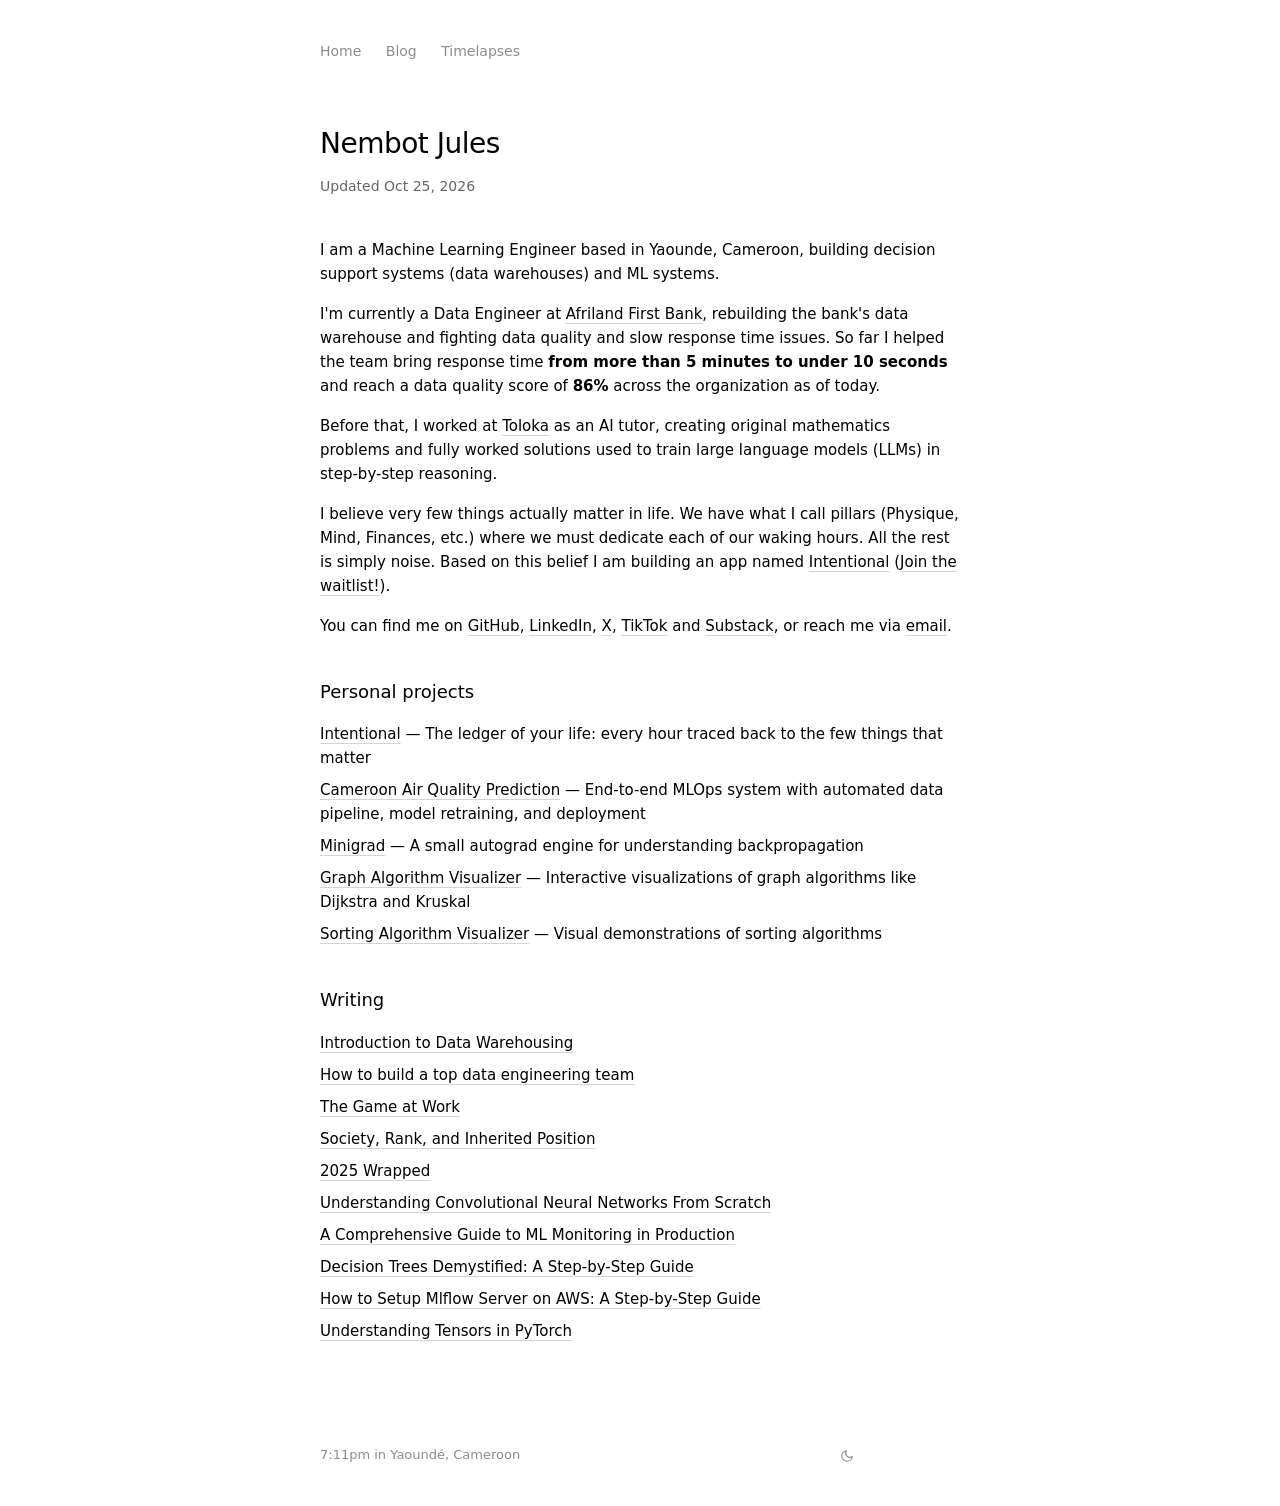
<file: index.html>
<!DOCTYPE html>
<html lang="en" data-theme="light">
<head>
    <meta charset="UTF-8">
    <meta name="viewport" content="width=device-width, initial-scale=1.0">
    <title>Nembot Jules</title>
    <meta name="description" content="Machine Learning Engineer building decision support systems and ML systems.">
    <meta property="og:title" content="Nembot Jules">
    <meta property="og:description" content="Machine Learning Engineer building decision support systems and ML systems.">
    <meta property="og:type" content="website">
    <meta property="og:url" content="https://nembotjules.vercel.app">
    <script>
        // Early theme setting to avoid flash
        (function() {
            const stored = localStorage.getItem('theme');
            const theme = stored || (window.matchMedia('(prefers-color-scheme: dark)').matches ? 'dark' : 'light');
            document.documentElement.setAttribute('data-theme', theme);
        })();
    </script>
    <style>
        @font-face {
            font-family: 'Inter';
            font-style: normal;
            font-weight: 100 900;
            font-display: swap;
            src: url('/fonts/inter-variable.woff2') format('woff2-variations');
        }
        
        :root[data-theme="light"] {
            --bg: #ffffff;
            --text: #000000;
            --text-secondary: #666666;
            --border: #e5e5e5;
            --hover-bg: #f5f5f5;
        }
        
        :root[data-theme="dark"] {
            --bg: #0a0a0a;
            --text: #f0f0f0;
            --text-secondary: #a0a0a0;
            --border: #2a2a2a;
            --hover-bg: #1a1a1a;
        }
        
        * {
            margin: 0;
            padding: 0;
            box-sizing: border-box;
        }
        
        body {
            font-family: Inter, system-ui, -apple-system, sans-serif;
            background-color: var(--bg);
            color: var(--text);
            line-height: 1.6;
            padding: 40px 20px 80px;
            max-width: 680px;
            margin: 0 auto;
            transition: background-color 0.2s, color 0.2s;
        }
        
        a {
            color: var(--text);
            text-decoration: none;
            border-bottom: 1px solid var(--text);
            transition: opacity 0.2s ease;
        }
        
        a:hover {
            opacity: 0.6;
        }
        
        nav {
            margin-bottom: 60px;
            font-size: 14px;
        }
        
        nav a {
            margin-right: 20px;
            border-bottom: none;
        }
        
        nav a:hover {
            border-bottom: 1px solid var(--text);
        }
        
        h1 {
            font-size: 28px;
            font-weight: 400;
            margin-bottom: 8px;
            letter-spacing: -0.5px;
        }
        
        .updated {
            font-size: 14px;
            color: var(--text-secondary);
            margin-bottom: 40px;
        }
        
        h2 {
            font-size: 18px;
            font-weight: 500;
            margin-top: 40px;
            margin-bottom: 16px;
        }
        
        p {
            margin-bottom: 16px;
            font-size: 15px;
        }
        
        ul {
            list-style: none;
            margin-bottom: 30px;
        }
        
        ul li {
            margin-bottom: 8px;
            font-size: 15px;
        }
        
        ul li a {
            display: inline-block;
        }
        
        .intro {
            margin-bottom: 40px;
        }
        
        footer {
            position: fixed;
            bottom: 0;
            left: 0;
            right: 0;
            background-color: var(--bg);
            border-top: 1px solid var(--border);
            padding: 12px 20px;
            display: flex;
            justify-content: space-between;
            align-items: center;
            font-size: 13px;
            transition: background-color 0.2s, border-color 0.2s;
        }
        
        .theme-toggle {
            background: none;
            border: 1px solid var(--border);
            color: var(--text);
            padding: 4px 12px;
            cursor: pointer;
            border-radius: 4px;
            font-size: 13px;
            font-family: Inter, system-ui, -apple-system, sans-serif;
            transition: background-color 0.2s, border-color 0.2s;
        }
        
        .theme-toggle:hover {
            background-color: var(--hover-bg);
        }
        
        @media (max-width: 480px) {
            body {
                padding: 30px 15px 80px;
            }
            
            h1 {
                font-size: 24px;
            }
            
            nav a {
                margin-right: 15px;
            }
            
            footer {
                font-size: 12px;
                padding: 10px 15px;
            }
            
            .theme-toggle {
                font-size: 12px;
                padding: 3px 10px;
            }
        }
    </style>
    <link rel="stylesheet" href="/assets/site.css">
</head>
<body>
    <nav>
        <a href="/index.html">Home</a>
        <a href="/blog/index.html">Blog</a>
        <a href="/timelapses.html">Timelapses</a>
    </nav>
    
    <h1>Nembot Jules</h1>
    <div class="updated" id="updated">Updated Oct 25, 2026</div>
    
    <div class="intro">
        <p>I am a Machine Learning Engineer based in Yaounde, Cameroon, building decision support systems (data warehouses) and ML systems.</p>
        
        <p>I'm currently a Data Engineer at <a href="https://www.afrilandfirstbank.com/">Afriland First Bank</a>, rebuilding the bank's data warehouse and fighting data quality and slow response time issues. So far I helped the team bring response time <strong>from more than 5 minutes to under 10 seconds</strong> and reach a data quality score of <strong>86%</strong> across the organization as of today.</p>
        
        <p>Before that, I worked at <a href="https://toloka.ai/">Toloka</a> as an AI tutor, creating original mathematics problems and fully worked solutions used to train large language models (LLMs) in step-by-step reasoning.</p>
        
        <p>I believe very few things actually matter in life. We have what I call pillars (Physique, Mind, Finances, etc.) where we must dedicate each of our waking hours. All the rest is simply noise. Based on this belief I am building an app named <a href="/intentional">Intentional</a> (<a href="/intentional#waitlist">Join the waitlist!</a>).</p>
        
        <p>You can find me on <a href="https://github.com/NembotJules">GitHub</a>, <a href="https://www.linkedin.com/in/nembotjules/">LinkedIn</a>, <a href="https://x.com/Clinton_ai">X</a>, <a href="https://www.tiktok.com/@jules_clinton">TikTok</a> and <a href="https://substack.com/@julesnembot">Substack</a>, or reach me via <a href="mailto:juniorbertrand761@gmail.com">email</a>.</p>
    </div>
    
    <h2>Personal projects</h2>
    <ul>
        <li><a href="/intentional">Intentional</a> — The ledger of your life: every hour traced back to the few things that matter</li>
        <li><a href="https://github.com/NembotJules/Cameroon-Air-Quality-Prediction">Cameroon Air Quality Prediction</a> — End-to-end MLOps system with automated data pipeline, model retraining, and deployment</li>
        <li><a href="https://github.com/NembotJules/minigrad">Minigrad</a> — A small autograd engine for understanding backpropagation</li>
        <li><a href="https://github.com/NembotJules/Graph-Algorithm-Visualizer">Graph Algorithm Visualizer</a> — Interactive visualizations of graph algorithms like Dijkstra and Kruskal</li>
        <li><a href="https://github.com/NembotJules/Sorting-Visualizer">Sorting Algorithm Visualizer</a> — Visual demonstrations of sorting algorithms</li>
    </ul>
    
    <h2>Writing</h2>
    <ul>
        <li><a href="/blog/introduction-to-data-warehousing.html">Introduction to Data Warehousing</a></li>
        <li><a href="/blog/how-to-build-a-top-data-engineering-team.html">How to build a top data engineering team</a></li>
        <li><a href="/blog/the-game-at-work.html">The Game at Work</a></li>
        <li><a href="/blog/society-rank-and-inherited-position.html">Society, Rank, and Inherited Position</a></li>
        <li><a href="/blog/2025-wrapped.html">2025 Wrapped</a></li>
        <li><a href="/blog/CNN/CNN.html">Understanding Convolutional Neural Networks From Scratch</a></li>
        <li><a href="https://medium.com/@juniorbertrand761/a-comprehensive-guide-to-ml-monitoring-in-production-e202fe1da3d0">A Comprehensive Guide to ML Monitoring in Production</a></li>
        <li><a href="https://medium.com/@juniorbertrand761/decision-trees-demystified-a-step-by-step-guide-d7ac08d6f6a1">Decision Trees Demystified: A Step-by-Step Guide</a></li>
        <li><a href="https://medium.com/@juniorbertrand761/how-to-setup-mlflow-server-on-aws-a-step-by-step-guide-10aa38a9ca5d">How to Setup Mlflow Server on AWS: A Step-by-Step Guide</a></li>
        <li><a href="https://nembotjules.bearblog.dev/understanding-tensors-dimensions-shapes-sizes-and-axes-in-pytorch/">Understanding Tensors in PyTorch</a></li>
    </ul>
    
    <footer class="site-footer">
        <p><span id="time" class="tabular-nums" style="visibility:hidden">0:00pm</span> in Yaoundé, Cameroon</p>
        <button type="button" class="theme-toggle" id="theme-toggle" aria-label="Switch to dark theme"></button>
    </footer>
    <script src="/assets/site.js"></script>
    
    <script>
        
        // Fetch last commit date
        fetch('https://api.github.com/repos/NembotJules/NembotJules.github.io/commits/main')
            .then(res => res.json())
            .then(data => {
                const date = new Date(data.commit.committer.date);
                const formatted = date.toLocaleDateString('en-US', {
                    month: 'short',
                    day: 'numeric',
                    year: 'numeric'
                });
                document.getElementById('updated').textContent = 'Updated ' + formatted;
            })
            .catch(() => {
                // Keep fallback date on error
            });
    </script>
</body>
</html>
</file>
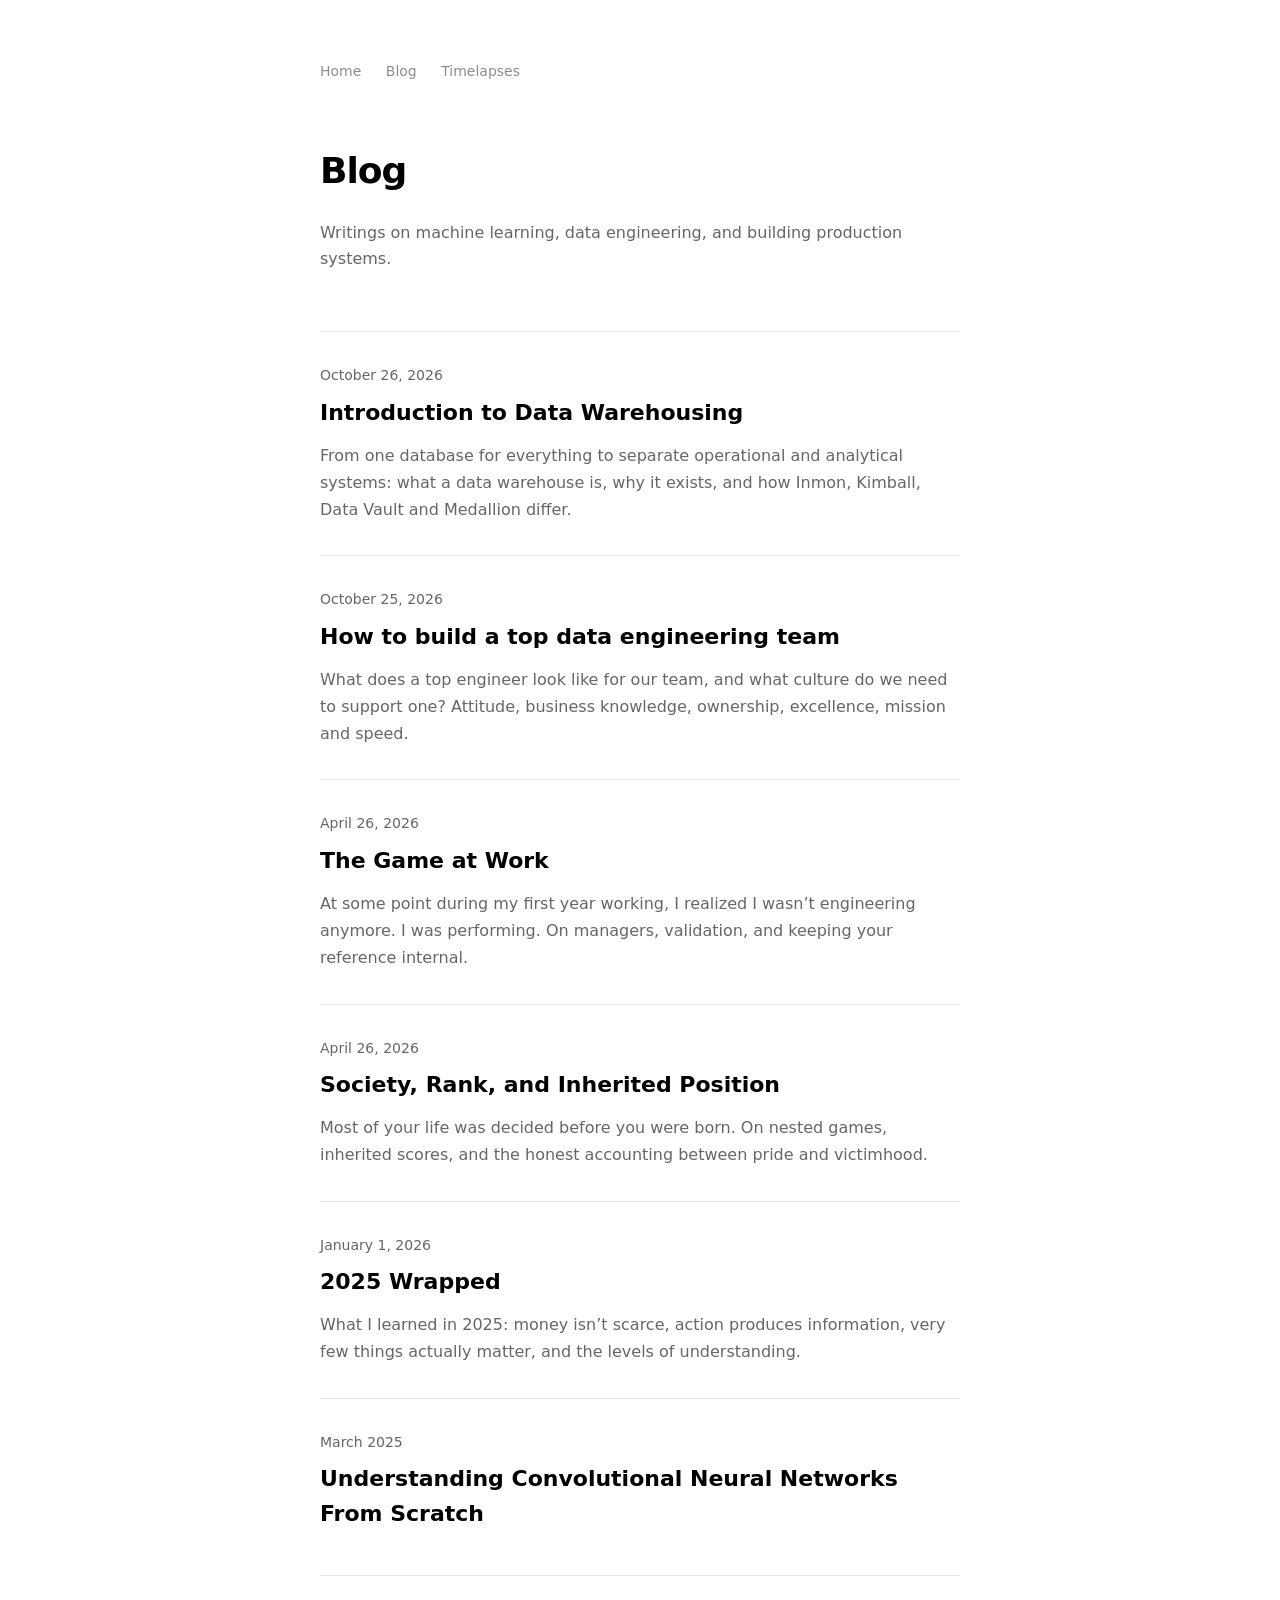
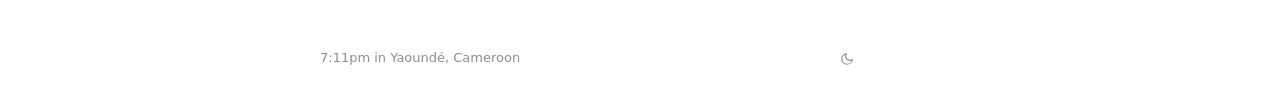
<file: blog/index.html>
<!DOCTYPE html>
<html lang="en" data-theme="light">
<head>
    <meta charset="UTF-8">
    <meta name="viewport" content="width=device-width, initial-scale=1.0">
    <title>Blog — Nembot Jules</title>
    <meta name="description" content="Writings on machine learning, data engineering, and building production ML systems.">
    <meta property="og:title" content="Blog — Nembot Jules">
    <meta property="og:description" content="Writings on machine learning, data engineering, and building production ML systems.">
    <link rel="alternate" type="application/rss+xml" title="Nembot Jules Blog" href="/blog/rss.xml">
    <script>
        // Early theme setting to avoid flash
        (function() {
            const stored = localStorage.getItem('theme');
            const theme = stored || (window.matchMedia('(prefers-color-scheme: dark)').matches ? 'dark' : 'light');
            document.documentElement.setAttribute('data-theme', theme);
        })();
    </script>
    <style>
        @font-face {
            font-family: 'Inter';
            font-style: normal;
            font-weight: 100 900;
            font-display: swap;
            src: url('/fonts/inter-variable.woff2') format('woff2-variations');
        }
        
        :root[data-theme="light"] {
            --bg: #ffffff;
            --text: #000000;
            --text-secondary: #666666;
            --border: #e5e5e5;
            --hover-bg: #fafafa;
        }
        
        :root[data-theme="dark"] {
            --bg: #0a0a0a;
            --text: #f0f0f0;
            --text-secondary: #a0a0a0;
            --border: #2a2a2a;
            --hover-bg: #1a1a1a;
        }
        
        * {
            margin: 0;
            padding: 0;
            box-sizing: border-box;
        }
        
        body {
            font-family: Inter, system-ui, -apple-system, sans-serif;
            background-color: var(--bg);
            color: var(--text);
            line-height: 1.6;
            padding: 60px 20px 80px;
            max-width: 680px;
            margin: 0 auto;
            transition: background-color 0.2s, color 0.2s;
        }
        
        a {
            color: var(--text);
            text-decoration: none;
            border-bottom: 1px solid var(--text);
            transition: opacity 0.2s ease;
        }
        
        a:hover {
            opacity: 0.6;
        }
        
        nav {
            margin-bottom: 60px;
            font-size: 14px;
        }
        
        nav a {
            margin-right: 20px;
            border-bottom: none;
        }
        
        nav a:hover {
            border-bottom: 1px solid var(--text);
        }
        
        h1 {
            font-size: 36px;
            font-weight: 600;
            margin-bottom: 20px;
            letter-spacing: -1px;
        }
        
        .subtitle {
            font-size: 16px;
            color: var(--text-secondary);
            margin-bottom: 60px;
        }
        
        .post-list {
            border-top: 1px solid var(--border);
        }
        
        .post-item {
            border-bottom: 1px solid var(--border);
            padding: 32px 0;
        }
        
        .post-item:hover {
            background-color: var(--hover-bg);
            margin-left: -20px;
            margin-right: -20px;
            padding-left: 20px;
            padding-right: 20px;
        }
        
        .post-date {
            font-size: 14px;
            color: var(--text-secondary);
            margin-bottom: 8px;
        }
        
        .post-title {
            font-size: 22px;
            font-weight: 600;
            margin-bottom: 12px;
        }
        
        .post-title a {
            border-bottom: none;
        }
        
        .post-excerpt {
            font-size: 16px;
            color: var(--text-secondary);
            line-height: 1.7;
        }
        
        footer {
            position: fixed;
            bottom: 0;
            left: 0;
            right: 0;
            background-color: var(--bg);
            border-top: 1px solid var(--border);
            padding: 12px 20px;
            display: flex;
            justify-content: space-between;
            align-items: center;
            font-size: 13px;
            transition: background-color 0.2s, border-color 0.2s;
        }
        
        .theme-toggle {
            background: none;
            border: 1px solid var(--border);
            color: var(--text);
            padding: 4px 12px;
            cursor: pointer;
            border-radius: 4px;
            font-size: 13px;
            font-family: Inter, system-ui, -apple-system, sans-serif;
            transition: background-color 0.2s, border-color 0.2s;
        }
        
        .theme-toggle:hover {
            background-color: var(--hover-bg);
        }
        
        @media (max-width: 480px) {
            body {
                padding: 40px 15px 80px;
            }
            
            h1 {
                font-size: 28px;
            }
            
            .post-title {
                font-size: 20px;
            }
            
            footer {
                font-size: 12px;
                padding: 10px 15px;
            }
            
            .theme-toggle {
                font-size: 12px;
                padding: 3px 10px;
            }
        }
    </style>
    <link rel="stylesheet" href="/assets/site.css">
</head>
<body>
    <nav>
        <a href="/index.html">Home</a>
        <a href="/blog/index.html">Blog</a>
        <a href="/timelapses.html">Timelapses</a>
    </nav>
    
    <h1>Blog</h1>
    <p class="subtitle">Writings on machine learning, data engineering, and building production systems.</p>
    
    <div class="post-list">
        <article class="post-item">
            <div class="post-date">October 26, 2026</div>
            <h2 class="post-title">
                <a href="/blog/introduction-to-data-warehousing.html">Introduction to Data Warehousing</a>
            </h2>
            <p class="post-excerpt">
                From one database for everything to separate operational and analytical systems: what a data warehouse is, why it exists, and how Inmon, Kimball, Data Vault and Medallion differ.
            </p>
        </article>
        <article class="post-item">
            <div class="post-date">October 25, 2026</div>
            <h2 class="post-title">
                <a href="/blog/how-to-build-a-top-data-engineering-team.html">How to build a top data engineering team</a>
            </h2>
            <p class="post-excerpt">
                What does a top engineer look like for our team, and what culture do we need to support one? Attitude, business knowledge, ownership, excellence, mission and speed.
            </p>
        </article>
        <article class="post-item">
            <div class="post-date">April 26, 2026</div>
            <h2 class="post-title">
                <a href="/blog/the-game-at-work.html">The Game at Work</a>
            </h2>
            <p class="post-excerpt">
                At some point during my first year working, I realized I wasn’t engineering anymore. I was performing. On managers, validation, and keeping your reference internal.
            </p>
        </article>
        <article class="post-item">
            <div class="post-date">April 26, 2026</div>
            <h2 class="post-title">
                <a href="/blog/society-rank-and-inherited-position.html">Society, Rank, and Inherited Position</a>
            </h2>
            <p class="post-excerpt">
                Most of your life was decided before you were born. On nested games, inherited scores, and the honest accounting between pride and victimhood.
            </p>
        </article>
        <article class="post-item">
            <div class="post-date">January 1, 2026</div>
            <h2 class="post-title">
                <a href="/blog/2025-wrapped.html">2025 Wrapped</a>
            </h2>
            <p class="post-excerpt">
                What I learned in 2025: money isn’t scarce, action produces information, very few things actually matter, and the levels of understanding.
            </p>
        </article>
        <article class="post-item">
            <div class="post-date">March 2025</div>
            <h2 class="post-title">
                <a href="/blog/CNN/CNN.html">Understanding Convolutional Neural Networks From Scratch</a>
            </h2>
        </article>
    </div>
    
    <footer class="site-footer">
        <p><span id="time" class="tabular-nums" style="visibility:hidden">0:00pm</span> in Yaoundé, Cameroon</p>
        <button type="button" class="theme-toggle" id="theme-toggle" aria-label="Switch to dark theme"></button>
    </footer>
    <script src="/assets/site.js"></script>
    
    </body>
</html>
</file>
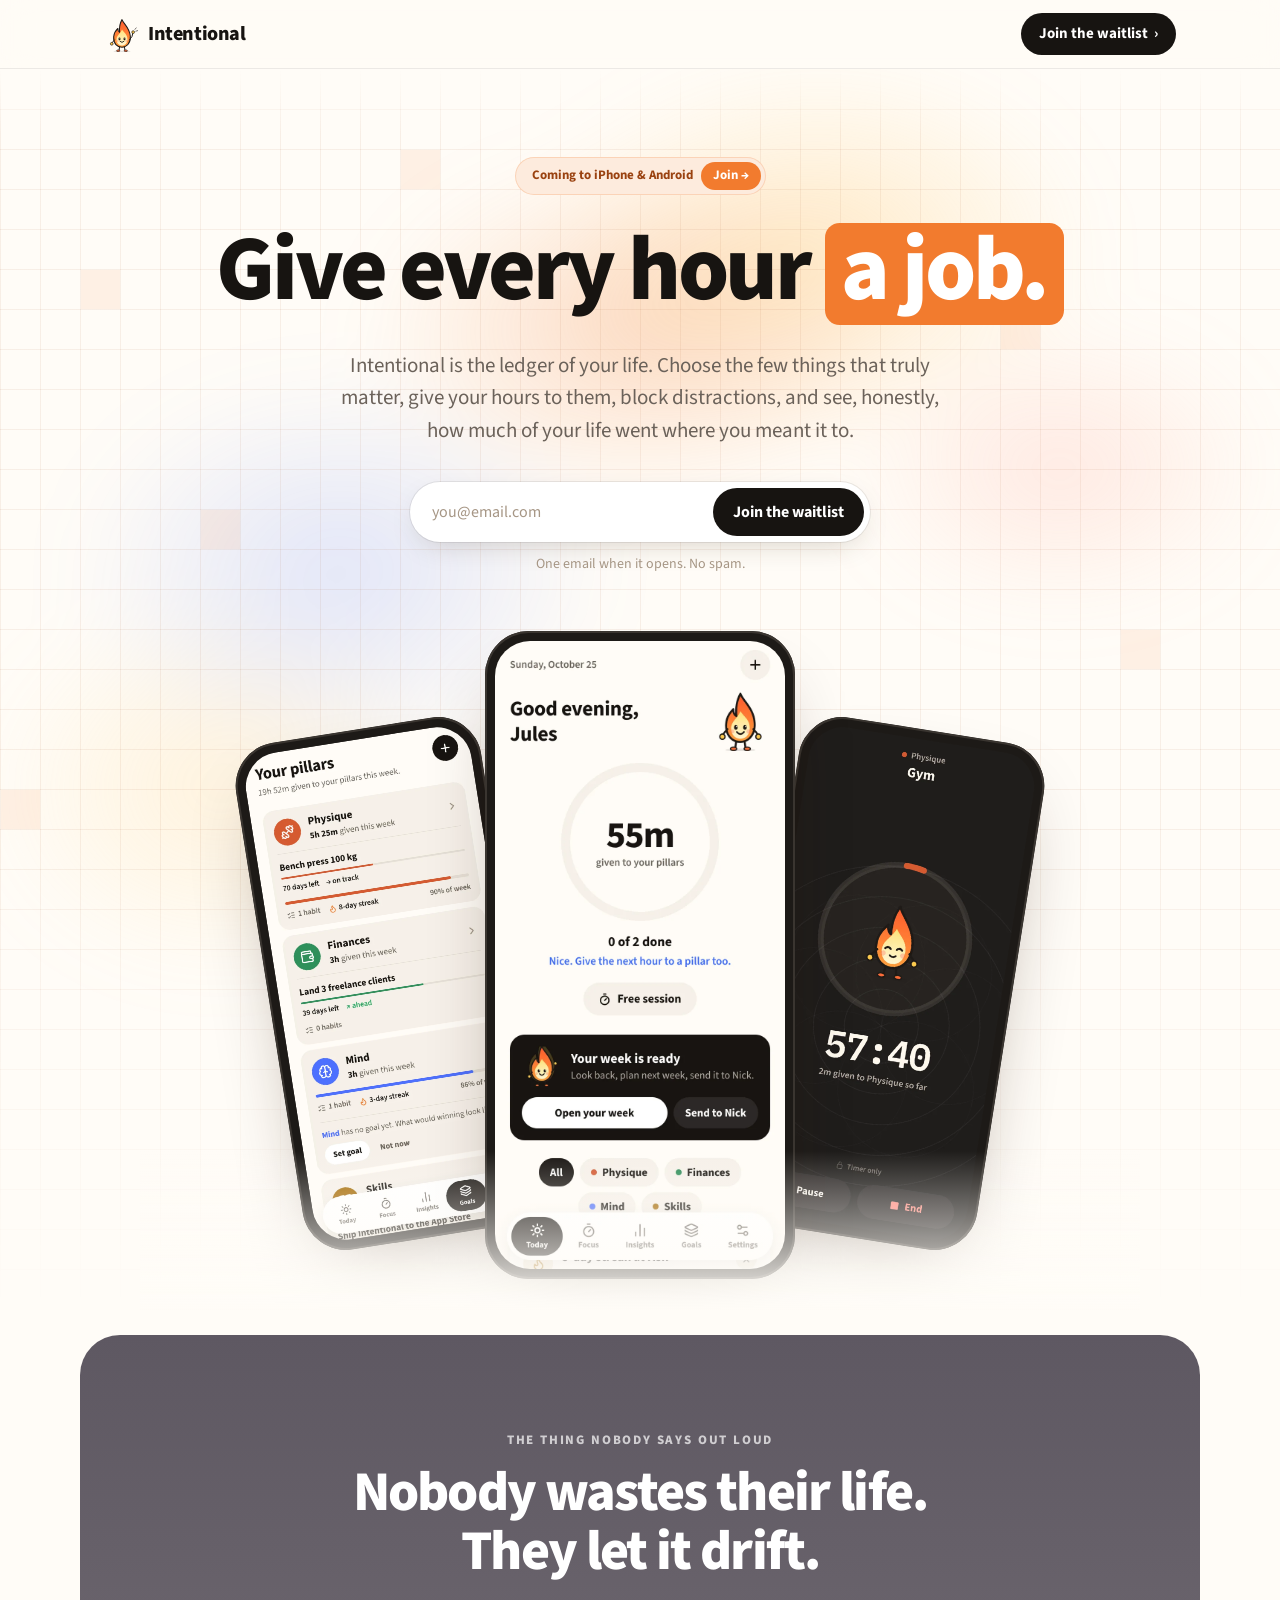
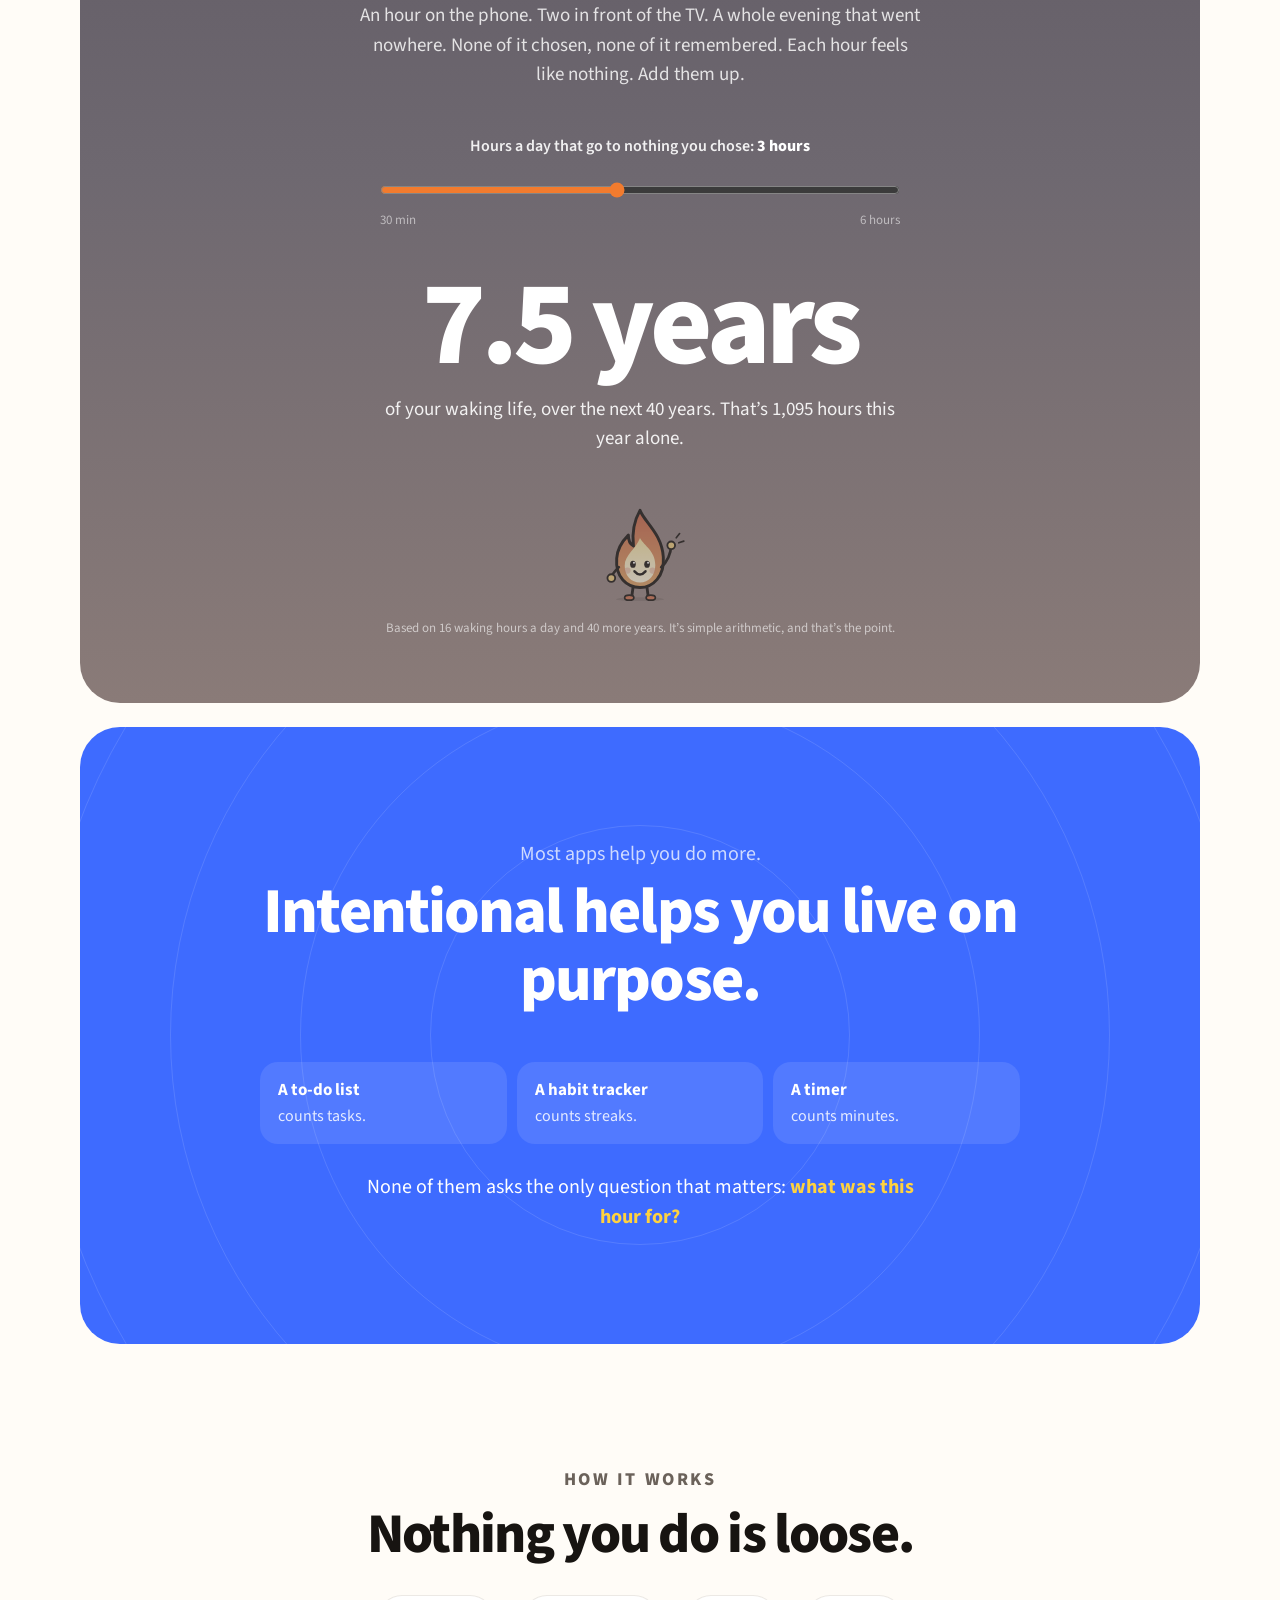
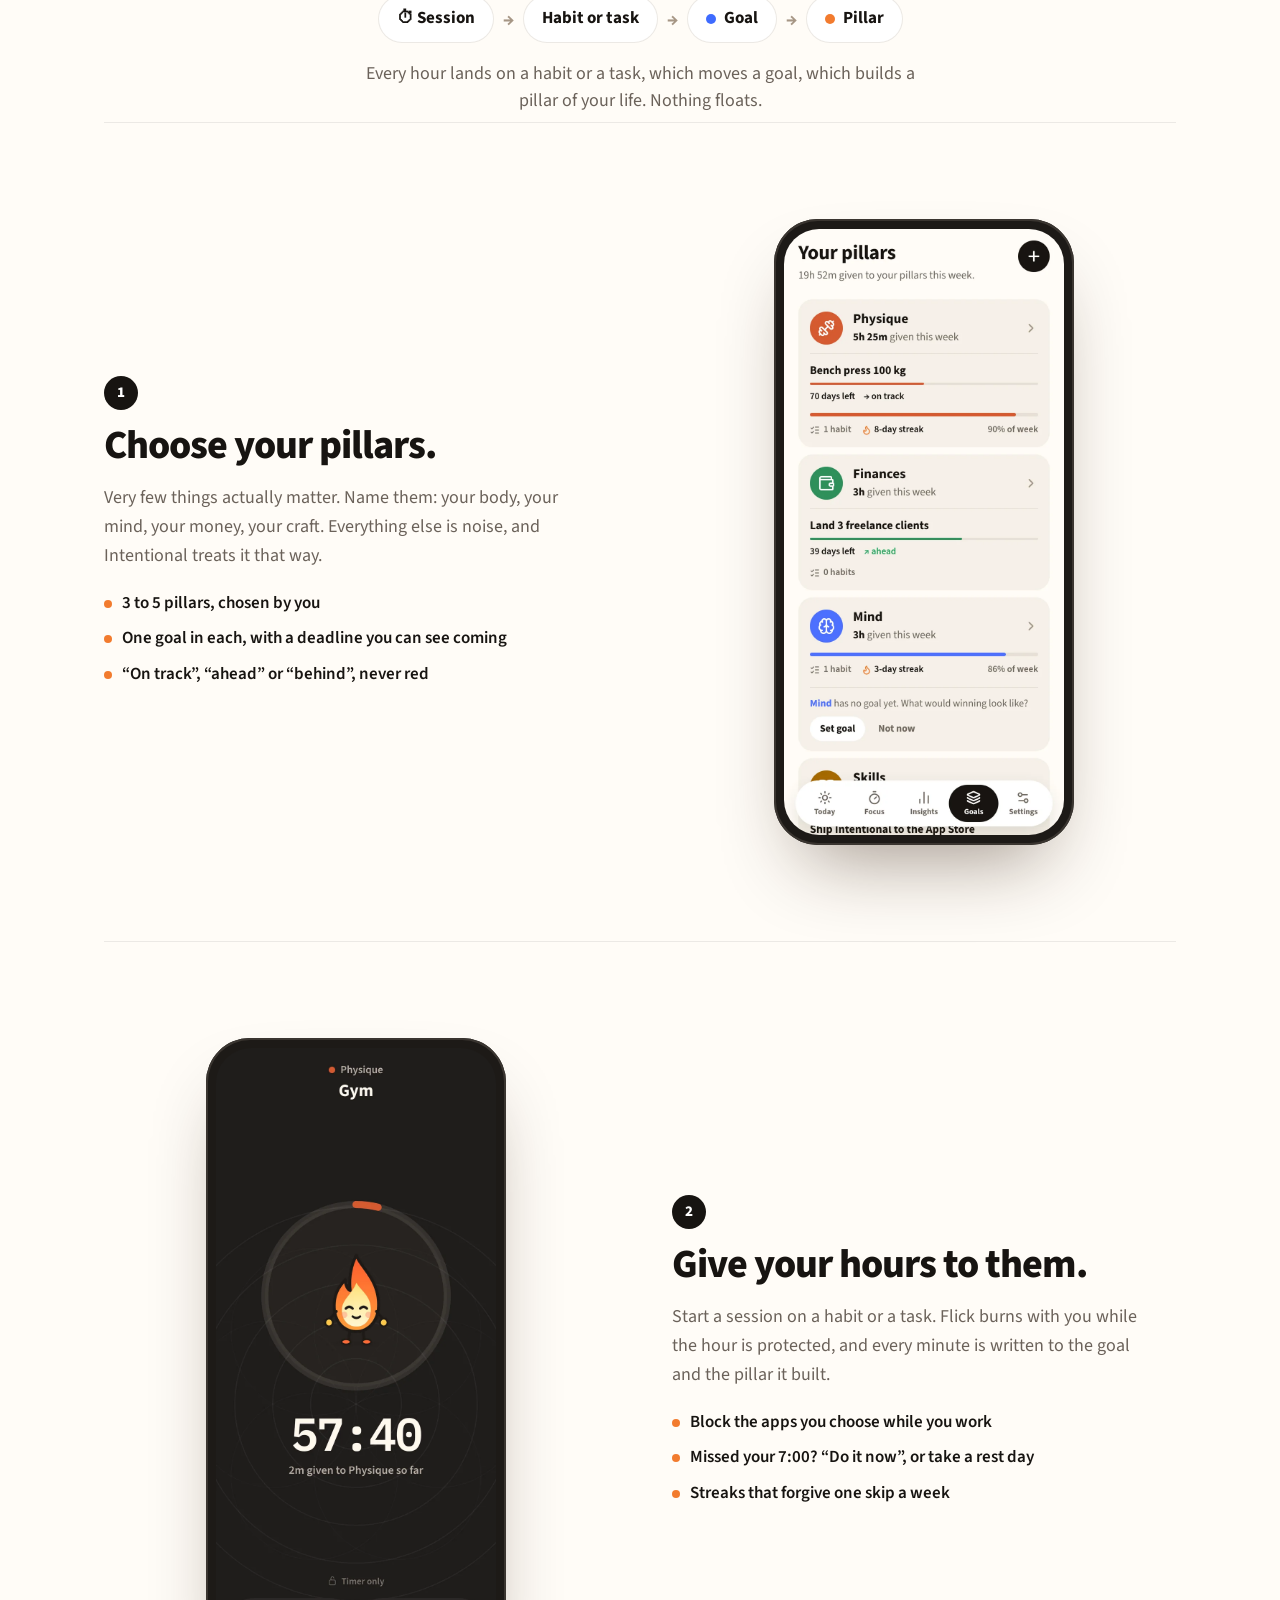
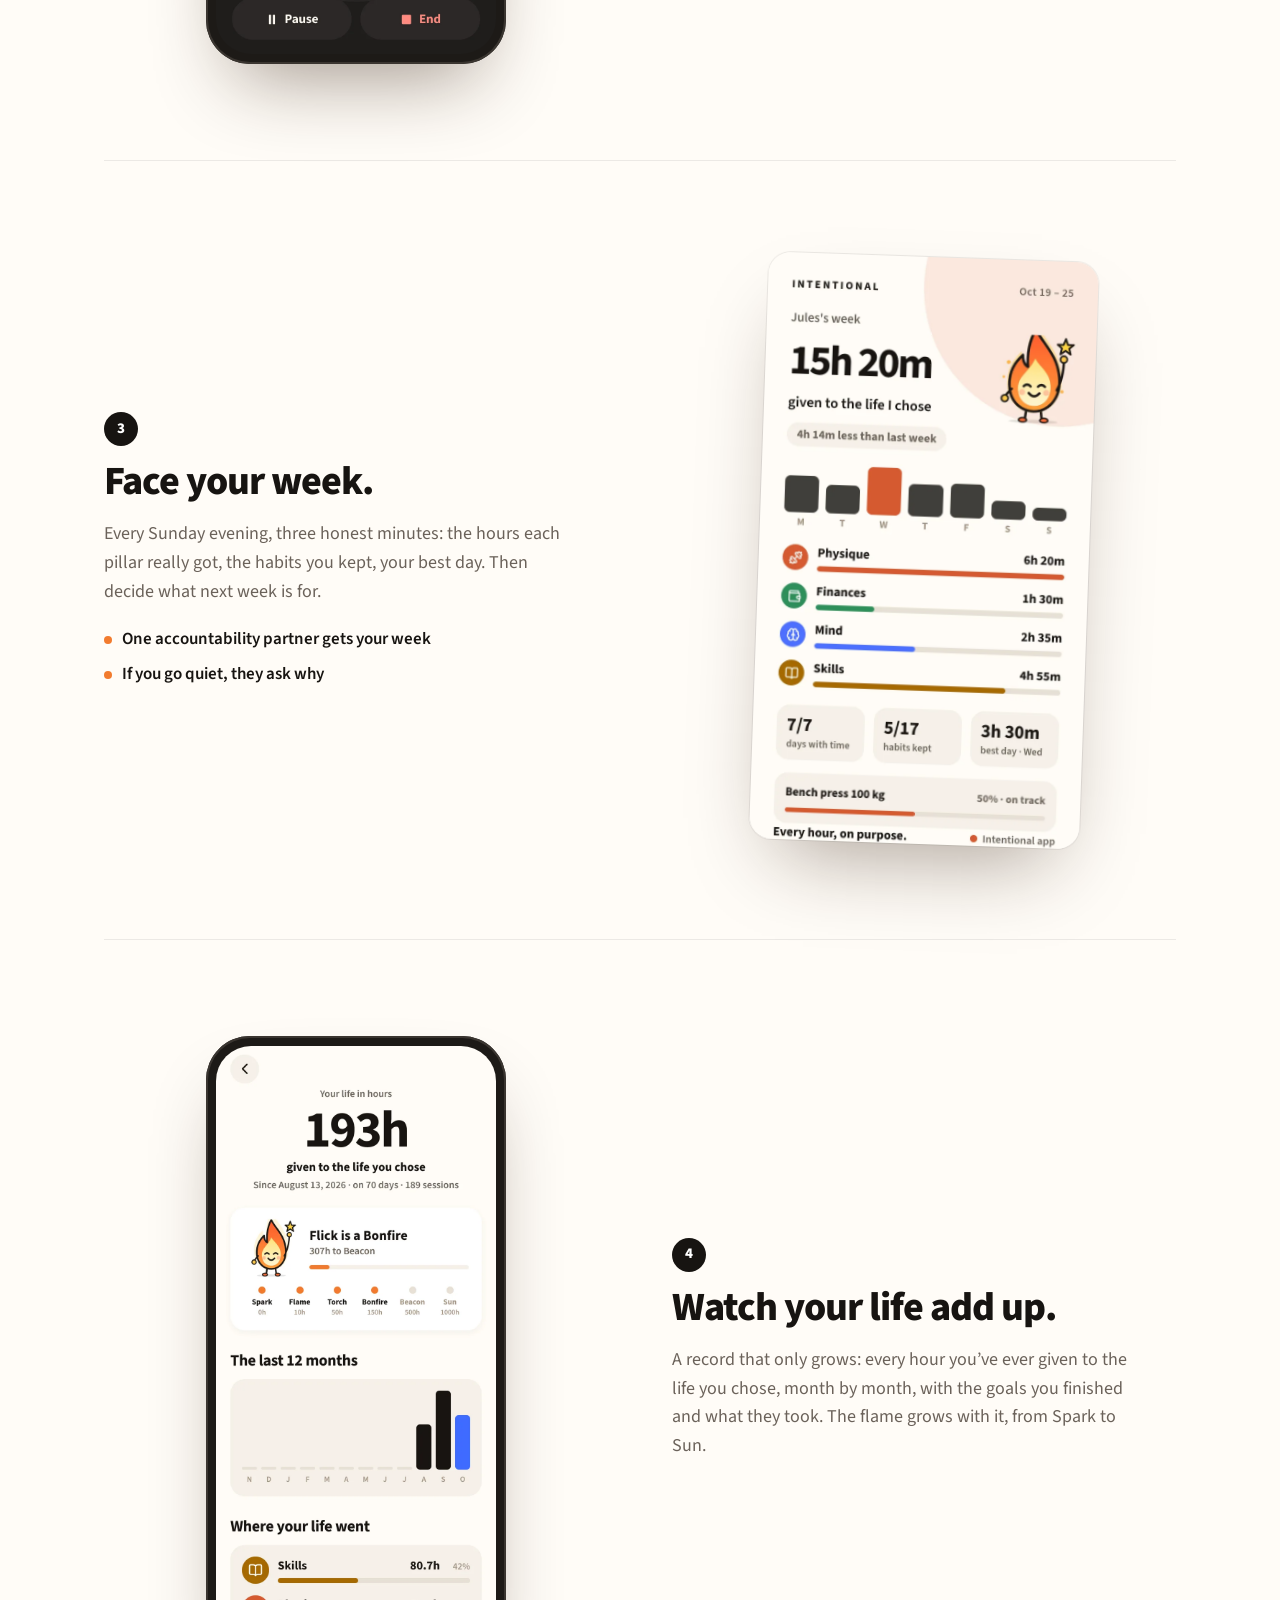
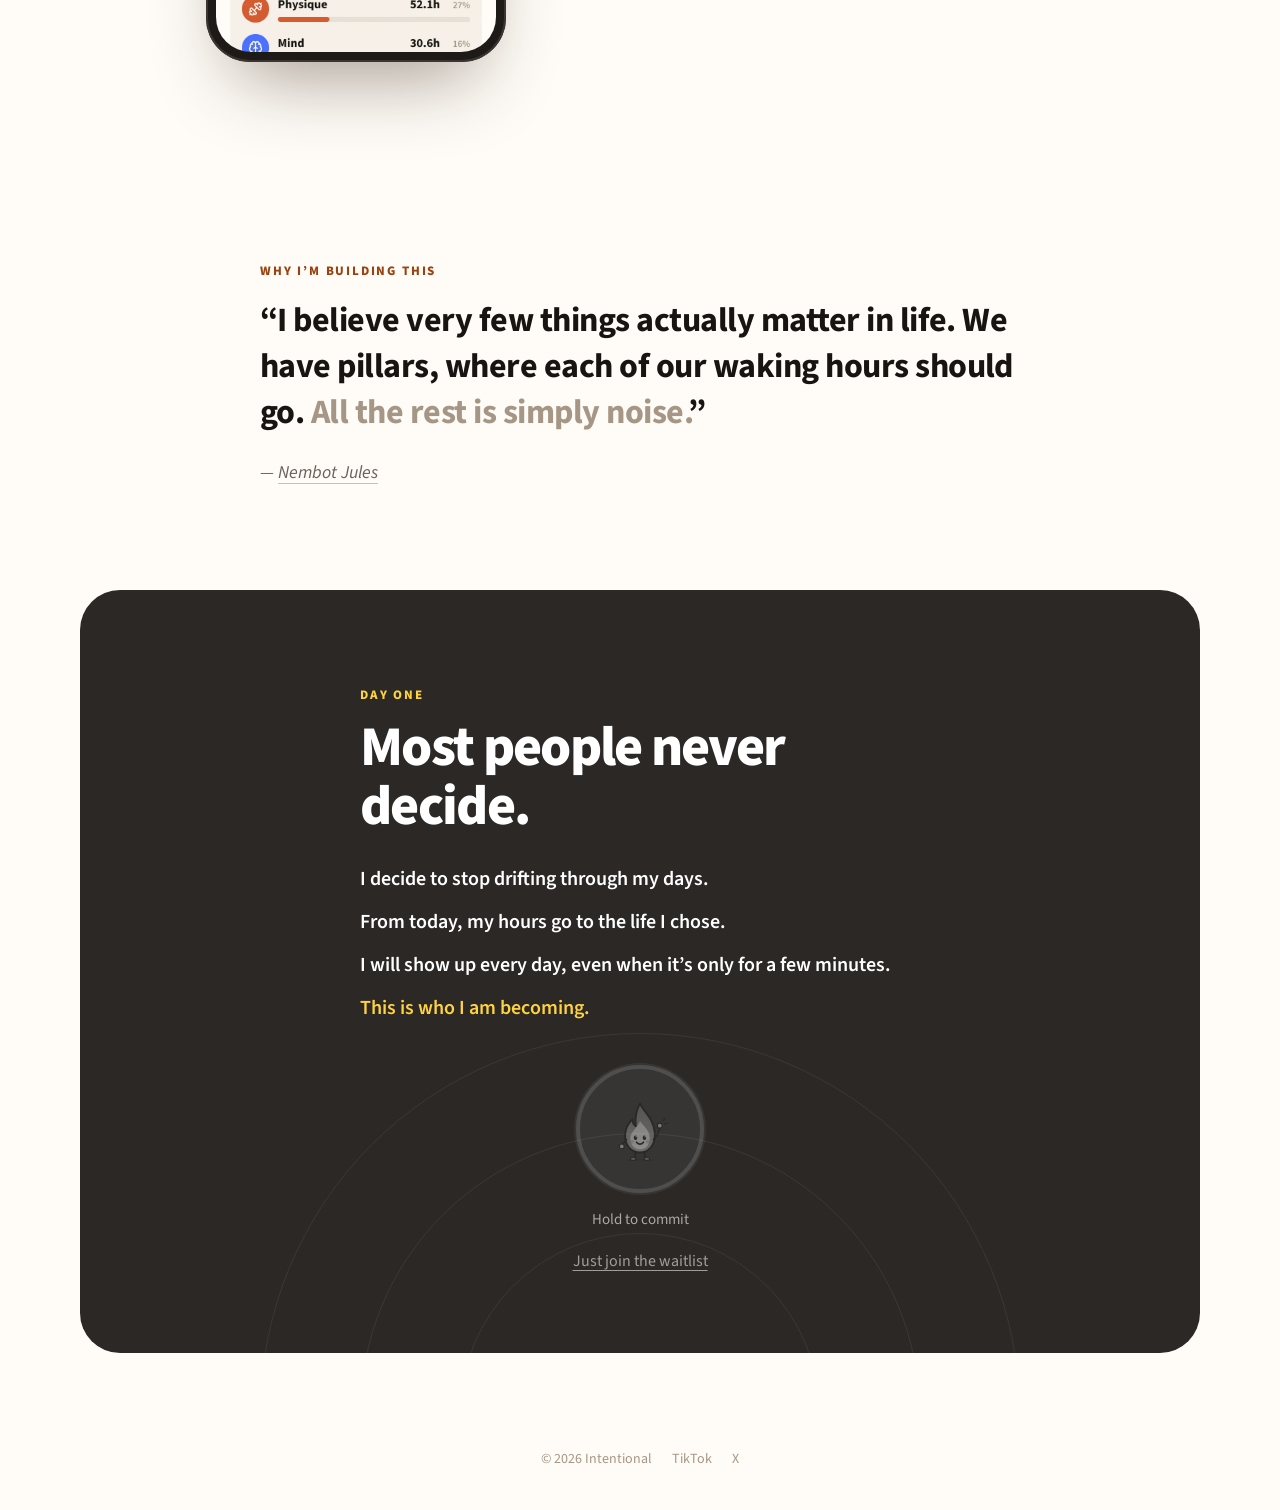
<file: intentional/index.html>
<!DOCTYPE html>
<html lang="en">
<head>
    <meta charset="UTF-8">
    <meta name="viewport" content="width=device-width, initial-scale=1.0">
    <title>Intentional · Give every hour a job</title>
    <meta name="description" content="Nobody wastes their life. They let it drift. Intentional is the ledger of your life: every hour traced back to the few things you decided matter. Join the waitlist.">
    <meta property="og:title" content="Intentional · Give every hour a job">
    <meta property="og:description" content="Nobody wastes their life. They let it drift. Intentional is the ledger of your life: every hour traced back to the few things you decided matter.">
    <meta property="og:type" content="website">
    <meta property="og:url" content="https://nembotjules.vercel.app/intentional/">
    <meta property="og:image" content="https://nembotjules.vercel.app/intentional/img/week.webp">
    <meta name="theme-color" content="#FFFCF7">
    <link rel="icon" href="/intentional/img/flick.svg" type="image/svg+xml">
    <link rel="preconnect" href="https://fonts.googleapis.com">
    <link rel="preconnect" href="https://fonts.gstatic.com" crossorigin>
    <link href="https://fonts.googleapis.com/css2?family=Source+Sans+3:wght@400;500;600;700;800&display=swap" rel="stylesheet">
    <style>
        :root {
            --canvas: #FFFCF7;
            --surface: #FFFFFF;
            --raised: #F4F0E8;
            --ink: #171411;
            --soft: #6B625A;
            --faint: #A69685;
            --rule: rgba(23, 20, 17, 0.08);
            --orange: #F27B2E;
            --orange-soft: #FDEBDD;
            --orange-ink: #9A4210;
            --blue: #3E6BFF;
            --green: #22A35A;
            --gold: #FFD23F;
            --night: #2B2826;
            color-scheme: light;
        }
        * { margin: 0; padding: 0; box-sizing: border-box; }
        html { scroll-behavior: smooth; }
        body {
            font-family: 'Source Sans 3', system-ui, -apple-system, sans-serif;
            background: var(--canvas);
            color: var(--ink);
            -webkit-font-smoothing: antialiased;
            text-rendering: optimizeLegibility;
            line-height: 1.5;
        }
        a { color: inherit; }
        img { display: block; max-width: 100%; }
        main { overflow-x: clip; }
        .wrap { max-width: 1120px; margin: 0 auto; padding: 0 16px; }
        .narrow { max-width: 760px; margin: 0 auto; padding: 0 16px; }
        @media (min-width: 640px) { .wrap, .narrow { padding: 0 24px; } }

        /* Header */
        header.top {
            position: sticky; top: 0; z-index: 50;
            background: rgba(255, 252, 247, 0.8);
            backdrop-filter: saturate(1.4) blur(18px);
            -webkit-backdrop-filter: saturate(1.4) blur(18px);
            border-bottom: 1px solid var(--rule);
        }
        header.top .wrap { height: 68px; display: flex; align-items: center; justify-content: space-between; }
        .brand { display: flex; align-items: center; gap: 8px; text-decoration: none; font-weight: 800; font-size: 20px; letter-spacing: -0.4px; }
        .brand img { width: 36px; height: 36px; }

        .btn {
            display: inline-flex; align-items: center; justify-content: center; gap: 6px;
            border: none; border-radius: 999px; cursor: pointer; text-decoration: none;
            font: inherit; font-weight: 700; font-size: 15px;
            padding: 10px 18px; background: var(--ink); color: #fff;
            transition: transform 0.15s ease, background 0.2s ease;
        }
        .btn:active { transform: scale(0.97); }
        .btn .chev { transition: transform 0.2s ease; }
        .btn:hover .chev { transform: translateX(2px); }

        .eyebrow { font-size: 13px; font-weight: 800; letter-spacing: 0.14em; text-transform: uppercase; color: var(--orange-ink); }
        h2 { font-size: 36px; line-height: 1.06; font-weight: 800; letter-spacing: -0.03em; margin-top: 12px; }
        @media (min-width: 640px) { h2 { font-size: 56px; } }
        .hl {
            display: inline-block; background: var(--orange); color: #fff;
            border-radius: 0.16em; padding: 0 0.18em 0.06em; line-height: 1.05;
        }

        /* Hero */
        .hero { position: relative; isolation: isolate; text-align: center; }
        .hero-bg { position: absolute; inset: 0; z-index: -1; overflow: hidden; pointer-events: none; }
        .hero-glow {
            position: absolute; top: 0; left: 50%; width: 1500px; height: 1000px; transform: translateX(-50%);
            filter: blur(40px);
            background:
                radial-gradient(26% 24% at 50% 26%, rgba(242, 123, 46, 0.26), transparent 70%),
                radial-gradient(26% 26% at 62% 18%, rgba(255, 196, 92, 0.30), transparent 70%),
                radial-gradient(20% 20% at 78% 40%, rgba(255, 160, 140, 0.22), transparent 70%),
                radial-gradient(26% 28% at 30% 50%, rgba(62, 107, 255, 0.16), transparent 70%),
                radial-gradient(22% 26% at 22% 72%, rgba(255, 210, 120, 0.22), transparent 70%);
        }
        .hero-grid {
            position: absolute; top: 0; left: 50%; width: 2400px; height: 100%; transform: translateX(-50%);
            background-image:
                linear-gradient(90deg, rgba(154, 66, 16, 0.07) 1px, transparent 1px),
                linear-gradient(rgba(154, 66, 16, 0.07) 1px, transparent 1px);
            background-size: 40px 40px;
            -webkit-mask-image: linear-gradient(transparent, #000 64px, #000 62%, transparent);
            mask-image: linear-gradient(transparent, #000 64px, #000 62%, transparent);
        }
        .hero-grid span { position: absolute; width: 39px; height: 39px; background: rgba(242, 123, 46, 0.09); display: none; }
        @media (min-width: 1024px) { .hero-grid span { display: block; } }

        .badge {
            display: inline-flex; align-items: center; gap: 8px;
            margin-top: 56px; padding: 4px 4px 4px 16px;
            border-radius: 999px; border: 1px solid rgba(242, 123, 46, 0.22); background: var(--orange-soft);
            color: var(--orange-ink); font-size: 13px; font-weight: 700; text-decoration: none;
        }
        .badge b { background: var(--orange); color: #fff; border-radius: 999px; padding: 4px 12px; font-weight: 700; }
        @media (min-width: 640px) { .badge { margin-top: 88px; } }

        h1 {
            max-width: 920px; margin: 28px auto 0;
            font-size: 46px; line-height: 1.02; font-weight: 800; letter-spacing: -0.035em;
        }
        @media (min-width: 640px) { h1 { font-size: 76px; } }
        @media (min-width: 1024px) { h1 { font-size: 92px; } }
        .lede { max-width: 600px; margin: 24px auto 0; font-size: 19px; line-height: 1.55; color: var(--soft); }
        @media (min-width: 640px) { .lede { font-size: 21px; } }

        /* Waitlist form */
        .waitlist { max-width: 460px; margin: 36px auto 0; }
        .waitlist form { display: flex; gap: 8px; padding: 6px; border-radius: 999px; background: var(--surface); box-shadow: 0 0 0 1px var(--rule), 0 10px 30px -12px rgba(58, 42, 20, 0.25); }
        .waitlist input[type=email] {
            flex: 1; min-width: 0; border: none; outline: none; background: transparent;
            font: inherit; font-size: 16px; padding: 0 8px 0 16px; color: var(--ink);
        }
        .waitlist input::placeholder { color: var(--faint); }
        .waitlist .btn { padding: 12px 20px; font-size: 16px; white-space: nowrap; }
        .waitlist .note { margin-top: 12px; font-size: 14px; color: var(--faint); }
        .waitlist .done { display: none; padding: 16px 20px; border-radius: 20px; background: var(--surface); box-shadow: 0 0 0 1px var(--rule); font-weight: 600; }
        .waitlist.ok form, .waitlist.ok .note { display: none; }
        .waitlist.ok .done { display: block; }
        .waitlist .err { display: none; margin-top: 10px; font-size: 14px; color: var(--orange-ink); }
        .waitlist.fail .err { display: block; }
        .hp { position: absolute; left: -9999px; }
        @media (max-width: 420px) {
            .waitlist form { flex-direction: column; border-radius: 24px; padding: 8px; }
            .waitlist input[type=email] { height: 48px; padding: 0 12px; text-align: center; }
        }

        /* Phones */
        .phone {
            position: relative; border-radius: 44px; padding: 10px; background: #1D1A17;
            box-shadow: inset 0 0 0 2px #3A3530, 0 40px 80px -30px rgba(40, 20, 0, 0.45);
        }
        .phone img { width: 100%; height: auto; aspect-ratio: 390 / 844; border-radius: 35px; background: var(--canvas); }
        .stage { position: relative; height: 640px; max-width: 1000px; margin: 56px auto 0; }
        .stage .phone { position: absolute; left: 50%; }
        .stage .center { top: 0; width: 290px; transform: translateX(-50%); z-index: 2; }
        .stage .left, .stage .right { display: none; top: 96px; width: 248px; }
        .stage .left { transform: translateX(-150%) rotate(-9deg); }
        .stage .right { transform: translateX(50%) rotate(9deg); }
        .stage .fade { position: absolute; left: 0; right: 0; bottom: 0; height: 160px; z-index: 3; background: linear-gradient(rgba(255, 252, 247, 0), var(--canvas)); }
        @media (min-width: 640px) { .stage { height: 680px; overflow: hidden; } .stage .center { width: 310px; } }
        @media (min-width: 860px) { .stage .left, .stage .right { display: block; } }

        /* Drift */
        .drift-sec { padding: 24px 0 0; }
        .drift {
            position: relative; isolation: isolate; overflow: hidden; border-radius: 40px; color: #fff;
            background: linear-gradient(180deg, #5E5862 0%, #6E6870 45%, #8A7B78 100%);
            padding: 72px 20px 56px; text-align: center;
        }
        .drift .eyebrow { color: rgba(255, 255, 255, 0.7); }
        .drift h2 { color: #fff; }
        .drift .lead { max-width: 560px; margin: 20px auto 0; font-size: 19px; line-height: 1.55; color: rgba(255, 255, 255, 0.82); }
        .calc { max-width: 520px; margin: 44px auto 0; }
        .calc label { display: block; font-size: 16px; font-weight: 600; color: rgba(255, 255, 255, 0.9); }
        .calc label output { font-weight: 800; color: #fff; }
        .calc input[type=range] { width: 100%; margin: 18px 0 4px; accent-color: var(--orange); height: 28px; cursor: pointer; }
        .calc .ticks { display: flex; justify-content: space-between; font-size: 13px; color: rgba(255, 255, 255, 0.55); }
        .years { margin-top: 36px; font-size: 88px; line-height: 1; font-weight: 800; letter-spacing: -0.04em; font-variant-numeric: tabular-nums; }
        @media (min-width: 640px) { .years { font-size: 120px; } }
        .years-sub { margin-top: 10px; font-size: 19px; color: rgba(255, 255, 255, 0.9); }
        .drift-flick { width: 120px; height: 120px; margin: 28px auto 0; transition: filter 0.35s ease, opacity 0.35s ease, transform 0.35s ease; transform-origin: 50% 100%; }
        .drift .fine { margin-top: 18px; font-size: 13px; color: rgba(255, 255, 255, 0.6); }
        @media (min-width: 640px) { .drift { padding: 96px 64px 64px; } }

        /* Live on purpose */
        .believe-sec { padding: 24px 0 0; }
        .believe {
            position: relative; isolation: isolate; overflow: hidden; border-radius: 40px; background: var(--blue); color: #fff;
            padding: 80px 20px; text-align: center;
        }
        .believe .rings { position: absolute; inset: 0; z-index: -1; pointer-events: none; }
        .believe .rings i { position: absolute; left: 50%; top: 50%; border: 1px solid rgba(255, 255, 255, 0.12); border-radius: 50%; transform: translate(-50%, -50%); }
        .believe .small { font-size: 20px; color: rgba(255, 255, 255, 0.75); }
        .believe .big { margin-top: 10px; font-size: 40px; line-height: 1.06; font-weight: 800; letter-spacing: -0.03em; }
        @media (min-width: 640px) { .believe .big { font-size: 64px; } .believe { padding: 112px 64px; } }
        .contrast { max-width: 760px; margin: 48px auto 0; display: grid; gap: 10px; text-align: left; }
        @media (min-width: 760px) { .contrast { grid-template-columns: repeat(3, 1fr); } }
        .contrast div { background: rgba(255, 255, 255, 0.1); border-radius: 18px; padding: 16px 18px; font-size: 16px; color: rgba(255, 255, 255, 0.85); }
        .contrast b { display: block; color: #fff; font-size: 17px; }
        .believe .answer { max-width: 560px; margin: 28px auto 0; font-size: 20px; line-height: 1.5; }
        .believe .answer strong { color: var(--gold); }

        /* How it works */
        .how-head { padding: 104px 0 8px; text-align: center; }
        .how-head p { max-width: 560px; margin: 18px auto 0; color: var(--soft); font-size: 18px; }
        .chain { display: flex; flex-wrap: wrap; justify-content: center; align-items: center; gap: 10px; margin: 32px auto 0; max-width: 760px; }
        .chip { display: inline-flex; align-items: center; gap: 8px; padding: 10px 18px; border-radius: 999px; background: var(--surface); box-shadow: 0 0 0 1px var(--rule); font-weight: 700; font-size: 17px; }
        .chip i { width: 10px; height: 10px; border-radius: 50%; display: inline-block; }
        .arrow { color: var(--faint); font-weight: 700; font-size: 18px; }

        .feature { display: grid; gap: 32px; align-items: center; padding: 72px 0; border-top: 1px solid var(--rule); }
        .feature:first-of-type { border-top: none; }
        .feature .copy { max-width: 470px; }
        .feature .num { display: inline-flex; width: 34px; height: 34px; border-radius: 50%; align-items: center; justify-content: center; background: var(--ink); color: #fff; font-weight: 800; font-size: 15px; }
        .feature h3 { font-size: 32px; line-height: 1.1; font-weight: 800; letter-spacing: -0.025em; margin-top: 14px; }
        @media (min-width: 640px) { .feature h3 { font-size: 40px; } }
        .feature p { margin-top: 16px; font-size: 18px; line-height: 1.6; color: var(--soft); }
        .feature ul { list-style: none; margin-top: 20px; display: grid; gap: 10px; }
        .feature li { display: flex; gap: 10px; font-size: 17px; font-weight: 600; }
        .feature li::before { content: ""; flex: none; width: 8px; height: 8px; margin-top: 9px; border-radius: 50%; background: var(--orange); }
        .feature .art { display: flex; justify-content: center; }
        .feature .art .phone { width: 280px; }
        .card-shot { width: 300px; border-radius: 22px; overflow: hidden; box-shadow: 0 0 0 1px var(--rule), 0 40px 80px -30px rgba(40, 20, 0, 0.4); transform: rotate(2deg); }
        @media (min-width: 860px) {
            .feature { grid-template-columns: 1fr 1fr; gap: 64px; padding: 96px 0; }
            .feature.flip .art { order: -1; }
            .feature .art .phone { width: 300px; }
            .card-shot { width: 330px; }
        }

        /* Founder */
        .founder { padding: 104px 0; }
        .founder blockquote { font-size: 26px; line-height: 1.35; font-weight: 700; letter-spacing: -0.015em; }
        @media (min-width: 640px) { .founder blockquote { font-size: 34px; } }
        .founder blockquote span { color: var(--faint); }
        .founder .by { margin-top: 24px; font-size: 18px; font-style: italic; color: var(--soft); }
        .founder .by a { text-decoration-color: rgba(23, 20, 17, 0.25); text-underline-offset: 0.25em; }

        /* Pledge */
        .pledge-sec { padding: 0 0 96px; }
        .pledge {
            position: relative; isolation: isolate; overflow: hidden; border-radius: 40px; background: var(--night); color: #fff;
            padding: 72px 22px 64px;
        }
        .pledge .rings { position: absolute; inset: 0; z-index: -1; pointer-events: none; }
        .pledge .rings i { position: absolute; left: 50%; bottom: -60px; border: 1px solid rgba(255, 255, 255, 0.07); border-radius: 50%; transform: translate(-50%, 50%); }
        .pledge-inner { max-width: 560px; margin: 0 auto; }
        .pledge .eyebrow { color: var(--gold); }
        .pledge h2 { color: #fff; }
        .pledge ol { list-style: none; margin-top: 28px; display: grid; gap: 14px; }
        .pledge li { font-size: 20px; line-height: 1.45; font-weight: 600; }
        .pledge li:last-child { color: var(--gold); }
        .sign { margin-top: 40px; display: flex; flex-direction: column; align-items: center; text-align: center; }
        .hold {
            position: relative; width: 132px; height: 132px; border-radius: 50%; border: none; cursor: pointer;
            background: rgba(255, 255, 255, 0.06); color: #fff; font: inherit; font-weight: 800; font-size: 16px;
            touch-action: none; user-select: none; -webkit-user-select: none; -webkit-touch-callout: none;
        }
        .hold svg { position: absolute; inset: 0; transform: rotate(-90deg); }
        .hold .track { stroke: rgba(255, 255, 255, 0.12); }
        .hold .fill { stroke: var(--gold); stroke-dasharray: 389.6; stroke-dashoffset: 389.6; }
        .hold img { width: 64px; height: 64px; margin: 0 auto; transition: filter 0.3s ease, opacity 0.3s ease; filter: grayscale(1); opacity: 0.45; }
        .hold.lit img { filter: none; opacity: 1; }
        .sign .hint { margin-top: 14px; font-size: 15px; color: rgba(255, 255, 255, 0.6); }
        .signed { display: none; margin-top: 4px; }
        .pledge.is-signed .signed { display: block; }
        .pledge.is-signed .hint { display: none; }
        .signed p.big { font-size: 26px; font-weight: 800; letter-spacing: -0.02em; margin-top: 18px; }
        .signed p.sub { color: rgba(255, 255, 255, 0.7); font-size: 17px; margin-top: 6px; }
        .pledge .waitlist form { background: rgba(255, 255, 255, 0.08); box-shadow: inset 0 0 0 1px rgba(255, 255, 255, 0.14); }
        .pledge .waitlist input[type=email] { color: #fff; }
        .pledge .waitlist input::placeholder { color: rgba(255, 255, 255, 0.45); }
        .pledge .waitlist .btn { background: var(--orange); }
        .pledge .waitlist .note { color: rgba(255, 255, 255, 0.45); }
        .pledge .waitlist .done { background: rgba(255, 255, 255, 0.08); box-shadow: none; color: #fff; }
        .pledge .waitlist .err { color: #FFB38A; }
        .skip { margin-top: 18px; font-size: 14px; color: rgba(255, 255, 255, 0.55); background: none; border: none; font: inherit; cursor: pointer; text-decoration: underline; text-underline-offset: 0.25em; }
        .pledge.is-signed .skip { display: none; }
        @media (min-width: 640px) { .pledge { padding: 96px 64px 80px; } }

        footer.foot { padding: 0 0 40px; }
        footer.foot .wrap { display: flex; flex-wrap: wrap; gap: 8px 20px; justify-content: center; font-size: 14px; color: var(--faint); }
        footer.foot a { text-decoration: none; }
        footer.foot a:hover { color: var(--ink); }

        @keyframes rise { from { opacity: 0; transform: translateY(24px); } to { opacity: 1; transform: none; } }
        .rise { animation: rise 0.8s cubic-bezier(0.22, 1, 0.36, 1) both; }
        @media (prefers-reduced-motion: reduce) { .rise { animation: none; } html { scroll-behavior: auto; } .drift-flick { transition: none; } }
    </style>
</head>
<body>
    <header class="top">
        <div class="wrap">
            <a class="brand" href="/intentional"><img src="/intentional/img/flick.svg" alt="" width="36" height="36">Intentional</a>
            <a class="btn" href="#waitlist">Join the waitlist <span class="chev">›</span></a>
        </div>
    </header>

    <main>
        <!-- 1. The promise -->
        <section class="hero">
            <div class="hero-bg" aria-hidden="true">
                <div class="hero-glow"></div>
                <div class="hero-grid">
                    <span style="left:961px;top:81px"></span><span style="left:641px;top:201px"></span><span style="left:1561px;top:241px"></span>
                    <span style="left:761px;top:441px"></span><span style="left:1681px;top:561px"></span><span style="left:561px;top:721px"></span>
                </div>
            </div>
            <div class="wrap">
                <a class="badge rise" href="#waitlist"><span>Coming to iPhone &amp; Android</span><b>Join →</b></a>
                <h1 class="rise" style="animation-delay:80ms">Give every hour <span class="hl">a job.</span></h1>
                <p class="lede rise" style="animation-delay:160ms">Intentional is the ledger of your life. Choose the few things that truly matter, give your hours to them, block distractions, and see, honestly, how much of your life went where you meant it to.</p>
                <div class="waitlist rise" id="waitlist" style="animation-delay:240ms">
                    <form data-waitlist>
                        <label class="hp">Leave this empty <input type="text" name="_honey" tabindex="-1" autocomplete="off"></label>
                        <input type="email" name="email" required placeholder="you@email.com" aria-label="Your email" autocomplete="email">
                        <button class="btn" type="submit">Join the waitlist</button>
                    </form>
                    <p class="note">One email when it opens. No spam.</p>
                    <p class="done" role="status">You’re on the list. I’ll write to you when Intentional opens. 🔥</p>
                    <p class="err" role="alert">That didn’t go through. Try again, or email <a href="mailto:juniorbertrand761@gmail.com?subject=Intentional%20waitlist">juniorbertrand761@gmail.com</a>.</p>
                </div>
            </div>
            <div class="stage rise" style="animation-delay:320ms">
                <div class="phone left"><img src="/intentional/img/goals.webp" alt="Your pillars: Physique, Finances, Mind, each with its goal and the hours given this week" loading="lazy"></div>
                <div class="phone center"><img src="/intentional/img/today.webp" alt="Today: 55 minutes given to your pillars, and 'Your week is ready' on Sunday evening"></div>
                <div class="phone right"><img src="/intentional/img/focus.webp" alt="A focus session on Gym: a 60 minute timer with Flick, the flame" loading="lazy"></div>
                <div class="fade"></div>
            </div>
        </section>

        <!-- 2. The secret: drift -->
        <section class="wrap drift-sec">
            <div class="drift">
                <p class="eyebrow">The thing nobody says out loud</p>
                <h2>Nobody wastes their life.<br>They let it drift.</h2>
                <p class="lead">An hour on the phone. Two in front of the TV. A whole evening that went nowhere. None of it chosen, none of it remembered. Each hour feels like nothing. Add them up.</p>
                <div class="calc">
                    <label for="drift-hours">Hours a day that go to nothing you chose: <output id="drift-out" for="drift-hours">3 hours</output></label>
                    <input id="drift-hours" type="range" min="0.5" max="6" step="0.5" value="3">
                    <div class="ticks" aria-hidden="true"><span>30 min</span><span>6 hours</span></div>
                    <div class="years" id="drift-years" aria-live="polite">7.5 years</div>
                    <p class="years-sub" id="drift-sub">of your waking life, over the next 40 years.</p>
                    <img class="drift-flick" id="drift-flick" src="/intentional/img/flick.svg" alt="Flick, the flame, dimming as more hours drift">
                    <p class="fine">Based on 16 waking hours a day and 40 more years. It’s simple arithmetic, and that’s the point.</p>
                </div>
            </div>
        </section>

        <!-- 3. The different question -->
        <section class="wrap believe-sec">
            <div class="believe">
                <div class="rings" aria-hidden="true"><i style="width:420px;height:420px"></i><i style="width:680px;height:680px"></i><i style="width:940px;height:940px"></i><i style="width:1200px;height:1200px"></i></div>
                <p class="small">Most apps help you do more.</p>
                <p class="big">Intentional helps you live on purpose.</p>
                <div class="contrast">
                    <div><b>A to-do list</b>counts tasks.</div>
                    <div><b>A habit tracker</b>counts streaks.</div>
                    <div><b>A timer</b>counts minutes.</div>
                </div>
                <p class="answer">None of them asks the only question that matters: <strong>what was this hour for?</strong></p>
            </div>
        </section>

        <!-- 4. How -->
        <section class="wrap">
            <div class="how-head">
                <p class="eyebrow">How it works</p>
                <h2>Nothing you do is loose.</h2>
                <div class="chain" aria-label="Session, then habit or task, then goal, then pillar">
                    <span class="chip">⏱ Session</span><span class="arrow">→</span>
                    <span class="chip">Habit or task</span><span class="arrow">→</span>
                    <span class="chip"><i style="background:var(--blue)"></i>Goal</span><span class="arrow">→</span>
                    <span class="chip"><i style="background:var(--orange)"></i>Pillar</span>
                </div>
                <p>Every hour lands on a habit or a task, which moves a goal, which builds a pillar of your life. Nothing floats.</p>
            </div>

            <div class="feature">
                <div class="copy">
                    <span class="num">1</span>
                    <h3>Choose your pillars.</h3>
                    <p>Very few things actually matter. Name them: your body, your mind, your money, your craft. Everything else is noise, and Intentional treats it that way.</p>
                    <ul>
                        <li>3 to 5 pillars, chosen by you</li>
                        <li>One goal in each, with a deadline you can see coming</li>
                        <li>“On track”, “ahead” or “behind”, never red</li>
                    </ul>
                </div>
                <div class="art"><div class="phone"><img src="/intentional/img/goals.webp" alt="Pillars screen with goals and progress" loading="lazy"></div></div>
            </div>

            <div class="feature flip">
                <div class="copy">
                    <span class="num">2</span>
                    <h3>Give your hours to them.</h3>
                    <p>Start a session on a habit or a task. Flick burns with you while the hour is protected, and every minute is written to the goal and the pillar it built.</p>
                    <ul>
                        <li>Block the apps you choose while you work</li>
                        <li>Missed your 7:00? “Do it now”, or take a rest day</li>
                        <li>Streaks that forgive one skip a week</li>
                    </ul>
                </div>
                <div class="art"><div class="phone"><img src="/intentional/img/focus.webp" alt="Focus session screen" loading="lazy"></div></div>
            </div>

            <div class="feature">
                <div class="copy">
                    <span class="num">3</span>
                    <h3>Face your week.</h3>
                    <p>Every Sunday evening, three honest minutes: the hours each pillar really got, the habits you kept, your best day. Then decide what next week is for.</p>
                    <ul>
                        <li>One accountability partner gets your week</li>
                        <li>If you go quiet, they ask why</li>
                    </ul>
                </div>
                <div class="art"><div class="card-shot"><img src="/intentional/img/week.webp" alt="Weekly card: 15h 20m given to the life I chose, with hours per pillar" loading="lazy"></div></div>
            </div>

            <div class="feature flip">
                <div class="copy">
                    <span class="num">4</span>
                    <h3>Watch your life add up.</h3>
                    <p>A record that only grows: every hour you’ve ever given to the life you chose, month by month, with the goals you finished and what they took. The flame grows with it, from Spark to Sun.</p>
                </div>
                <div class="art"><div class="phone"><img src="/intentional/img/life.webp" alt="Your life in hours: 193 hours, Flick is a Bonfire" loading="lazy"></div></div>
            </div>
        </section>


        <!-- 5. Why -->
        <section class="narrow founder">
            <p class="eyebrow">Why I’m building this</p>
            <blockquote style="margin-top:16px">“I believe very few things actually matter in life. We have pillars, where each of our waking hours should go. <span>All the rest is simply noise.</span>”</blockquote>
            <p class="by">— <a href="/">Nembot Jules</a></p>
        </section>

        <!-- 6. The pledge -->
        <section class="wrap pledge-sec">
            <div class="pledge" id="pledge">
                <div class="rings" aria-hidden="true"><i style="width:360px;height:360px"></i><i style="width:560px;height:560px"></i><i style="width:760px;height:760px"></i></div>
                <div class="pledge-inner">
                    <p class="eyebrow">Day one</p>
                    <h2>Most people never decide.</h2>
                    <ol>
                        <li>I decide to stop drifting through my days.</li>
                        <li>From today, my hours go to the life I chose.</li>
                        <li>I will show up every day, even when it’s only for a few minutes.</li>
                        <li>This is who I am becoming.</li>
                    </ol>
                    <div class="sign">
                        <button class="hold" id="hold" type="button" aria-label="Hold to commit">
                            <svg width="132" height="132" viewBox="0 0 132 132" aria-hidden="true"><circle class="track" cx="66" cy="66" r="62" fill="none" stroke-width="4"></circle><circle class="fill" id="hold-fill" cx="66" cy="66" r="62" fill="none" stroke-width="4" stroke-linecap="round"></circle></svg>
                            <img src="/intentional/img/flick.svg" alt="">
                        </button>
                        <p class="hint">Hold to commit</p>
                        <div class="signed" aria-live="polite">
                            <p class="big">You just made a promise to yourself.</p>
                            <p class="sub">Now let’s keep it. Be first when Intentional opens.</p>
                            <div class="waitlist">
                                <form data-waitlist>
                                    <label class="hp">Leave this empty <input type="text" name="_honey" tabindex="-1" autocomplete="off"></label>
                                    <input type="email" name="email" required placeholder="you@email.com" aria-label="Your email" autocomplete="email">
                                    <button class="btn" type="submit">Join the waitlist</button>
                                </form>
                                <p class="note">One email when it opens. No spam.</p>
                                <p class="done" role="status">You’re on the list. I’ll write to you when Intentional opens. 🔥</p>
                                <p class="err" role="alert">That didn’t go through. Try again, or email <a href="mailto:juniorbertrand761@gmail.com?subject=Intentional%20waitlist">juniorbertrand761@gmail.com</a>.</p>
                            </div>
                        </div>
                        <button class="skip" type="button" id="skip">Just join the waitlist</button>
                    </div>
                </div>
            </div>
        </section>
    </main>

    <footer class="foot">
        <div class="wrap">
            <span>© 2026 Intentional</span>
            <a href="https://www.tiktok.com/@jules_clinton">TikTok</a>
            <a href="https://x.com/Clinton_ai">X</a>
        </div>
    </footer>

    <script>
        // Drift calculator: hours a day × 365 × 40 years ÷ 16 waking hours ÷ 365 = years of waking life.
        (function () {
            var range = document.getElementById('drift-hours');
            var out = document.getElementById('drift-out');
            var years = document.getElementById('drift-years');
            var sub = document.getElementById('drift-sub');
            var flick = document.getElementById('drift-flick');
            function hoursLabel(h) { return h === 0.5 ? '30 minutes' : (h % 1 ? h.toFixed(1) : h) + (h === 1 ? ' hour' : ' hours'); }
            function render() {
                var h = parseFloat(range.value);
                var y = (h * 40) / 16;
                out.textContent = hoursLabel(h);
                years.textContent = (y % 1 ? y.toFixed(1) : y) + (y === 1 ? ' year' : ' years');
                var perYear = Math.round(h * 365);
                sub.textContent = 'of your waking life, over the next 40 years. That’s ' + perYear.toLocaleString('en-US') + ' hours this year alone.';
                var f = (h - 0.5) / 5.5; // 0 → 1
                flick.style.filter = 'grayscale(' + (f * 0.9).toFixed(2) + ') brightness(' + (1 - f * 0.25).toFixed(2) + ')';
                flick.style.opacity = (1 - f * 0.6).toFixed(2);
                flick.style.transform = 'scale(' + (1 - f * 0.35).toFixed(2) + ')';
            }
            range.addEventListener('input', render);
            render();
        })();

        // Hold to commit (1.6 s), like signing the pledge in the app. Mouse, touch and keyboard (Space / Enter).
        (function () {
            var pledge = document.getElementById('pledge');
            var btn = document.getElementById('hold');
            var fill = document.getElementById('hold-fill');
            var LEN = 389.6, DURATION = 1600, start = 0, raf = 0, done = false;
            function frame(t) {
                var p = Math.min(1, (t - start) / DURATION);
                fill.style.strokeDashoffset = (LEN * (1 - p)).toFixed(1);
                if (p >= 1) return sign();
                raf = requestAnimationFrame(frame);
            }
            function begin(e) {
                if (done) return;
                if (e) e.preventDefault();
                cancelAnimationFrame(raf);
                start = performance.now();
                raf = requestAnimationFrame(frame);
            }
            function end() {
                if (done) return;
                cancelAnimationFrame(raf);
                fill.style.transition = 'stroke-dashoffset 0.3s ease';
                fill.style.strokeDashoffset = LEN;
                setTimeout(function () { fill.style.transition = ''; }, 320);
            }
            function sign() {
                done = true;
                btn.classList.add('lit');
                btn.setAttribute('aria-label', 'Committed');
                if (navigator.vibrate) navigator.vibrate(30);
                pledge.classList.add('is-signed');
                var input = pledge.querySelector('input[type=email]');
                if (input) setTimeout(function () { input.focus({ preventScroll: true }); }, 200);
            }
            btn.addEventListener('pointerdown', begin);
            ['pointerup', 'pointerleave', 'pointercancel'].forEach(function (ev) { btn.addEventListener(ev, end); });
            btn.addEventListener('keydown', function (e) { if ((e.key === ' ' || e.key === 'Enter') && !e.repeat) begin(e); });
            btn.addEventListener('keyup', function (e) { if (e.key === ' ' || e.key === 'Enter') end(); });
            btn.addEventListener('contextmenu', function (e) { e.preventDefault(); });
            document.getElementById('skip').addEventListener('click', function () { fill.style.strokeDashoffset = 0; sign(); });
        })();

        // Waitlist: posts to FormSubmit, which emails each signup. The first signup triggers a one-time
        // activation email from FormSubmit; signups arrive once that link is clicked.
        var ENDPOINT = 'https://formsubmit.co/ajax/juniorbertrand761@gmail.com';
        document.querySelectorAll('form[data-waitlist]').forEach(function (form) {
            var box = form.parentElement;
            form.addEventListener('submit', function (e) {
                e.preventDefault();
                if (form.querySelector('[name=_honey]').value) return;
                var email = form.querySelector('[name=email]').value.trim();
                var btn = form.querySelector('button');
                btn.disabled = true; btn.textContent = 'Joining…';
                box.classList.remove('fail');
                fetch(ENDPOINT, {
                    method: 'POST',
                    headers: { 'Content-Type': 'application/json', 'Accept': 'application/json' },
                    body: JSON.stringify({ email: email, _subject: 'Intentional waitlist: ' + email, _template: 'table', _captcha: 'false', source: location.href })
                })
                    .then(function (r) { return r.ok ? r.json() : Promise.reject(r.status); })
                    .then(function (d) {
                        if (d && (d.success === true || d.success === 'true')) {
                            document.querySelectorAll('.waitlist').forEach(function (w) { w.classList.add('ok'); });
                        } else { return Promise.reject(d); }
                    })
                    .catch(function () { box.classList.add('fail'); })
                    .then(function () { btn.disabled = false; btn.textContent = 'Join the waitlist'; });
            });
        });
    </script>
</body>
</html>
</file>
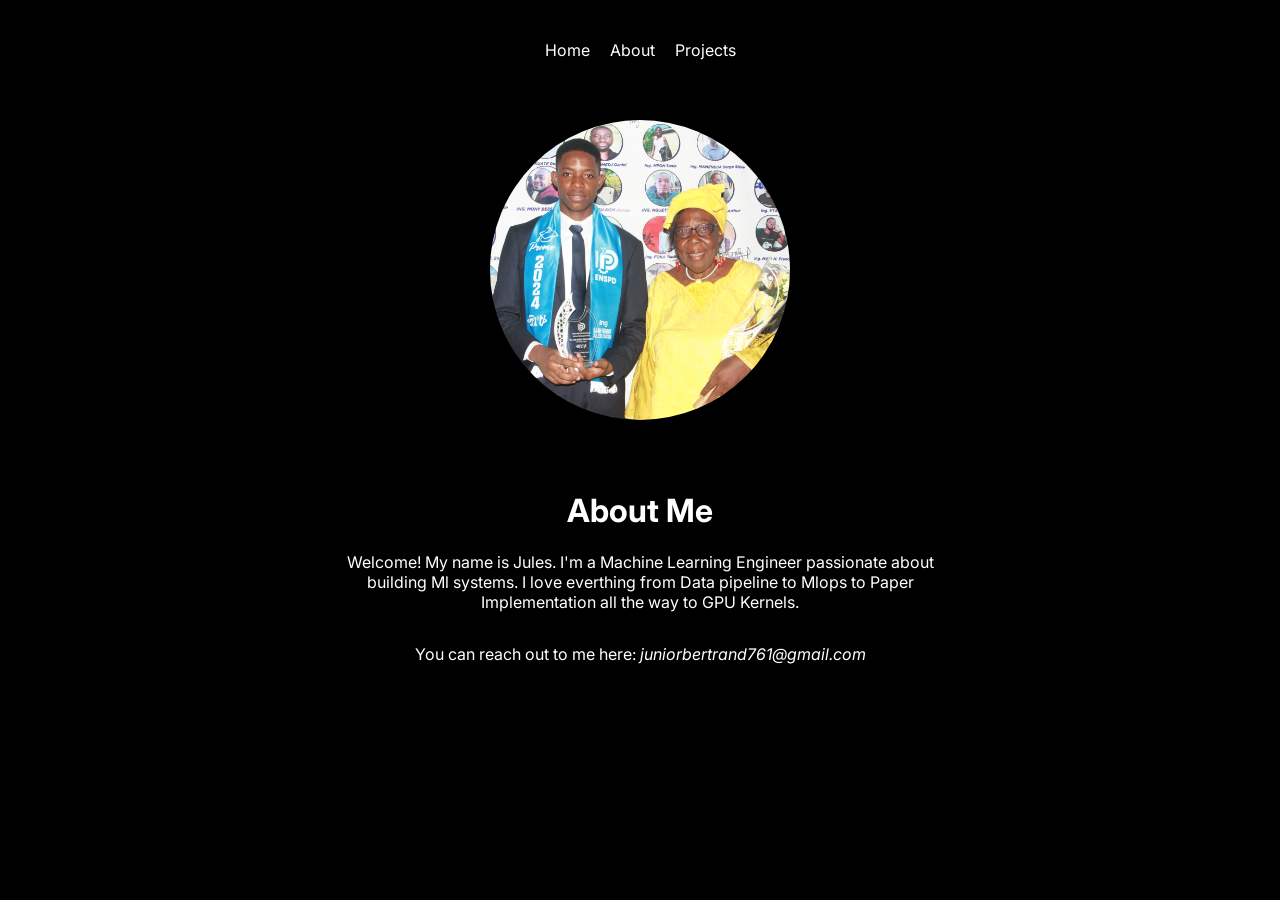
<file: about.html>
<!DOCTYPE html>
<html lang="en">
<head>
    <meta charset="UTF-8">
    <meta name="viewport" content="width=device-width, initial-scale=1.0">
    <title>About Me</title>
    <style>
        @import url('https://fonts.googleapis.com/css2?family=Inter:wght@300;400;600&display=swap');
        
        body {
            font-family: 'Inter', sans-serif;
            background-color: #000000;
            color: #ffffff;
            margin: 0;
            padding: 40px;
            text-align: center;
        }
        .container {
            display: flex;
            flex-direction: column;
            align-items: center;
            justify-content: center;
            max-width: 900px;
            margin: 60px auto;
            text-align: center;
        }
        .about-image {
            width: 300px;
            height: 300px;
            border-radius: 50%;
            object-fit: cover;
            margin-bottom: 40px;
        }
        .about-text {
            max-width: 650px;
            margin-top: 10px;
        }
        a {
            color: #ffffff;
            text-decoration: none;
            transition: all 0.3s ease;
        }
        a:hover {
            text-decoration: underline;
            color: #00ffcc;
        }
        .nav {
            display: flex;
            justify-content: center;
            gap: 20px;
            margin-bottom: 40px;
        }
    </style>
</head>
<body>
    <nav class="nav">
        <a href="index.html">Home</a>
        <a href="about.html">About</a>
        <a href="projects.html">Projects</a>
       
    </nav>
    
    <div class="container">
        <img src="IMG_0554.JPG" alt="Profile Picture" class="about-image">
        <div class="about-text">
            <h1>About Me</h1>
            <p>Welcome! My name is Jules. I'm a Machine Learning Engineer passionate about building Ml systems. I love everthing from Data pipeline to Mlops to Paper Implementation all the way to GPU Kernels.
    </div>
    <div>
            <p> You can reach out to me here: <i><a href="mailto:juniorbertrand761@gmail.com">juniorbertrand761@gmail.com</a></i>
    </div>
</body>
</html>
</file>
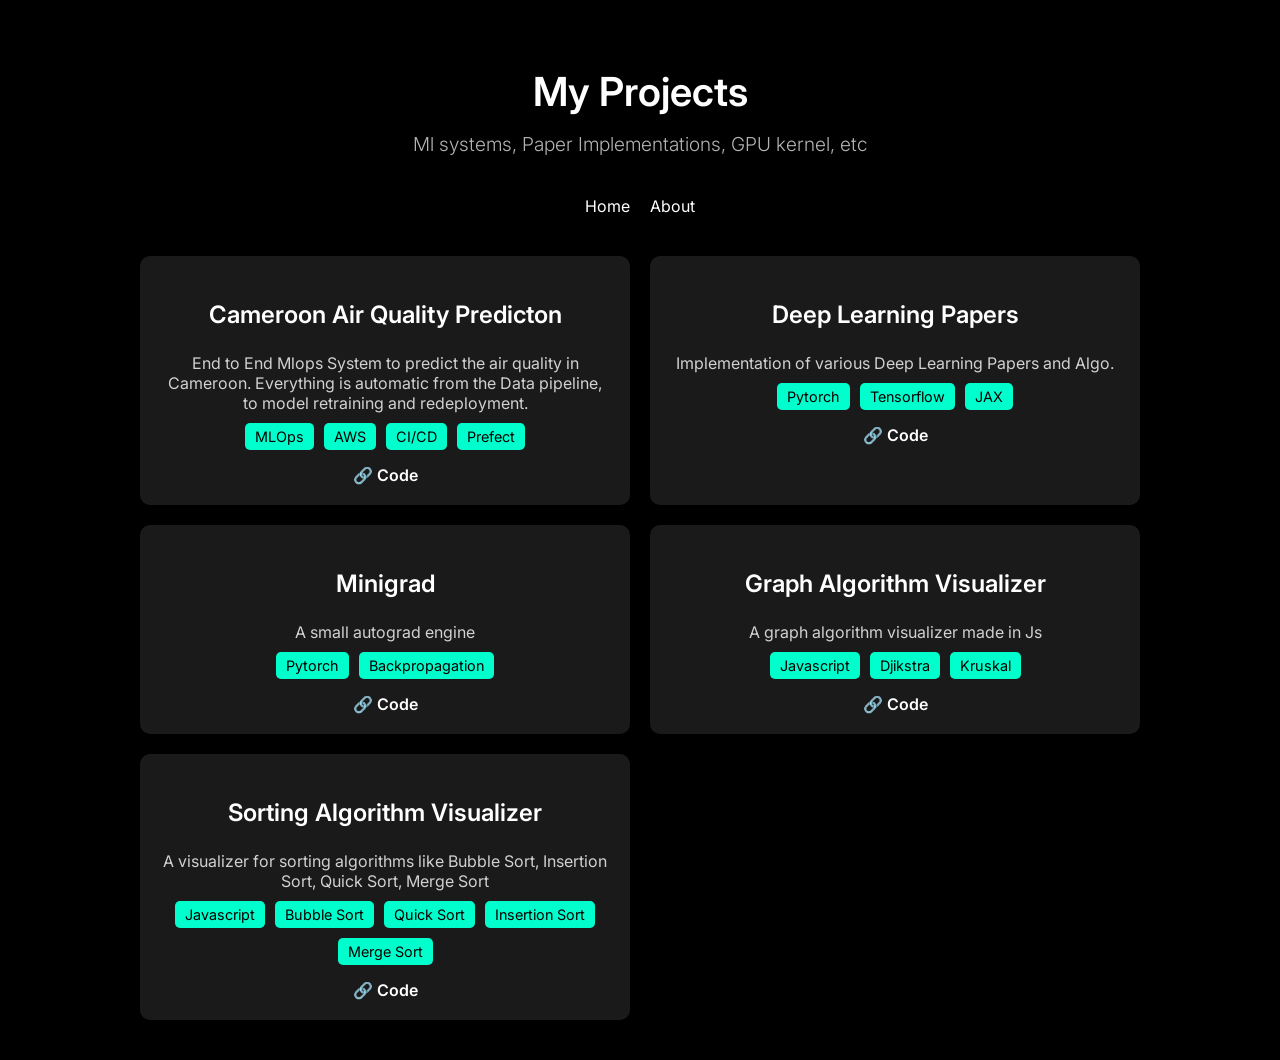
<file: projects.html>
<!DOCTYPE html>
<html lang="en">
<head>
    <meta charset="UTF-8">
    <meta name="viewport" content="width=device-width, initial-scale=1.0">
    <title>My Projects</title>
    <style>
        @import url('https://fonts.googleapis.com/css2?family=Inter:wght@300;400;600&display=swap');
        
        body {
            font-family: 'Inter', sans-serif;
            background-color: #000000;
            color: #ffffff;
            margin: 0;
            padding: 40px;
            text-align: center;
        }
        h1 {
            font-size: 2.5em;
            font-weight: 600;
            margin-bottom: 10px;
        }
        h2 {
            font-size: 1.2em;
            font-weight: 300;
            margin-bottom: 40px;
            opacity: 0.7;
        }
        a {
            color: #ffffff;
            text-decoration: none;
            transition: all 0.3s ease;
        }
        a:hover {
            text-decoration: underline;
            color: #00ffcc;
        }
        .nav {
            display: flex;
            justify-content: center;
            gap: 20px;
            margin-bottom: 40px;
        }
        .projects-container {
            display: grid;
            grid-template-columns: repeat(auto-fit, minmax(350px, 1fr));
            gap: 20px;
            max-width: 1000px;
            margin: 0 auto;
        }
        .project-card {
            background: rgba(255, 255, 255, 0.1);
            padding: 20px;
            border-radius: 10px;
            transition: transform 0.3s ease;
        }
        .project-card:hover {
            transform: scale(1.05);
            background: rgba(255, 255, 255, 0.2);
        }
        .project-title {
            font-size: 1.5em;
            font-weight: 600;
        }
        .project-description {
            font-size: 1em;
            opacity: 0.8;
            margin: 10px 0;
        }
        .tags {
            display: flex;
            gap: 10px;
            flex-wrap: wrap;
            justify-content: center;
            margin-bottom: 15px;
        }
        .tag {
            background: #00ffcc;
            color: #000;
            padding: 5px 10px;
            border-radius: 5px;
            font-size: 0.9em;
        }
        .project-links a {
            margin-top: 10px;
            font-weight: 600;
        }
    </style>
</head>
<body>
    <h1>My Projects</h1>
    <h2>Ml systems, Paper Implementations, GPU kernel, etc</h2>
    
    <nav class="nav">
        <a href="index.html">Home</a>
        <a href="about.html">About</a>
      
    </nav>
    
    <div class="projects-container">
        <div class="project-card">
            <h3 class="project-title">Cameroon Air Quality Predicton</h3>
            <p class="project-description">End to End Mlops System to predict the air quality in Cameroon. Everything is automatic from the Data pipeline, to model retraining and redeployment.</p>
            <div class="tags">
                <span class="tag">MLOps</span>
                <span class="tag">AWS</span>
                <span class="tag">CI/CD</span>
                <span class="tag">Prefect</span>
            </div>
            <div class="project-links">
                <a href="https://github.com/NembotJules/Cameroon-Air-Quality-Prediction">🔗 Code</a>
            </div>
        </div>
        <div class="project-card">
            <h3 class="project-title">Deep Learning Papers</h3>
            <p class="project-description">Implementation of various Deep Learning Papers and Algo.</p>
            <div class="tags">
                <span class="tag">Pytorch</span>
                <span class="tag">Tensorflow</span>
                <span class="tag">JAX</span>
            </div>
            <div class="project-links">
                <a href="https://github.com/NembotJules/Deep-Learning-papers">🔗 Code</a>
            </div>
        </div>
        <div class="project-card">
            <h3 class="project-title">Minigrad</h3>
            <p class="project-description">A small autograd engine</p>
            <div class="tags">
                <span class="tag">Pytorch</span>
                <span class="tag">Backpropagation</span>
            </div>
            <div class="project-links">
                <a href="#">🔗 Code</a>
            </div>
        </div>

        <div class="project-card">
            <h3 class="project-title">Graph Algorithm Visualizer</h3>
            <p class="project-description">A graph algorithm visualizer made in Js</p>
            <div class="tags">
                <span class="tag">Javascript</span>
                <span class="tag">Djikstra</span>
                <span class="tag">Kruskal</span>
            </div>
            <div class="project-links">
                <a href="https://github.com/NembotJules/Graph-Algorithm-Visualizer">🔗 Code</a>
            </div>
        </div>

        <div class="project-card">
            <h3 class="project-title">Sorting Algorithm Visualizer</h3>
            <p class="project-description">A visualizer for sorting algorithms like Bubble Sort, Insertion Sort, Quick Sort, Merge Sort</p>
            <div class="tags">
                <span class="tag">Javascript</span>
                <span class="tag">Bubble Sort</span>
                <span class="tag">Quick Sort</span>
                <span class="tag">Insertion Sort</span>
                <span class="tag">Merge Sort</span>

            </div>
            <div class="project-links">
                <a href="https://github.com/NembotJules/Sorting-Visualizer">🔗 Code</a>
            </div>
        </div>
    </div>
</body>
</html>
</file>
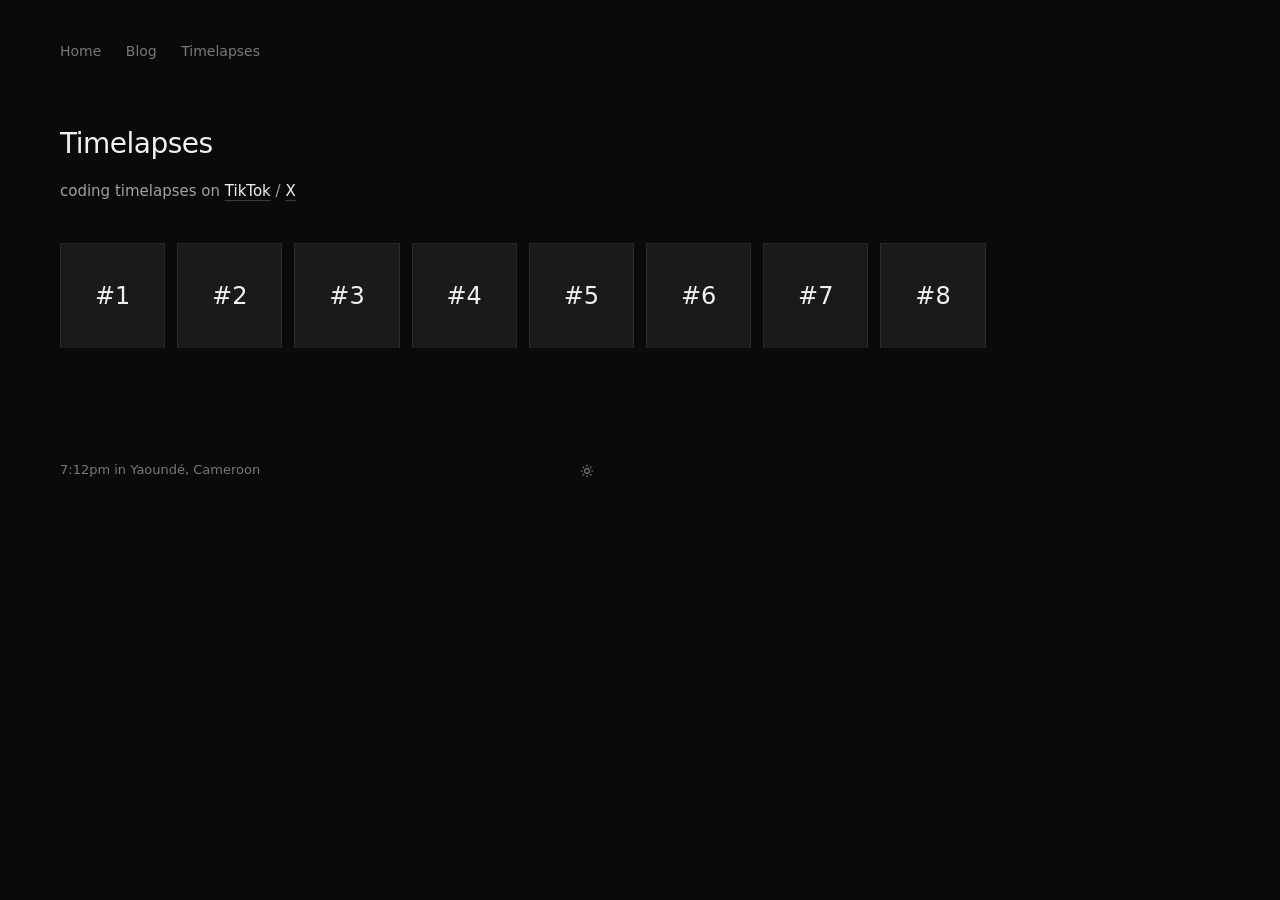
<file: timelapses.html>
<!DOCTYPE html>
<html lang="en" data-theme="dark">
<head>
    <meta charset="UTF-8">
    <meta name="viewport" content="width=device-width, initial-scale=1.0">
    <title>Timelapses — Nembot Jules</title>
    <meta name="description" content="Coding timelapses and work sessions by Nembot Jules.">
    <meta property="og:title" content="Timelapses — Nembot Jules">
    <meta property="og:description" content="Coding timelapses and work sessions by Nembot Jules.">
    <script>
        // Early theme setting to avoid flash (default to dark for timelapses)
        (function() {
            const stored = localStorage.getItem('theme');
            if (stored) {
                document.documentElement.setAttribute('data-theme', stored);
            }
        })();
    </script>
    <style>
        @font-face {
            font-family: 'Inter';
            font-style: normal;
            font-weight: 100 900;
            font-display: swap;
            src: url('/fonts/inter-variable.woff2') format('woff2-variations');
        }
        
        :root[data-theme="light"] {
            --bg: #ffffff;
            --text: #000000;
            --text-secondary: #666666;
            --border: #e5e5e5;
            --hover-bg: #f5f5f5;
            --tile-bg: #f9f9f9;
            --tile-hover: #f0f0f0;
        }
        
        :root[data-theme="dark"] {
            --bg: #0a0a0a;
            --text: #f0f0f0;
            --text-secondary: #a0a0a0;
            --border: #2a2a2a;
            --hover-bg: #1a1a1a;
            --tile-bg: #1a1a1a;
            --tile-hover: #2a2a2a;
        }
        
        * {
            margin: 0;
            padding: 0;
            box-sizing: border-box;
        }
        
        body {
            font-family: Inter, system-ui, -apple-system, sans-serif;
            background-color: var(--bg);
            color: var(--text);
            line-height: 1.6;
            padding: 40px 20px 80px;
            max-width: 1200px;
            margin: 0 auto;
            transition: background-color 0.2s, color 0.2s;
        }
        
        a {
            color: var(--text);
            text-decoration: none;
            transition: opacity 0.2s ease;
        }
        
        a:hover {
            opacity: 0.7;
        }
        
        nav {
            margin-bottom: 60px;
            font-size: 14px;
        }
        
        nav a {
            margin-right: 20px;
        }
        
        nav a:hover {
            border-bottom: 1px solid var(--text);
        }
        
        h1 {
            font-size: 28px;
            font-weight: 400;
            margin-bottom: 12px;
            letter-spacing: -0.5px;
        }
        
        .subtitle {
            font-size: 15px;
            color: var(--text-secondary);
            margin-bottom: 40px;
        }
        
        .subtitle a {
            border-bottom: 1px solid var(--text);
        }
        
        .grid {
            display: grid;
            grid-template-columns: repeat(auto-fill, minmax(100px, 1fr));
            gap: 12px;
            margin-bottom: 40px;
        }
        
        .tile {
            aspect-ratio: 1;
            background: var(--tile-bg);
            border: 1px solid var(--border);
            display: flex;
            align-items: center;
            justify-content: center;
            font-size: 24px;
            font-weight: 500;
            cursor: pointer;
            transition: all 0.2s ease;
            position: relative;
        }
        
        .tile:hover {
            background: var(--tile-hover);
            transform: translateY(-2px);
        }
        
        .tile-info {
            position: absolute;
            bottom: -50px;
            left: 0;
            right: 0;
            background: var(--bg);
            border: 1px solid var(--border);
            padding: 8px;
            font-size: 12px;
            opacity: 0;
            pointer-events: none;
            transition: opacity 0.2s;
            z-index: 10;
            text-align: center;
        }
        
        .tile:hover .tile-info {
            opacity: 1;
        }
        
        .tile-date {
            color: var(--text-secondary);
            display: block;
            margin-top: 2px;
        }
        
        footer {
            position: fixed;
            bottom: 0;
            left: 0;
            right: 0;
            background-color: var(--bg);
            border-top: 1px solid var(--border);
            padding: 12px 20px;
            display: flex;
            justify-content: space-between;
            align-items: center;
            font-size: 13px;
            transition: background-color 0.2s, border-color 0.2s;
        }
        
        .theme-toggle {
            background: none;
            border: 1px solid var(--border);
            color: var(--text);
            padding: 4px 12px;
            cursor: pointer;
            border-radius: 4px;
            font-size: 13px;
            font-family: Inter, system-ui, -apple-system, sans-serif;
            transition: background-color 0.2s, border-color 0.2s;
        }
        
        .theme-toggle:hover {
            background-color: var(--hover-bg);
        }
        
        @media (max-width: 768px) {
            .grid {
                grid-template-columns: repeat(auto-fill, minmax(80px, 1fr));
                gap: 10px;
            }
            
            .tile {
                font-size: 20px;
            }
        }
        
        @media (max-width: 480px) {
            body {
                padding: 30px 15px 80px;
            }
            
            h1 {
                font-size: 24px;
            }
            
            nav a {
                margin-right: 15px;
            }
            
            .grid {
                grid-template-columns: repeat(auto-fill, minmax(70px, 1fr));
                gap: 8px;
            }
            
            .tile {
                font-size: 18px;
            }
            
            footer {
                font-size: 12px;
                padding: 10px 15px;
            }
            
            .theme-toggle {
                font-size: 12px;
                padding: 3px 10px;
            }
        }
    </style>
    <link rel="stylesheet" href="/assets/site.css">
</head>
<body>
    <nav>
        <a href="/index.html">Home</a>
        <a href="/blog/index.html">Blog</a>
        <a href="/timelapses.html">Timelapses</a>
    </nav>
    
    <h1>Timelapses</h1>
    <p class="subtitle">coding timelapses on <a href="https://www.tiktok.com/@jules_clinton">TikTok</a> / <a href="https://x.com/Clinton_ai">X</a></p>
    
    <div class="grid" id="grid">
        <!-- Tiles will be loaded here -->
    </div>
    
    <footer class="site-footer">
        <p><span id="time" class="tabular-nums" style="visibility:hidden">0:00pm</span> in Yaoundé, Cameroon</p>
        <button type="button" class="theme-toggle" id="theme-toggle" aria-label="Switch to dark theme"></button>
    </footer>
    <script src="/assets/site.js"></script>
    
    <script>
        
        // Load timelapses
        fetch('/timelapses.json')
            .then(response => response.json())
            .then(timelapses => {
                const grid = document.getElementById('grid');
                
                if (timelapses.length === 0) {
                    grid.innerHTML = '<p>No timelapses yet. Check back soon!</p>';
                    return;
                }
                
                // Sort by ID ascending (oldest = #1)
                timelapses.sort((a, b) => a.id - b.id);
                
                timelapses.forEach(timelapse => {
                    const tile = document.createElement('a');
                    tile.className = 'tile';
                    tile.href = timelapse.url;
                    tile.target = '_blank';
                    tile.rel = 'noopener noreferrer';
                    
                    const date = new Date(timelapse.date).toLocaleDateString('en-US', {
                        month: 'short',
                        day: 'numeric',
                        year: 'numeric'
                    });
                    
                    tile.innerHTML = `
                        #${timelapse.id}
                        <div class="tile-info">
                            ${timelapse.title}
                            <span class="tile-date">${date}</span>
                        </div>
                    `;
                    
                    grid.appendChild(tile);
                });
            })
            .catch(error => {
                console.error('Error loading timelapses:', error);
                document.getElementById('grid').innerHTML = 
                    '<p>Error loading timelapses. Please try again later.</p>';
            });
    </script>
</body>
</html>
</file>
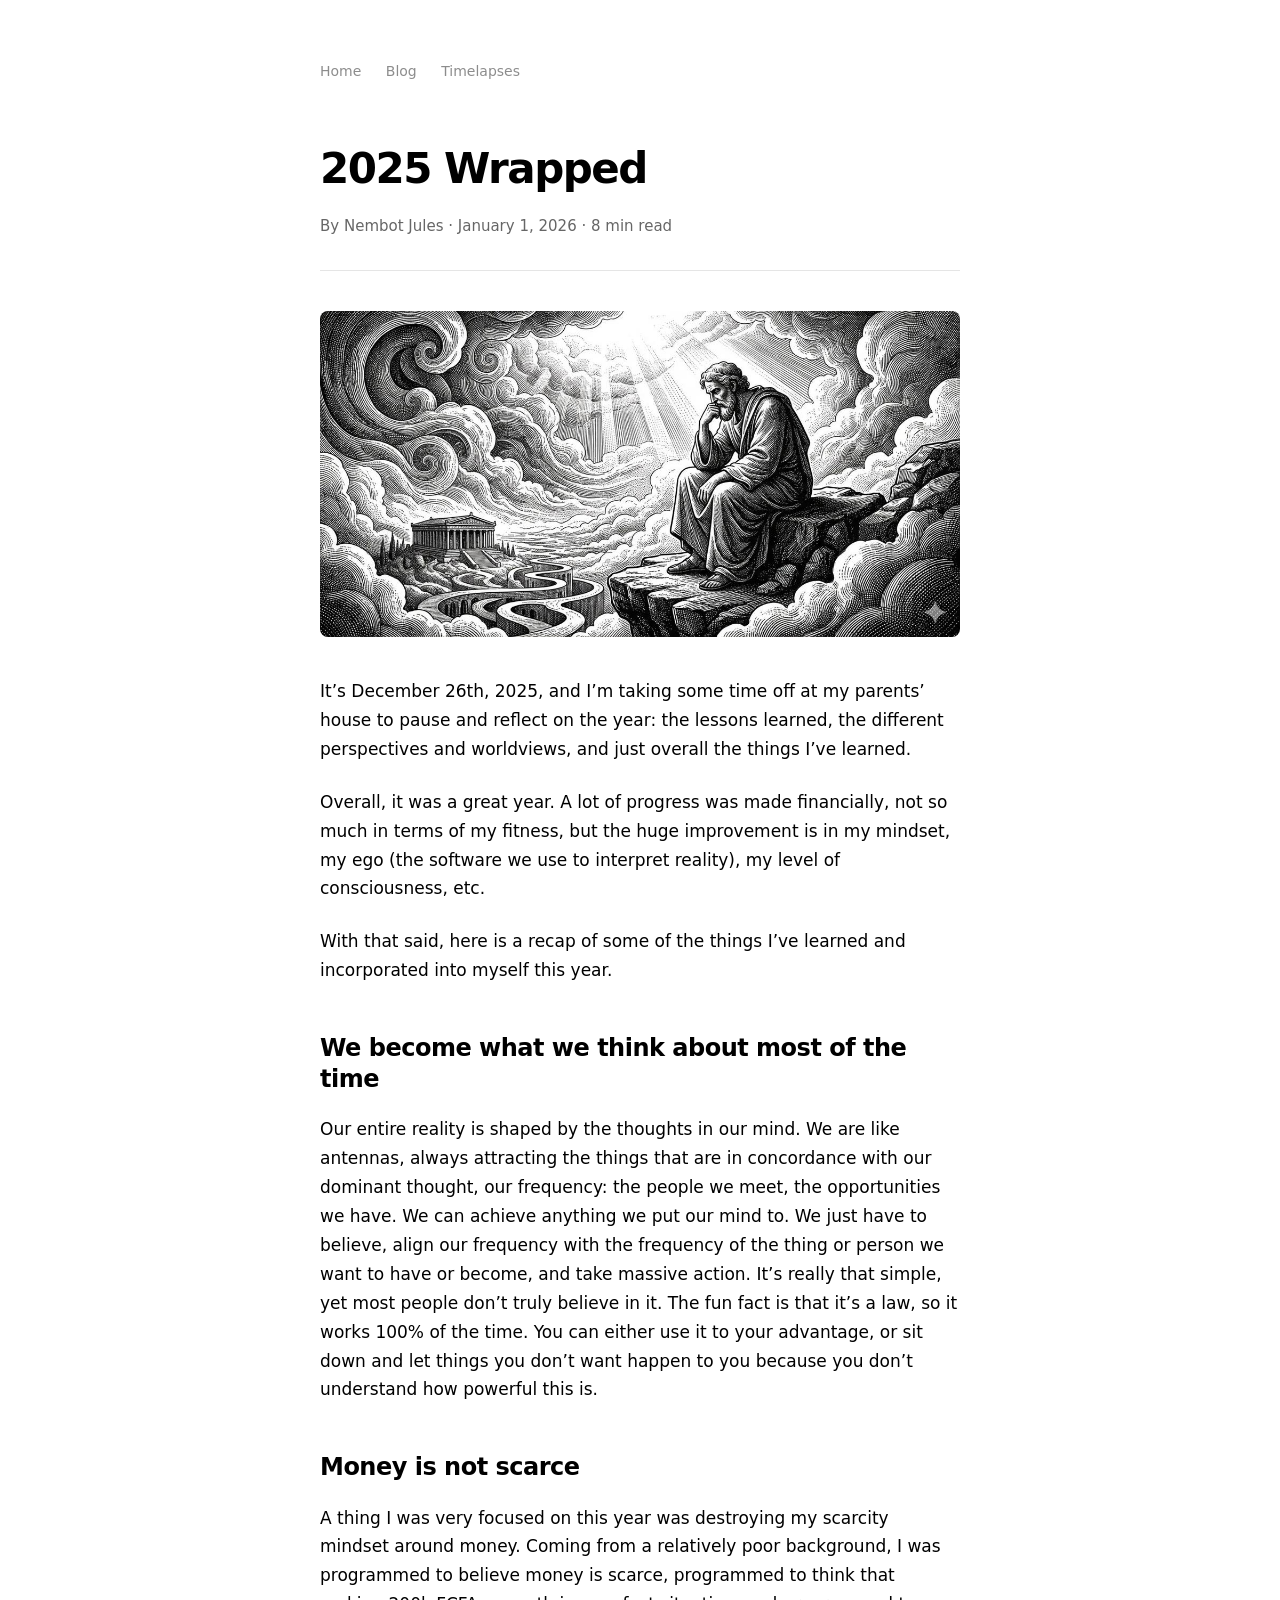
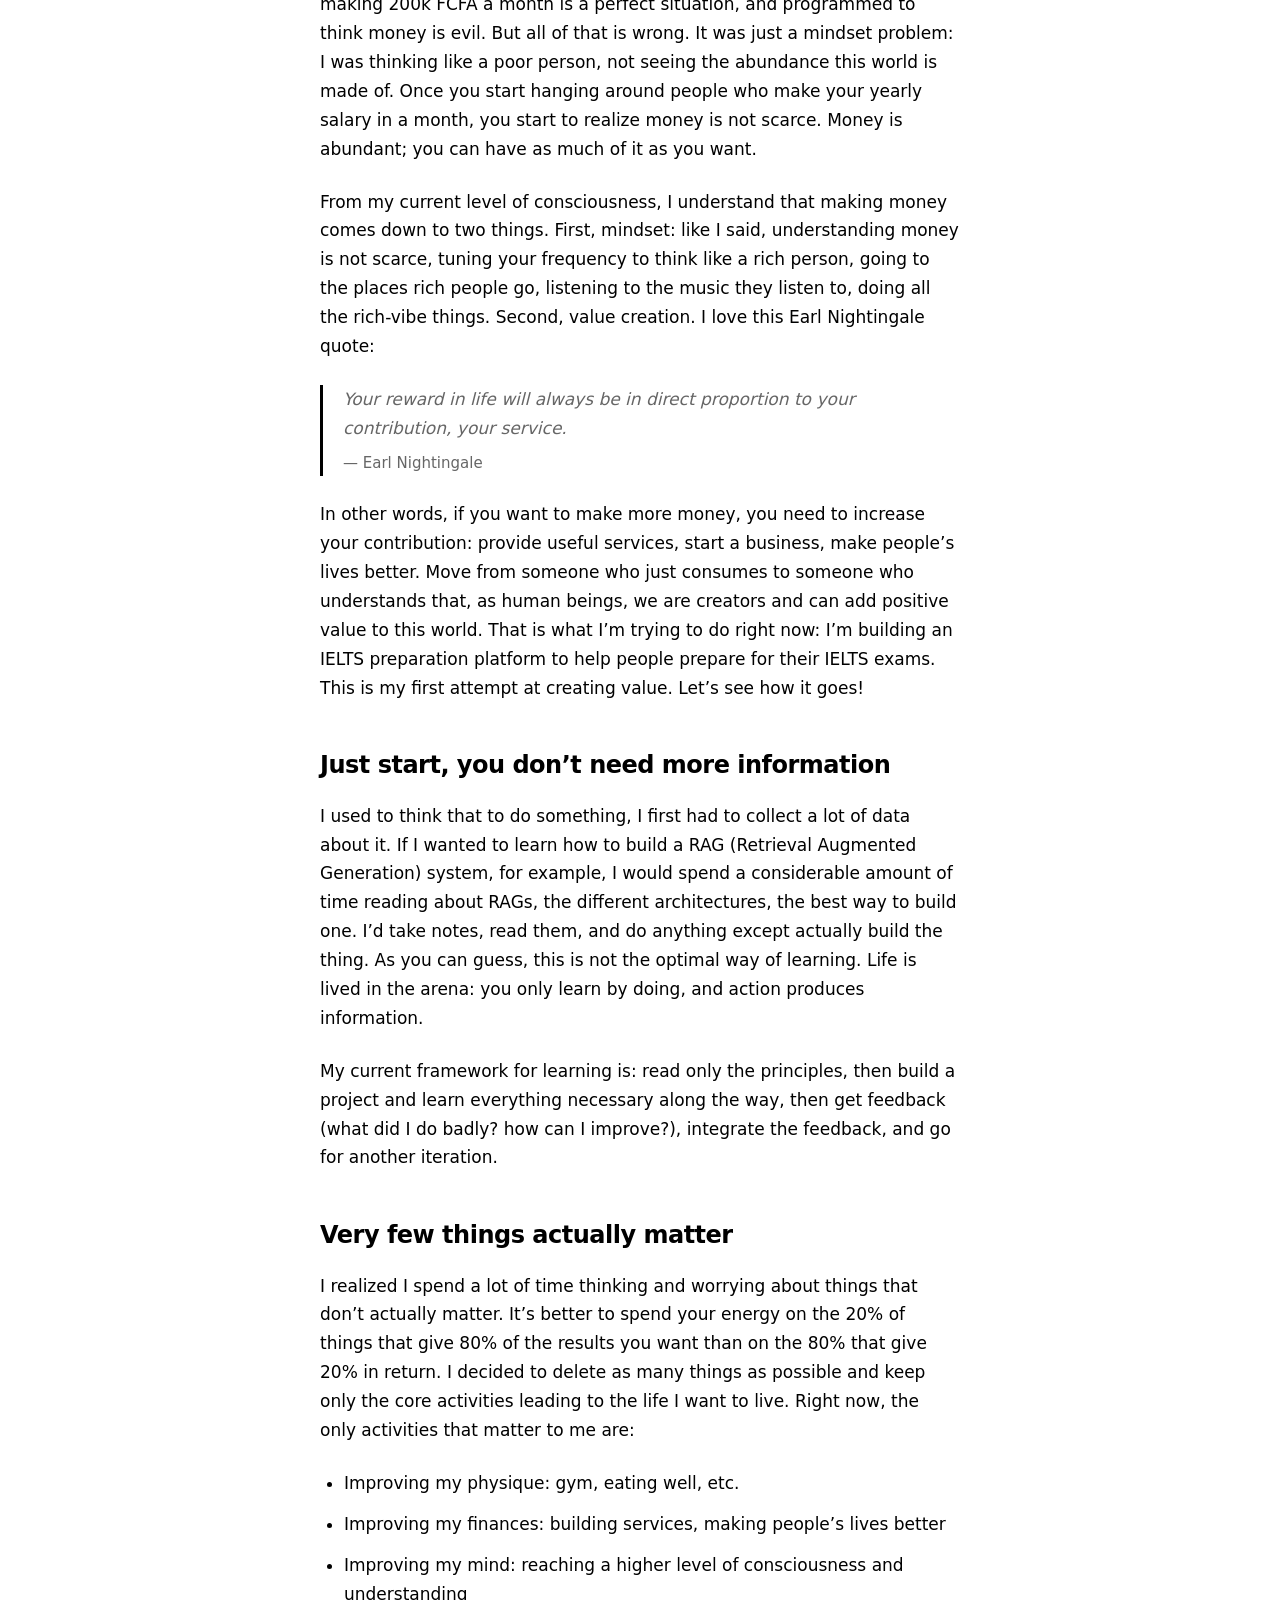
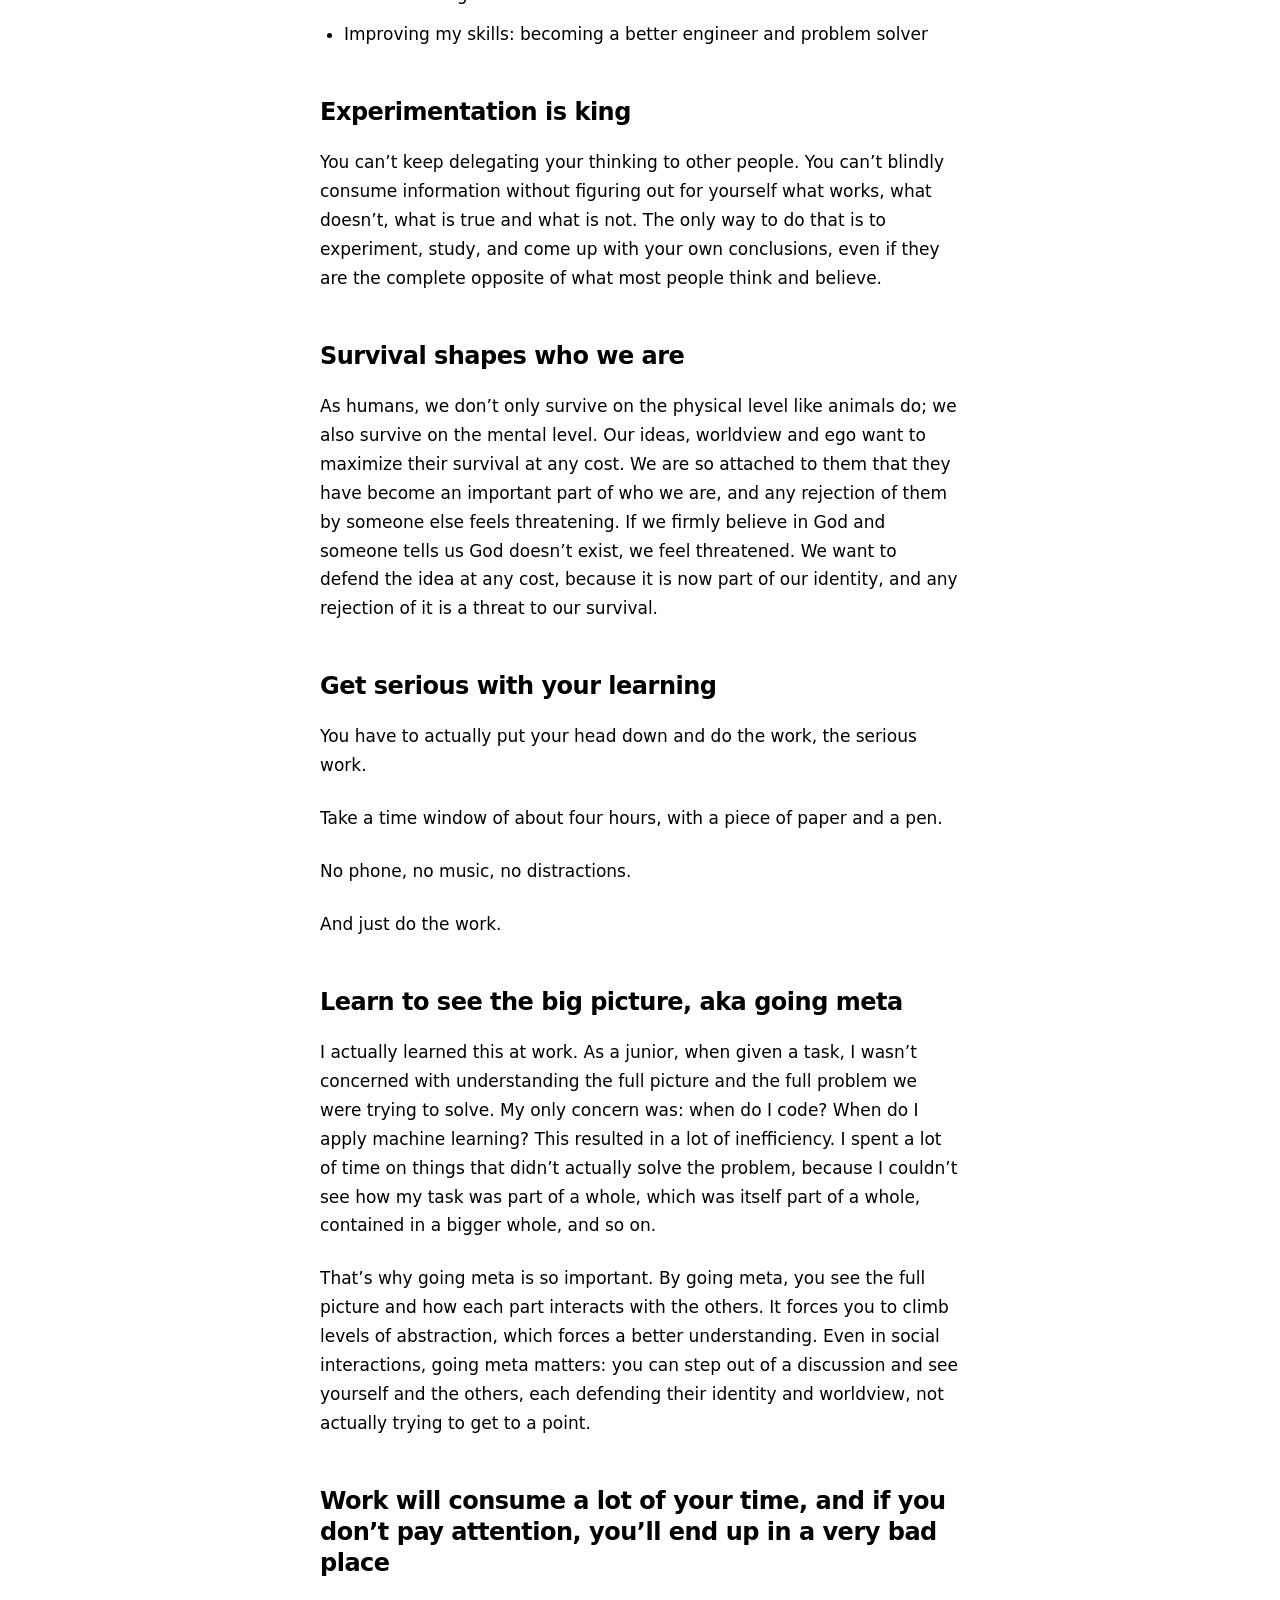
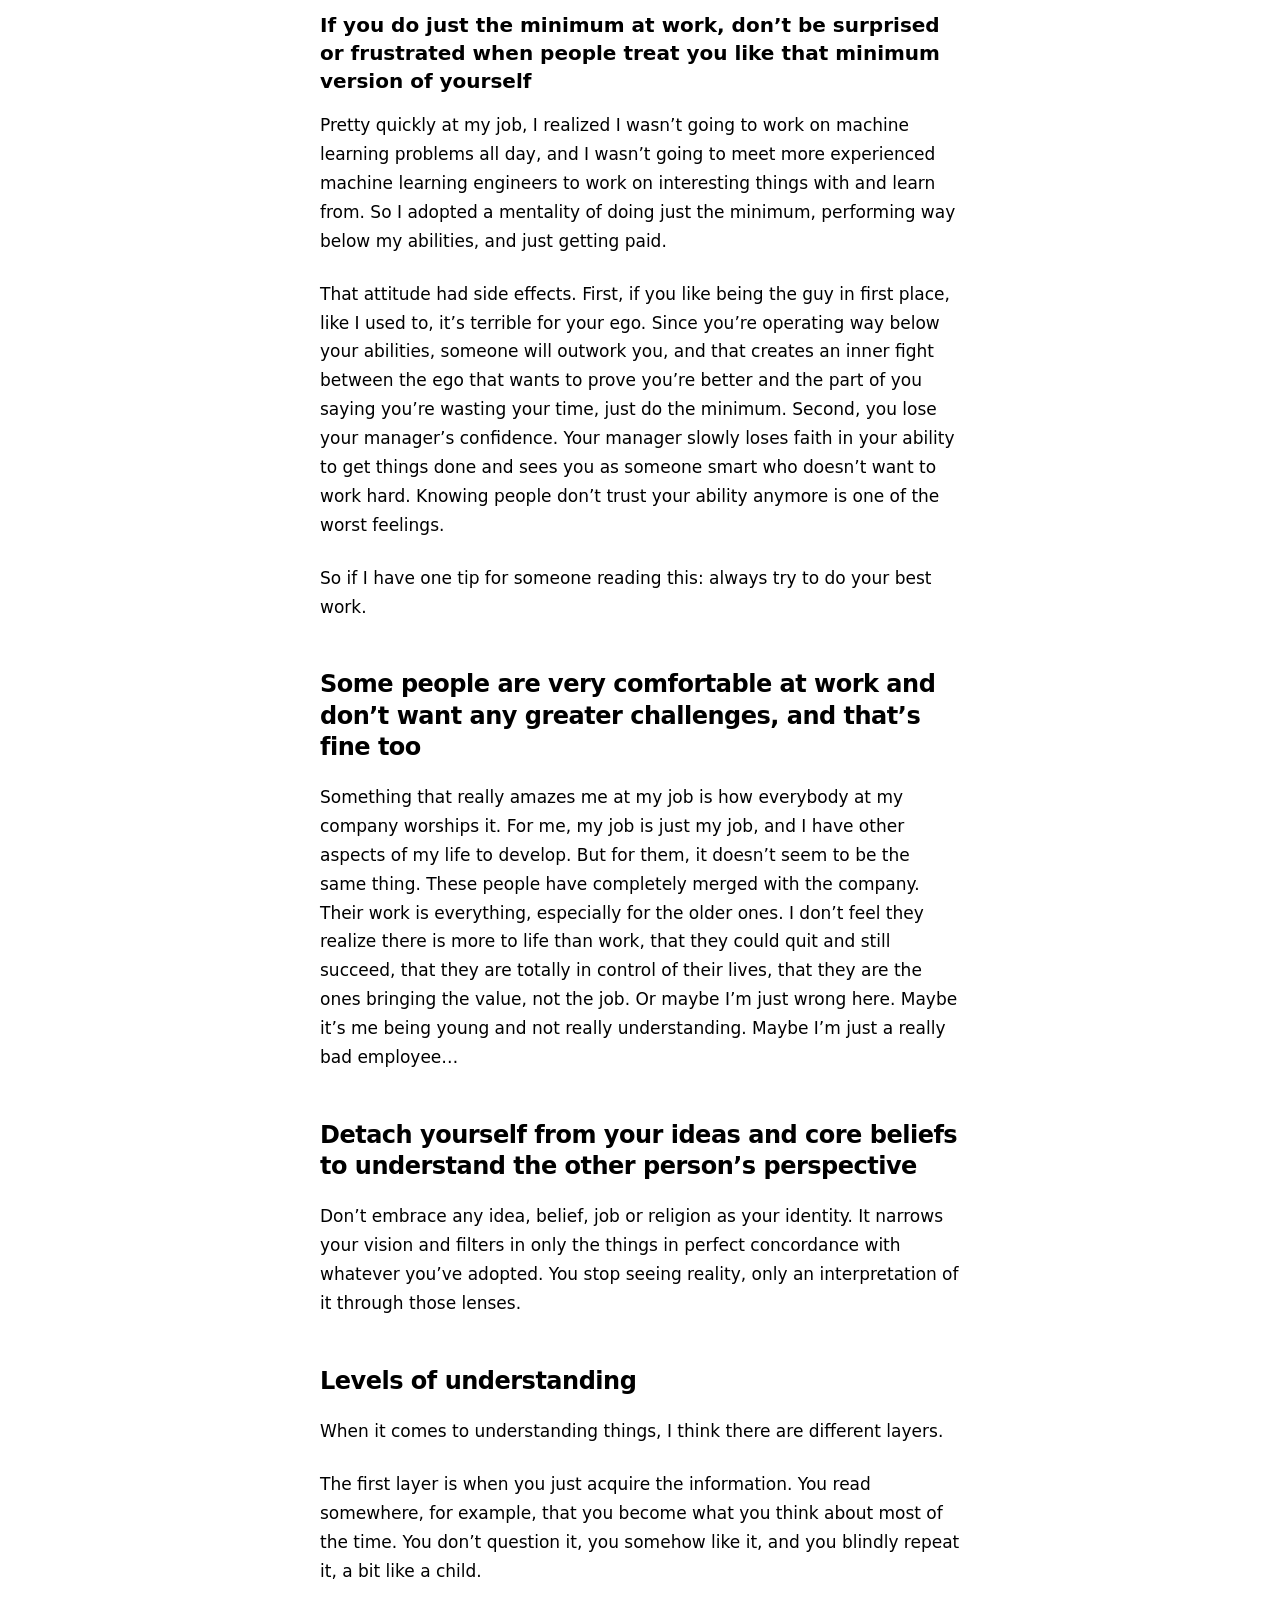
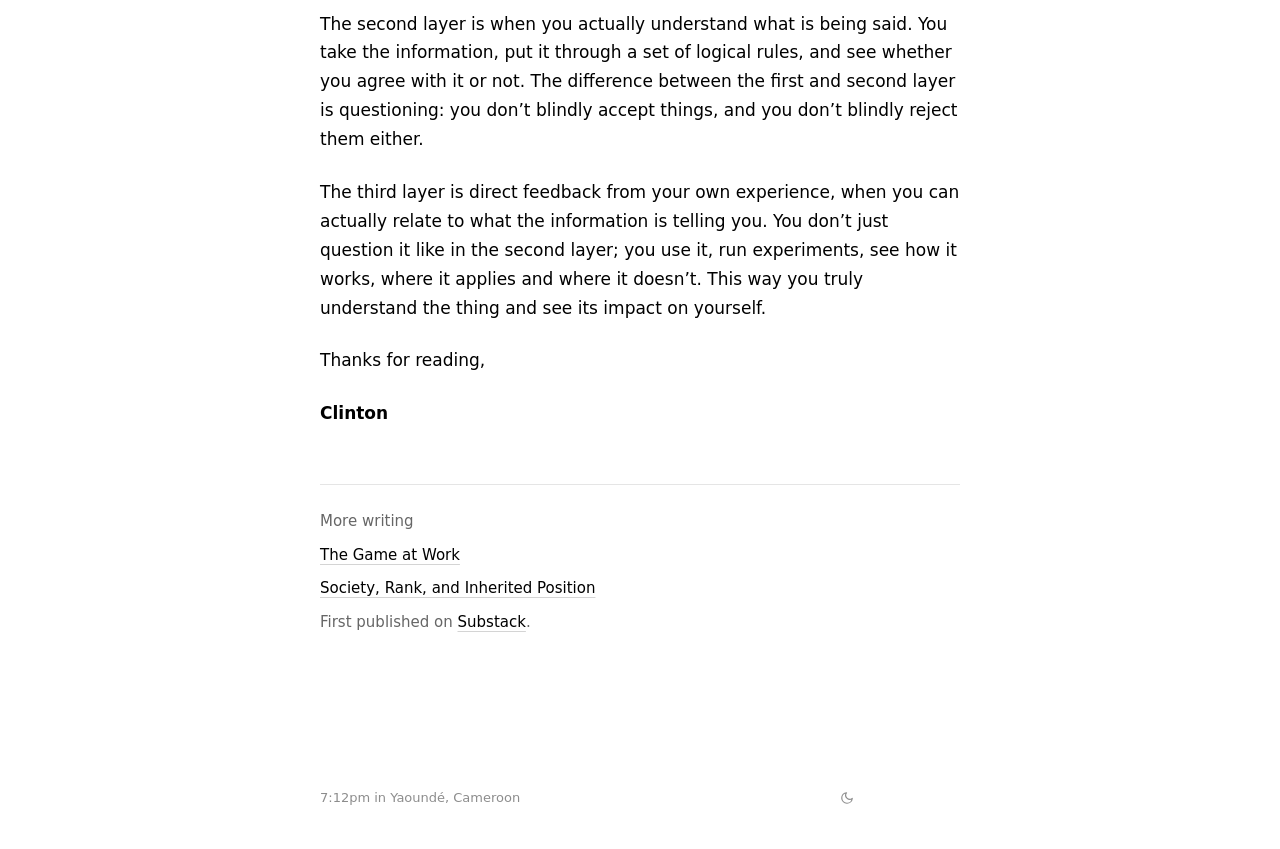
<file: blog/2025-wrapped.html>
<!DOCTYPE html>
<html lang="en" data-theme="light">
<head>
    <meta charset="UTF-8">
    <meta name="viewport" content="width=device-width, initial-scale=1.0">
    <title>2025 Wrapped — Nembot Jules</title>
    <meta name="description" content="What I learned in 2025: money isn’t scarce, action produces information, very few things actually matter, and the levels of understanding.">
    <meta property="og:title" content="2025 Wrapped">
    <meta property="og:description" content="What I learned in 2025: money isn’t scarce, action produces information, very few things actually matter, and the levels of understanding.">
    <meta property="og:image" content="https://nembotjules.vercel.app/blog/covers/2025-wrapped.jpg">
    <meta property="og:type" content="article">
    <meta name="author" content="Nembot Jules">
    <script>
        // Early theme setting to avoid flash
        (function() {
            const stored = localStorage.getItem('theme');
            const theme = stored || (window.matchMedia('(prefers-color-scheme: dark)').matches ? 'dark' : 'light');
            document.documentElement.setAttribute('data-theme', theme);
        })();
    </script>
    <style>
        @font-face {
            font-family: 'Inter';
            font-style: normal;
            font-weight: 100 900;
            font-display: swap;
            src: url('/fonts/inter-variable.woff2') format('woff2-variations');
        }
        
        :root[data-theme="light"] {
            --bg: #ffffff;
            --text: #000000;
            --text-secondary: #666666;
            --border: #e5e5e5;
            --code-bg: #f5f5f5;
            --checklist-bg: #fafafa;
        }
        
        :root[data-theme="dark"] {
            --bg: #0a0a0a;
            --text: #f0f0f0;
            --text-secondary: #a0a0a0;
            --border: #2a2a2a;
            --code-bg: #1a1a1a;
            --checklist-bg: #141414;
        }
        
        * {
            margin: 0;
            padding: 0;
            box-sizing: border-box;
        }
        
        body {
            font-family: Inter, system-ui, -apple-system, sans-serif;
            background-color: var(--bg);
            color: var(--text);
            line-height: 1.7;
            padding: 60px 20px 80px;
            max-width: 680px;
            margin: 0 auto;
            transition: background-color 0.2s, color 0.2s;
        }
        
        a {
            color: var(--text);
            text-decoration: none;
            border-bottom: 1px solid var(--text);
            transition: opacity 0.2s ease;
        }
        
        a:hover {
            opacity: 0.6;
        }
        
        nav {
            margin-bottom: 60px;
            font-size: 14px;
        }
        
        nav a {
            margin-right: 20px;
            border-bottom: none;
        }
        
        nav a:hover {
            border-bottom: 1px solid var(--text);
        }
        
        article {
            margin-bottom: 80px;
        }
        
        h1 {
            font-size: 42px;
            font-weight: 700;
            margin-bottom: 20px;
            letter-spacing: -1.5px;
            line-height: 1.2;
        }
        
        .byline {
            font-size: 15px;
            color: var(--text-secondary);
            margin-bottom: 40px;
            padding-bottom: 30px;
            border-bottom: 1px solid var(--border);
        }
        
        h2 {
            font-size: 28px;
            font-weight: 600;
            margin-top: 48px;
            margin-bottom: 20px;
            letter-spacing: -0.5px;
        }
        
        h3 {
            font-size: 20px;
            font-weight: 600;
            margin-top: 32px;
            margin-bottom: 16px;
        }
        
        p {
            margin-bottom: 24px;
            font-size: 17px;
            line-height: 1.7;
        }
        
        ul, ol {
            margin-bottom: 24px;
            padding-left: 24px;
        }
        
        li {
            margin-bottom: 12px;
            font-size: 17px;
            line-height: 1.7;
        }
        
        code {
            font-family: ui-monospace, SFMono-Regular, Menlo, Monaco, Consolas, monospace;
            font-size: 15px;
            background: var(--code-bg);
            padding: 2px 6px;
            border-radius: 3px;
        }
        
        pre {
            background: var(--code-bg);
            padding: 20px;
            border-radius: 6px;
            overflow-x: auto;
            margin-bottom: 24px;
            border-left: 3px solid var(--text);
        }
        
        pre code {
            background: none;
            padding: 0;
        }
        
        blockquote {
            border-left: 3px solid var(--text);
            padding-left: 20px;
            margin: 24px 0;
            font-style: italic;
            color: var(--text-secondary);
        }
        
        .checklist {
            background: var(--checklist-bg);
            padding: 24px;
            border-radius: 6px;
            margin: 32px 0;
            border: 1px solid var(--border);
        }
        
        .checklist h4 {
            font-size: 18px;
            font-weight: 600;
            margin-bottom: 16px;
        }
        
        .checklist ul {
            list-style: none;
            padding-left: 0;
        }
        
        .checklist li::before {
            content: "☐ ";
            margin-right: 8px;
            font-size: 16px;
        }
        
        footer {
            position: fixed;
            bottom: 0;
            left: 0;
            right: 0;
            background-color: var(--bg);
            border-top: 1px solid var(--border);
            padding: 12px 20px;
            display: flex;
            justify-content: space-between;
            align-items: center;
            font-size: 13px;
            transition: background-color 0.2s, border-color 0.2s;
        }
        
        .theme-toggle {
            background: none;
            border: 1px solid var(--border);
            color: var(--text);
            padding: 4px 12px;
            cursor: pointer;
            border-radius: 4px;
            font-size: 13px;
            font-family: Inter, system-ui, -apple-system, sans-serif;
            transition: background-color 0.2s, border-color 0.2s;
        }
        
        .theme-toggle:hover {
            background-color: var(--code-bg);
        }
        
        @media (max-width: 480px) {
            body {
                padding: 40px 15px 80px;
            }
            
            h1 {
                font-size: 32px;
            }
            
            h2 {
                font-size: 24px;
            }
            
            p, li {
                font-size: 16px;
            }
            
            footer {
                font-size: 12px;
                padding: 10px 15px;
            }
            
            .theme-toggle {
                font-size: 12px;
                padding: 3px 10px;
            }
        }

        .cover { margin: 0 0 40px; }
        .cover img { width: 100%; height: auto; display: block; border-radius: 8px; }
        .pull { font-size: 21px; line-height: 1.5; font-weight: 600; letter-spacing: -0.2px; margin: 36px 0; }
        h2 { font-size: 24px; line-height: 1.3; }
        h3 { line-height: 1.4; }
        blockquote p { margin-bottom: 8px; }
        blockquote cite { display: block; font-style: normal; font-size: 15px; }
        blockquote cite::before { content: "— "; }
        .signoff { font-weight: 600; }
        .also { margin-top: 56px; padding-top: 24px; border-top: 1px solid var(--border); font-size: 15px; color: var(--text-secondary); }
        .also p { font-size: 15px; margin-bottom: 8px; }
    </style>
    <link rel="stylesheet" href="/assets/site.css">
</head>
<body>
    <nav>
        <a href="/index.html">Home</a>
        <a href="/blog/index.html">Blog</a>
        <a href="/timelapses.html">Timelapses</a>
    </nav>

    <article>
        <h1>2025 Wrapped</h1>
        <div class="byline">
            By Nembot Jules · January 1, 2026 · 8 min read
        </div>

        <figure class="cover"><img src="/blog/covers/2025-wrapped.jpg" alt="A thinker sitting on a rock above the clouds" width="1400" loading="eager"></figure>

<p>It’s December 26th, 2025, and I’m taking some time off at my parents’ house to pause and reflect on the year: the lessons learned, the different perspectives and worldviews, and just overall the things I’ve learned.</p>
<p>Overall, it was a great year. A lot of progress was made financially, not so much in terms of my fitness, but the huge improvement is in my mindset, my ego (the software we use to interpret reality), my level of consciousness, etc.</p>
<p>With that said, here is a recap of some of the things I’ve learned and incorporated into myself this year.</p>

<h2>We become what we think about most of the time</h2>
<p>Our entire reality is shaped by the thoughts in our mind. We are like antennas, always attracting the things that are in concordance with our dominant thought, our frequency: the people we meet, the opportunities we have. We can achieve anything we put our mind to. We just have to believe, align our frequency with the frequency of the thing or person we want to have or become, and take massive action. It’s really that simple, yet most people don’t truly believe in it. The fun fact is that it’s a law, so it works 100% of the time. You can either use it to your advantage, or sit down and let things you don’t want happen to you because you don’t understand how powerful this is.</p>

<h2>Money is not scarce</h2>
<p>A thing I was very focused on this year was destroying my scarcity mindset around money. Coming from a relatively poor background, I was programmed to believe money is scarce, programmed to think that making 200k FCFA a month is a perfect situation, and programmed to think money is evil. But all of that is wrong. It was just a mindset problem: I was thinking like a poor person, not seeing the abundance this world is made of. Once you start hanging around people who make your yearly salary in a month, you start to realize money is not scarce. Money is abundant; you can have as much of it as you want.</p>
<p>From my current level of consciousness, I understand that making money comes down to two things. First, mindset: like I said, understanding money is not scarce, tuning your frequency to think like a rich person, going to the places rich people go, listening to the music they listen to, doing all the rich-vibe things. Second, value creation. I love this Earl Nightingale quote:</p>
<blockquote><p>Your reward in life will always be in direct proportion to your contribution, your service.</p><cite>Earl Nightingale</cite></blockquote>
<p>In other words, if you want to make more money, you need to increase your contribution: provide useful services, start a business, make people’s lives better. Move from someone who just consumes to someone who understands that, as human beings, we are creators and can add positive value to this world. That is what I’m trying to do right now: I’m building an IELTS preparation platform to help people prepare for their IELTS exams. This is my first attempt at creating value. Let’s see how it goes!</p>

<h2>Just start, you don’t need more information</h2>
<p>I used to think that to do something, I first had to collect a lot of data about it. If I wanted to learn how to build a RAG (Retrieval Augmented Generation) system, for example, I would spend a considerable amount of time reading about RAGs, the different architectures, the best way to build one. I’d take notes, read them, and do anything except actually build the thing. As you can guess, this is not the optimal way of learning. Life is lived in the arena: you only learn by doing, and action produces information.</p>
<p>My current framework for learning is: read only the principles, then build a project and learn everything necessary along the way, then get feedback (what did I do badly? how can I improve?), integrate the feedback, and go for another iteration.</p>

<h2>Very few things actually matter</h2>
<p>I realized I spend a lot of time thinking and worrying about things that don’t actually matter. It’s better to spend your energy on the 20% of things that give 80% of the results you want than on the 80% that give 20% in return. I decided to delete as many things as possible and keep only the core activities leading to the life I want to live. Right now, the only activities that matter to me are:</p>
<ul>
    <li>Improving my physique: gym, eating well, etc.</li>
    <li>Improving my finances: building services, making people’s lives better</li>
    <li>Improving my mind: reaching a higher level of consciousness and understanding</li>
    <li>Improving my skills: becoming a better engineer and problem solver</li>
</ul>

<h2>Experimentation is king</h2>
<p>You can’t keep delegating your thinking to other people. You can’t blindly consume information without figuring out for yourself what works, what doesn’t, what is true and what is not. The only way to do that is to experiment, study, and come up with your own conclusions, even if they are the complete opposite of what most people think and believe.</p>

<h2>Survival shapes who we are</h2>
<p>As humans, we don’t only survive on the physical level like animals do; we also survive on the mental level. Our ideas, worldview and ego want to maximize their survival at any cost. We are so attached to them that they have become an important part of who we are, and any rejection of them by someone else feels threatening. If we firmly believe in God and someone tells us God doesn’t exist, we feel threatened. We want to defend the idea at any cost, because it is now part of our identity, and any rejection of it is a threat to our survival.</p>

<h2>Get serious with your learning</h2>
<p>You have to actually put your head down and do the work, the serious work.</p>
<p>Take a time window of about four hours, with a piece of paper and a pen.</p>
<p>No phone, no music, no distractions.</p>
<p>And just do the work.</p>

<h2>Learn to see the big picture, aka going meta</h2>
<p>I actually learned this at work. As a junior, when given a task, I wasn’t concerned with understanding the full picture and the full problem we were trying to solve. My only concern was: when do I code? When do I apply machine learning? This resulted in a lot of inefficiency. I spent a lot of time on things that didn’t actually solve the problem, because I couldn’t see how my task was part of a whole, which was itself part of a whole, contained in a bigger whole, and so on.</p>
<p>That’s why going meta is so important. By going meta, you see the full picture and how each part interacts with the others. It forces you to climb levels of abstraction, which forces a better understanding. Even in social interactions, going meta matters: you can step out of a discussion and see yourself and the others, each defending their identity and worldview, not actually trying to get to a point.</p>

<h2>Work will consume a lot of your time, and if you don’t pay attention, you’ll end up in a very bad place</h2>
<h3>If you do just the minimum at work, don’t be surprised or frustrated when people treat you like that minimum version of yourself</h3>
<p>Pretty quickly at my job, I realized I wasn’t going to work on machine learning problems all day, and I wasn’t going to meet more experienced machine learning engineers to work on interesting things with and learn from. So I adopted a mentality of doing just the minimum, performing way below my abilities, and just getting paid.</p>
<p>That attitude had side effects. First, if you like being the guy in first place, like I used to, it’s terrible for your ego. Since you’re operating way below your abilities, someone will outwork you, and that creates an inner fight between the ego that wants to prove you’re better and the part of you saying you’re wasting your time, just do the minimum. Second, you lose your manager’s confidence. Your manager slowly loses faith in your ability to get things done and sees you as someone smart who doesn’t want to work hard. Knowing people don’t trust your ability anymore is one of the worst feelings.</p>
<p>So if I have one tip for someone reading this: always try to do your best work.</p>

<h2>Some people are very comfortable at work and don’t want any greater challenges, and that’s fine too</h2>
<p>Something that really amazes me at my job is how everybody at my company worships it. For me, my job is just my job, and I have other aspects of my life to develop. But for them, it doesn’t seem to be the same thing. These people have completely merged with the company. Their work is everything, especially for the older ones. I don’t feel they realize there is more to life than work, that they could quit and still succeed, that they are totally in control of their lives, that they are the ones bringing the value, not the job. Or maybe I’m just wrong here. Maybe it’s me being young and not really understanding. Maybe I’m just a really bad employee…</p>

<h2>Detach yourself from your ideas and core beliefs to understand the other person’s perspective</h2>
<p>Don’t embrace any idea, belief, job or religion as your identity. It narrows your vision and filters in only the things in perfect concordance with whatever you’ve adopted. You stop seeing reality, only an interpretation of it through those lenses.</p>

<h2>Levels of understanding</h2>
<p>When it comes to understanding things, I think there are different layers.</p>
<p>The first layer is when you just acquire the information. You read somewhere, for example, that you become what you think about most of the time. You don’t question it, you somehow like it, and you blindly repeat it, a bit like a child.</p>
<p>The second layer is when you actually understand what is being said. You take the information, put it through a set of logical rules, and see whether you agree with it or not. The difference between the first and second layer is questioning: you don’t blindly accept things, and you don’t blindly reject them either.</p>
<p>The third layer is direct feedback from your own experience, when you can actually relate to what the information is telling you. You don’t just question it like in the second layer; you use it, run experiments, see how it works, where it applies and where it doesn’t. This way you truly understand the thing and see its impact on yourself.</p>

<p>Thanks for reading,</p>
<p class="signoff">Clinton</p>

        <div class="also">
            <p>More writing</p>
            <p><a href="/blog/the-game-at-work.html">The Game at Work</a></p>
            <p><a href="/blog/society-rank-and-inherited-position.html">Society, Rank, and Inherited Position</a></p>
            <p>First published on <a href="https://substack.com/@julesnembot">Substack</a>.</p>
        </div>
    </article>

    <footer class="site-footer">
        <p><span id="time" class="tabular-nums" style="visibility:hidden">0:00pm</span> in Yaoundé, Cameroon</p>
        <button type="button" class="theme-toggle" id="theme-toggle" aria-label="Switch to dark theme"></button>
    </footer>
    <script src="/assets/site.js"></script>
</body>
</html>
</file>
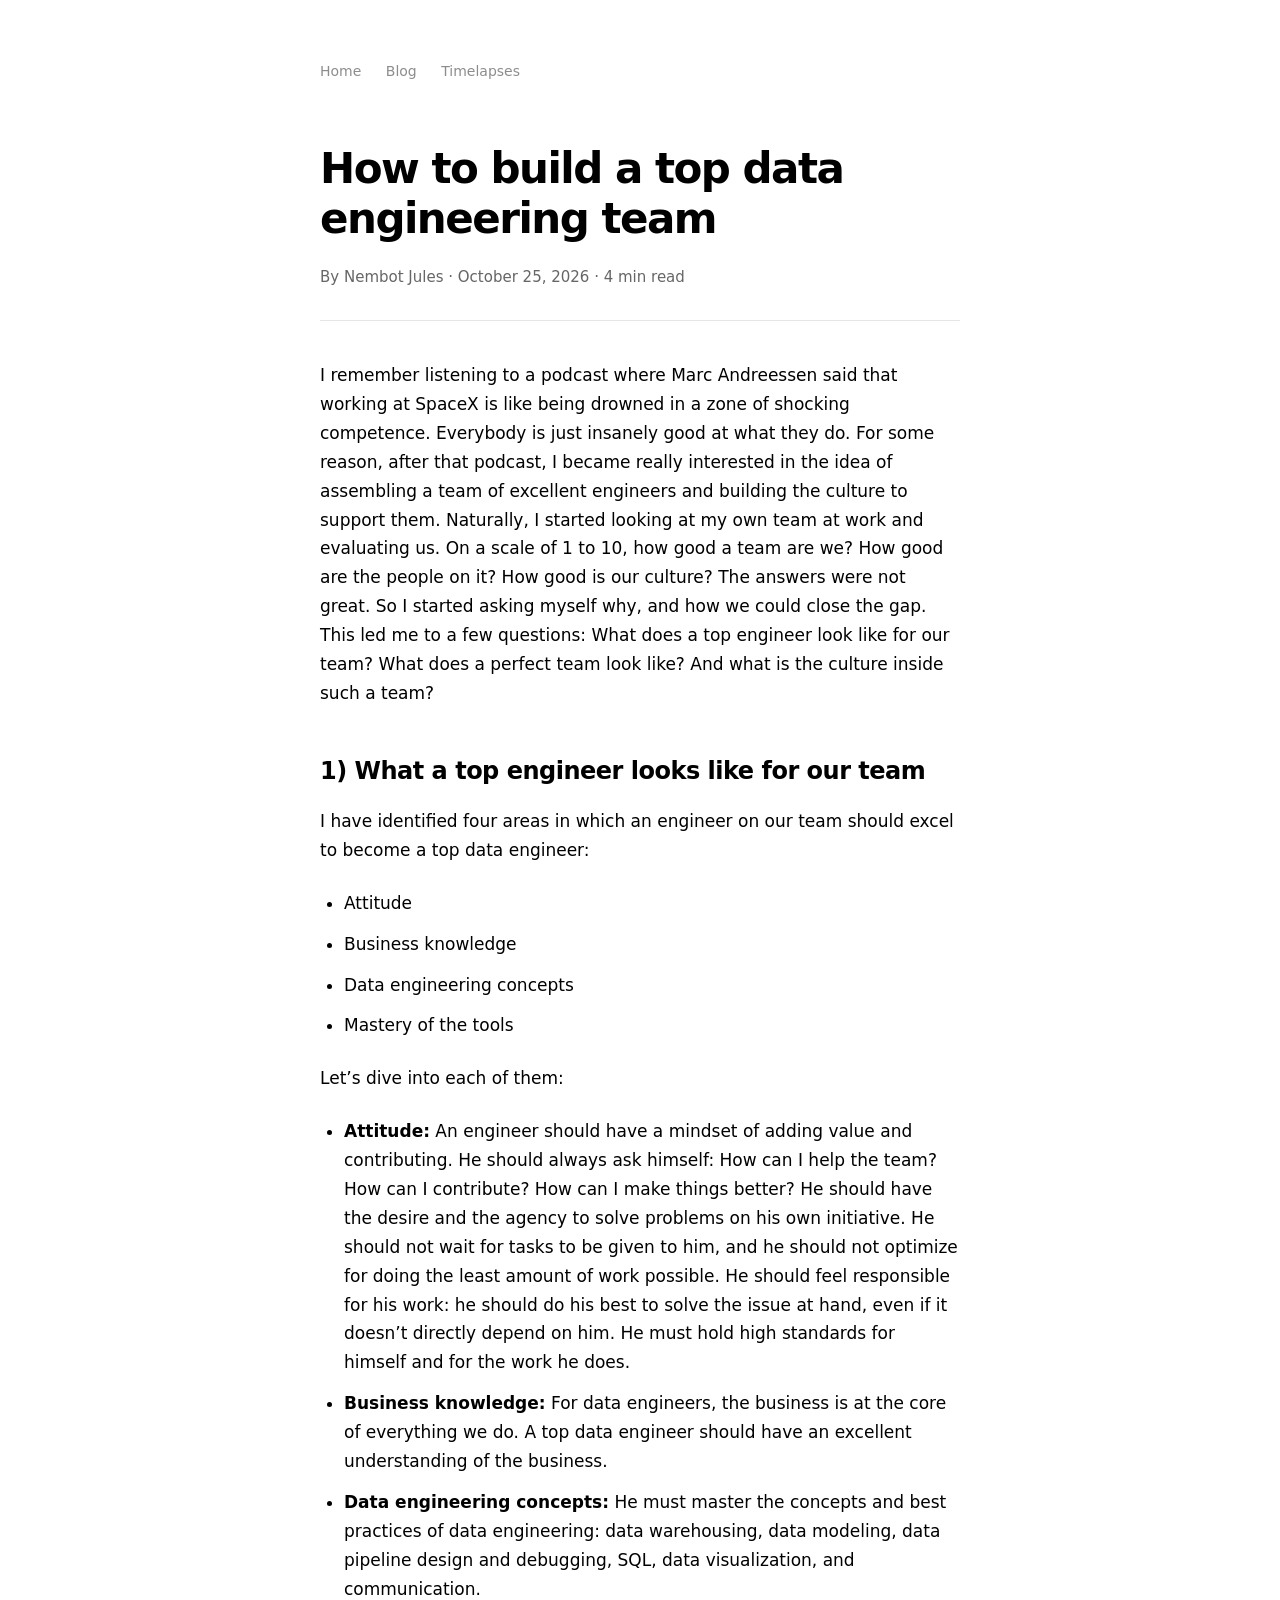
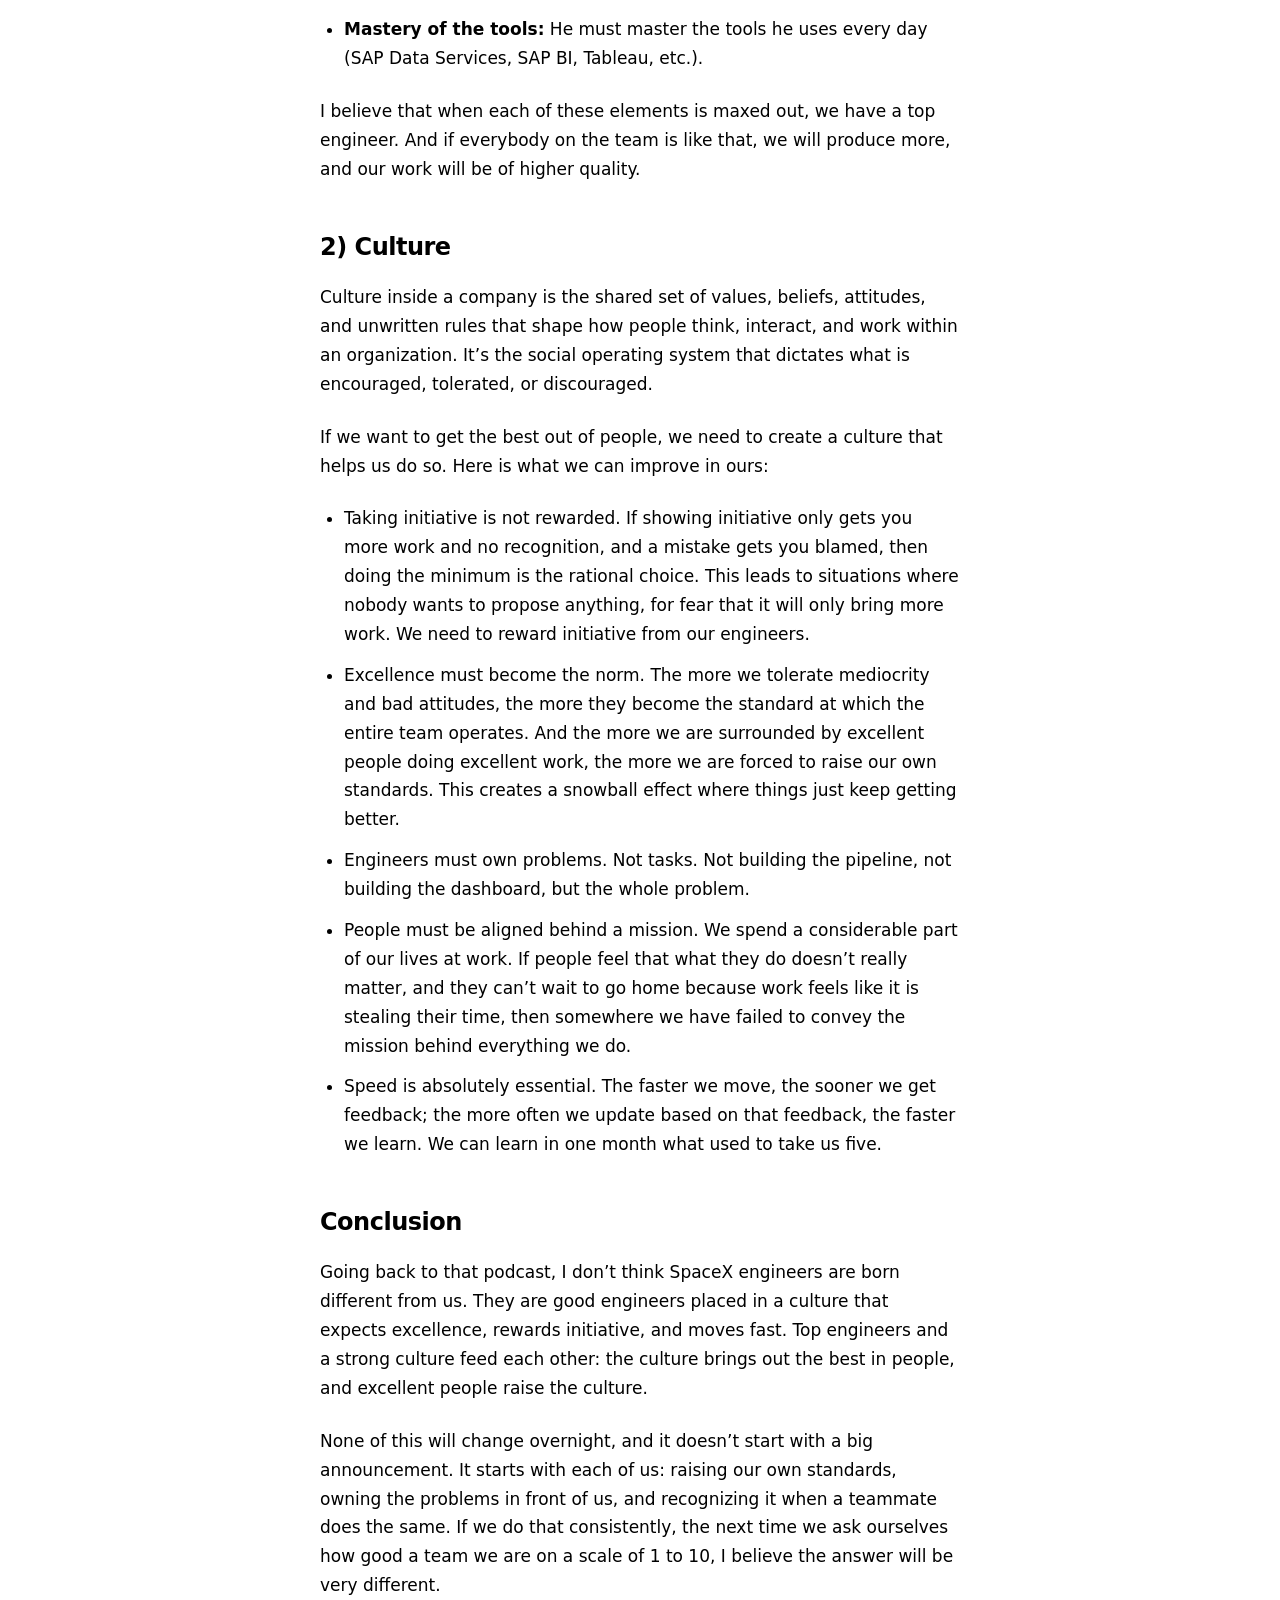
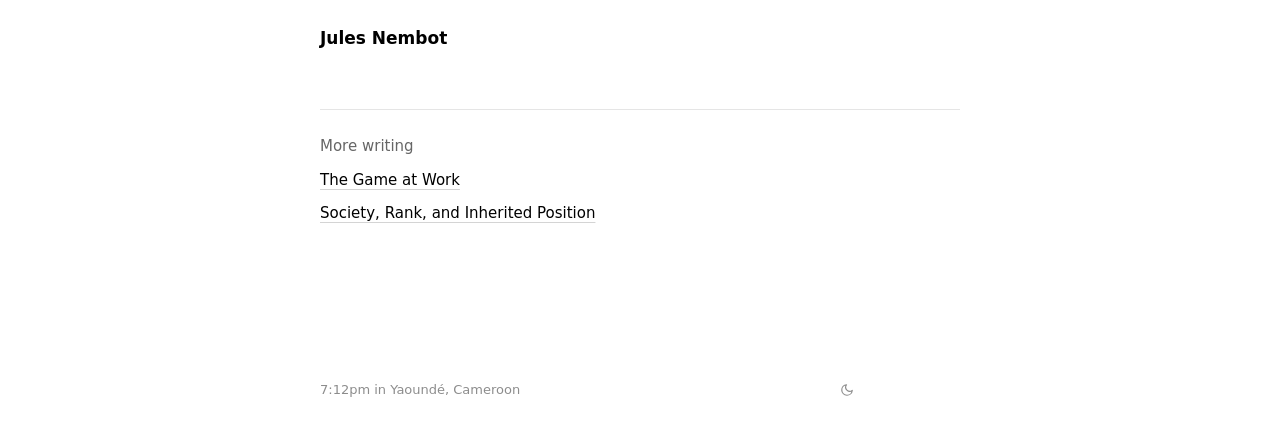
<file: blog/how-to-build-a-top-data-engineering-team.html>
<!DOCTYPE html>
<html lang="en" data-theme="light">
<head>
    <meta charset="UTF-8">
    <meta name="viewport" content="width=device-width, initial-scale=1.0">
    <title>How to build a top data engineering team — Nembot Jules</title>
    <meta name="description" content="What does a top engineer look like for our team, and what culture do we need to support one? Attitude, business knowledge, ownership, excellence, mission and speed.">
    <meta property="og:title" content="How to build a top data engineering team">
    <meta property="og:description" content="What does a top engineer look like for our team, and what culture do we need to support one? Attitude, business knowledge, ownership, excellence, mission and speed.">
    <meta property="og:type" content="article">
    <meta name="author" content="Nembot Jules">
    <script>
        // Early theme setting to avoid flash
        (function() {
            const stored = localStorage.getItem('theme');
            const theme = stored || (window.matchMedia('(prefers-color-scheme: dark)').matches ? 'dark' : 'light');
            document.documentElement.setAttribute('data-theme', theme);
        })();
    </script>
    <style>
        @font-face {
            font-family: 'Inter';
            font-style: normal;
            font-weight: 100 900;
            font-display: swap;
            src: url('/fonts/inter-variable.woff2') format('woff2-variations');
        }
        
        :root[data-theme="light"] {
            --bg: #ffffff;
            --text: #000000;
            --text-secondary: #666666;
            --border: #e5e5e5;
            --code-bg: #f5f5f5;
            --checklist-bg: #fafafa;
        }
        
        :root[data-theme="dark"] {
            --bg: #0a0a0a;
            --text: #f0f0f0;
            --text-secondary: #a0a0a0;
            --border: #2a2a2a;
            --code-bg: #1a1a1a;
            --checklist-bg: #141414;
        }
        
        * {
            margin: 0;
            padding: 0;
            box-sizing: border-box;
        }
        
        body {
            font-family: Inter, system-ui, -apple-system, sans-serif;
            background-color: var(--bg);
            color: var(--text);
            line-height: 1.7;
            padding: 60px 20px 80px;
            max-width: 680px;
            margin: 0 auto;
            transition: background-color 0.2s, color 0.2s;
        }
        
        a {
            color: var(--text);
            text-decoration: none;
            border-bottom: 1px solid var(--text);
            transition: opacity 0.2s ease;
        }
        
        a:hover {
            opacity: 0.6;
        }
        
        nav {
            margin-bottom: 60px;
            font-size: 14px;
        }
        
        nav a {
            margin-right: 20px;
            border-bottom: none;
        }
        
        nav a:hover {
            border-bottom: 1px solid var(--text);
        }
        
        article {
            margin-bottom: 80px;
        }
        
        h1 {
            font-size: 42px;
            font-weight: 700;
            margin-bottom: 20px;
            letter-spacing: -1.5px;
            line-height: 1.2;
        }
        
        .byline {
            font-size: 15px;
            color: var(--text-secondary);
            margin-bottom: 40px;
            padding-bottom: 30px;
            border-bottom: 1px solid var(--border);
        }
        
        h2 {
            font-size: 28px;
            font-weight: 600;
            margin-top: 48px;
            margin-bottom: 20px;
            letter-spacing: -0.5px;
        }
        
        h3 {
            font-size: 20px;
            font-weight: 600;
            margin-top: 32px;
            margin-bottom: 16px;
        }
        
        p {
            margin-bottom: 24px;
            font-size: 17px;
            line-height: 1.7;
        }
        
        ul, ol {
            margin-bottom: 24px;
            padding-left: 24px;
        }
        
        li {
            margin-bottom: 12px;
            font-size: 17px;
            line-height: 1.7;
        }
        
        code {
            font-family: ui-monospace, SFMono-Regular, Menlo, Monaco, Consolas, monospace;
            font-size: 15px;
            background: var(--code-bg);
            padding: 2px 6px;
            border-radius: 3px;
        }
        
        pre {
            background: var(--code-bg);
            padding: 20px;
            border-radius: 6px;
            overflow-x: auto;
            margin-bottom: 24px;
            border-left: 3px solid var(--text);
        }
        
        pre code {
            background: none;
            padding: 0;
        }
        
        blockquote {
            border-left: 3px solid var(--text);
            padding-left: 20px;
            margin: 24px 0;
            font-style: italic;
            color: var(--text-secondary);
        }
        
        .checklist {
            background: var(--checklist-bg);
            padding: 24px;
            border-radius: 6px;
            margin: 32px 0;
            border: 1px solid var(--border);
        }
        
        .checklist h4 {
            font-size: 18px;
            font-weight: 600;
            margin-bottom: 16px;
        }
        
        .checklist ul {
            list-style: none;
            padding-left: 0;
        }
        
        .checklist li::before {
            content: "☐ ";
            margin-right: 8px;
            font-size: 16px;
        }
        
        footer {
            position: fixed;
            bottom: 0;
            left: 0;
            right: 0;
            background-color: var(--bg);
            border-top: 1px solid var(--border);
            padding: 12px 20px;
            display: flex;
            justify-content: space-between;
            align-items: center;
            font-size: 13px;
            transition: background-color 0.2s, border-color 0.2s;
        }
        
        .theme-toggle {
            background: none;
            border: 1px solid var(--border);
            color: var(--text);
            padding: 4px 12px;
            cursor: pointer;
            border-radius: 4px;
            font-size: 13px;
            font-family: Inter, system-ui, -apple-system, sans-serif;
            transition: background-color 0.2s, border-color 0.2s;
        }
        
        .theme-toggle:hover {
            background-color: var(--code-bg);
        }
        
        @media (max-width: 480px) {
            body {
                padding: 40px 15px 80px;
            }
            
            h1 {
                font-size: 32px;
            }
            
            h2 {
                font-size: 24px;
            }
            
            p, li {
                font-size: 16px;
            }
            
            footer {
                font-size: 12px;
                padding: 10px 15px;
            }
            
            .theme-toggle {
                font-size: 12px;
                padding: 3px 10px;
            }
        }

        .cover { margin: 0 0 40px; }
        .cover img { width: 100%; height: auto; display: block; border-radius: 8px; }
        .pull { font-size: 21px; line-height: 1.5; font-weight: 600; letter-spacing: -0.2px; margin: 36px 0; }
        h2 { font-size: 24px; line-height: 1.3; }
        h3 { line-height: 1.4; }
        blockquote p { margin-bottom: 8px; }
        blockquote cite { display: block; font-style: normal; font-size: 15px; }
        blockquote cite::before { content: "— "; }
        .signoff { font-weight: 600; }
        .also { margin-top: 56px; padding-top: 24px; border-top: 1px solid var(--border); font-size: 15px; color: var(--text-secondary); }
        .also p { font-size: 15px; margin-bottom: 8px; }
    </style>
    <link rel="stylesheet" href="/assets/site.css">
</head>
<body>
    <nav>
        <a href="/index.html">Home</a>
        <a href="/blog/index.html">Blog</a>
        <a href="/timelapses.html">Timelapses</a>
    </nav>

    <article>
        <h1>How to build a top data engineering team</h1>
        <div class="byline">
            By Nembot Jules · October 25, 2026 · 4 min read
        </div>
<p>I remember listening to a podcast where Marc Andreessen said that working at SpaceX is like being drowned in a zone of shocking competence. Everybody is just insanely good at what they do. For some reason, after that podcast, I became really interested in the idea of assembling a team of excellent engineers and building the culture to support them. Naturally, I started looking at my own team at work and evaluating us. On a scale of 1 to 10, how good a team are we? How good are the people on it? How good is our culture? The answers were not great. So I started asking myself why, and how we could close the gap. This led me to a few questions: What does a top engineer look like for our team? What does a perfect team look like? And what is the culture inside such a team?</p>
<h2>1) What a top engineer looks like for our team</h2>
<p>I have identified four areas in which an engineer on our team should excel to become a top data engineer:</p>
<ul>
<li>Attitude</li>
<li>Business knowledge</li>
<li>Data engineering concepts</li>
<li>Mastery of the tools</li>
</ul>
<p>Let&rsquo;s dive into each of them:</p>
<ul>
<li><strong>Attitude:</strong> An engineer should have a mindset of adding value and contributing. He should always ask himself: How can I help the team? How can I contribute? How can I make things better? He should have the desire and the agency to solve problems on his own initiative. He should not wait for tasks to be given to him, and he should not optimize for doing the least amount of work possible. He should feel responsible for his work: he should do his best to solve the issue at hand, even if it doesn&rsquo;t directly depend on him. He must hold high standards for himself and for the work he does.</li>
<li><strong>Business knowledge:</strong> For data engineers, the business is at the core of everything we do. A top data engineer should have an excellent understanding of the business.</li>
<li><strong>Data engineering concepts:</strong> He must master the concepts and best practices of data engineering: data warehousing, data modeling, data pipeline design and debugging, SQL, data visualization, and communication.</li>
<li><strong>Mastery of the tools:</strong> He must master the tools he uses every day (SAP Data Services, SAP BI, Tableau, etc.).</li>
</ul>
<p>I believe that when each of these elements is maxed out, we have a top engineer. And if everybody on the team is like that, we will produce more, and our work will be of higher quality.</p>
<h2>2) Culture</h2>
<p>Culture inside a company is the shared set of values, beliefs, attitudes, and unwritten rules that shape how people think, interact, and work within an organization. It&rsquo;s the social operating system that dictates what is encouraged, tolerated, or discouraged.</p>
<p>If we want to get the best out of people, we need to create a culture that helps us do so. Here is what we can improve in ours:</p>
<ul>
<li>Taking initiative is not rewarded. If showing initiative only gets you more work and no recognition, and a mistake gets you blamed, then doing the minimum is the rational choice. This leads to situations where nobody wants to propose anything, for fear that it will only bring more work. We need to reward initiative from our engineers.</li>
<li>Excellence must become the norm. The more we tolerate mediocrity and bad attitudes, the more they become the standard at which the entire team operates. And the more we are surrounded by excellent people doing excellent work, the more we are forced to raise our own standards. This creates a snowball effect where things just keep getting better.</li>
<li>Engineers must own problems. Not tasks. Not building the pipeline, not building the dashboard, but the whole problem.</li>
<li>People must be aligned behind a mission. We spend a considerable part of our lives at work. If people feel that what they do doesn&rsquo;t really matter, and they can&rsquo;t wait to go home because work feels like it is stealing their time, then somewhere we have failed to convey the mission behind everything we do.</li>
<li>Speed is absolutely essential. The faster we move, the sooner we get feedback; the more often we update based on that feedback, the faster we learn. We can learn in one month what used to take us five.</li>
</ul>
<h2>Conclusion</h2>
<p>Going back to that podcast, I don&rsquo;t think SpaceX engineers are born different from us. They are good engineers placed in a culture that expects excellence, rewards initiative, and moves fast. Top engineers and a strong culture feed each other: the culture brings out the best in people, and excellent people raise the culture.</p>
<p>None of this will change overnight, and it doesn&rsquo;t start with a big announcement. It starts with each of us: raising our own standards, owning the problems in front of us, and recognizing it when a teammate does the same. If we do that consistently, the next time we ask ourselves how good a team we are on a scale of 1 to 10, I believe the answer will be very different.</p>
<p class="signoff">Jules Nembot</p>
        <div class="also">
            <p>More writing</p>
            <p><a href="/blog/the-game-at-work.html">The Game at Work</a></p>
            <p><a href="/blog/society-rank-and-inherited-position.html">Society, Rank, and Inherited Position</a></p>
        </div>
    </article>

    <footer class="site-footer">
        <p><span id="time" class="tabular-nums" style="visibility:hidden">0:00pm</span> in Yaoundé, Cameroon</p>
        <button type="button" class="theme-toggle" id="theme-toggle" aria-label="Switch to dark theme"></button>
    </footer>
    <script src="/assets/site.js"></script>
</body>
</html>
</file>
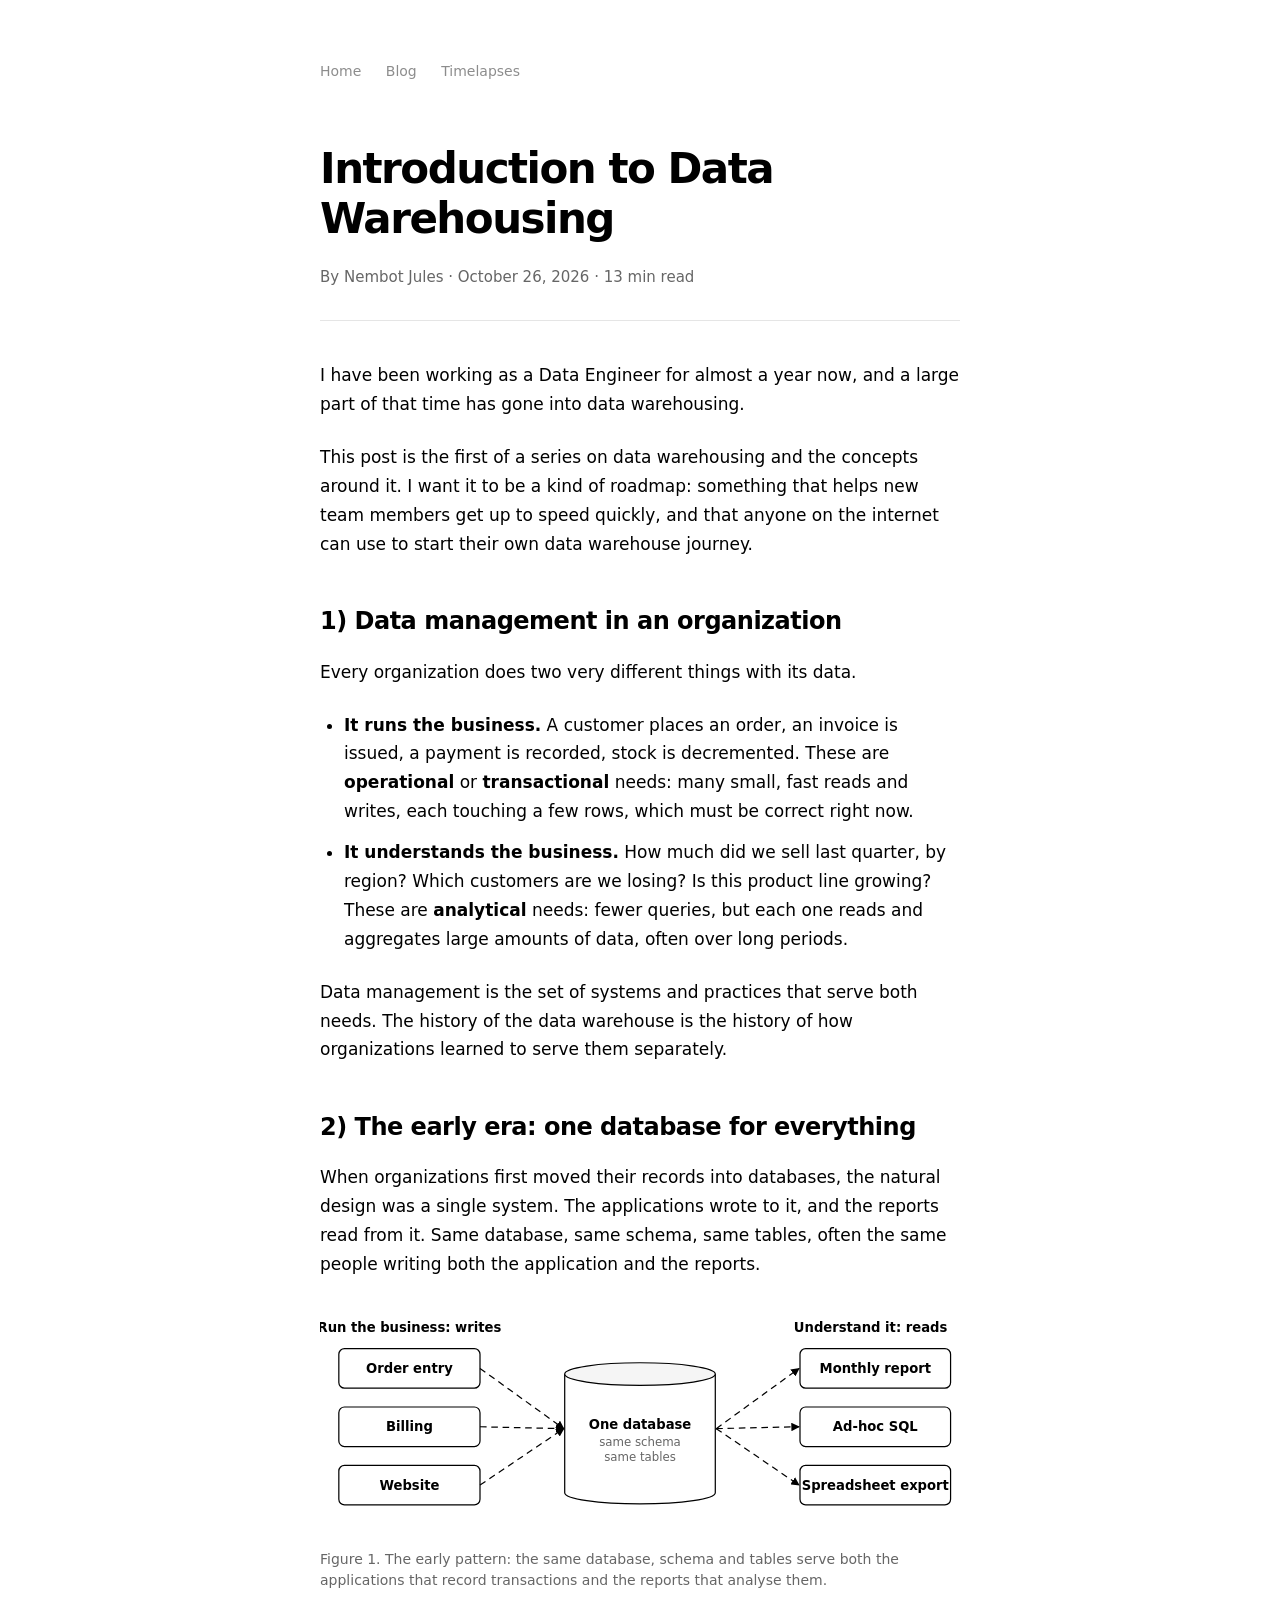
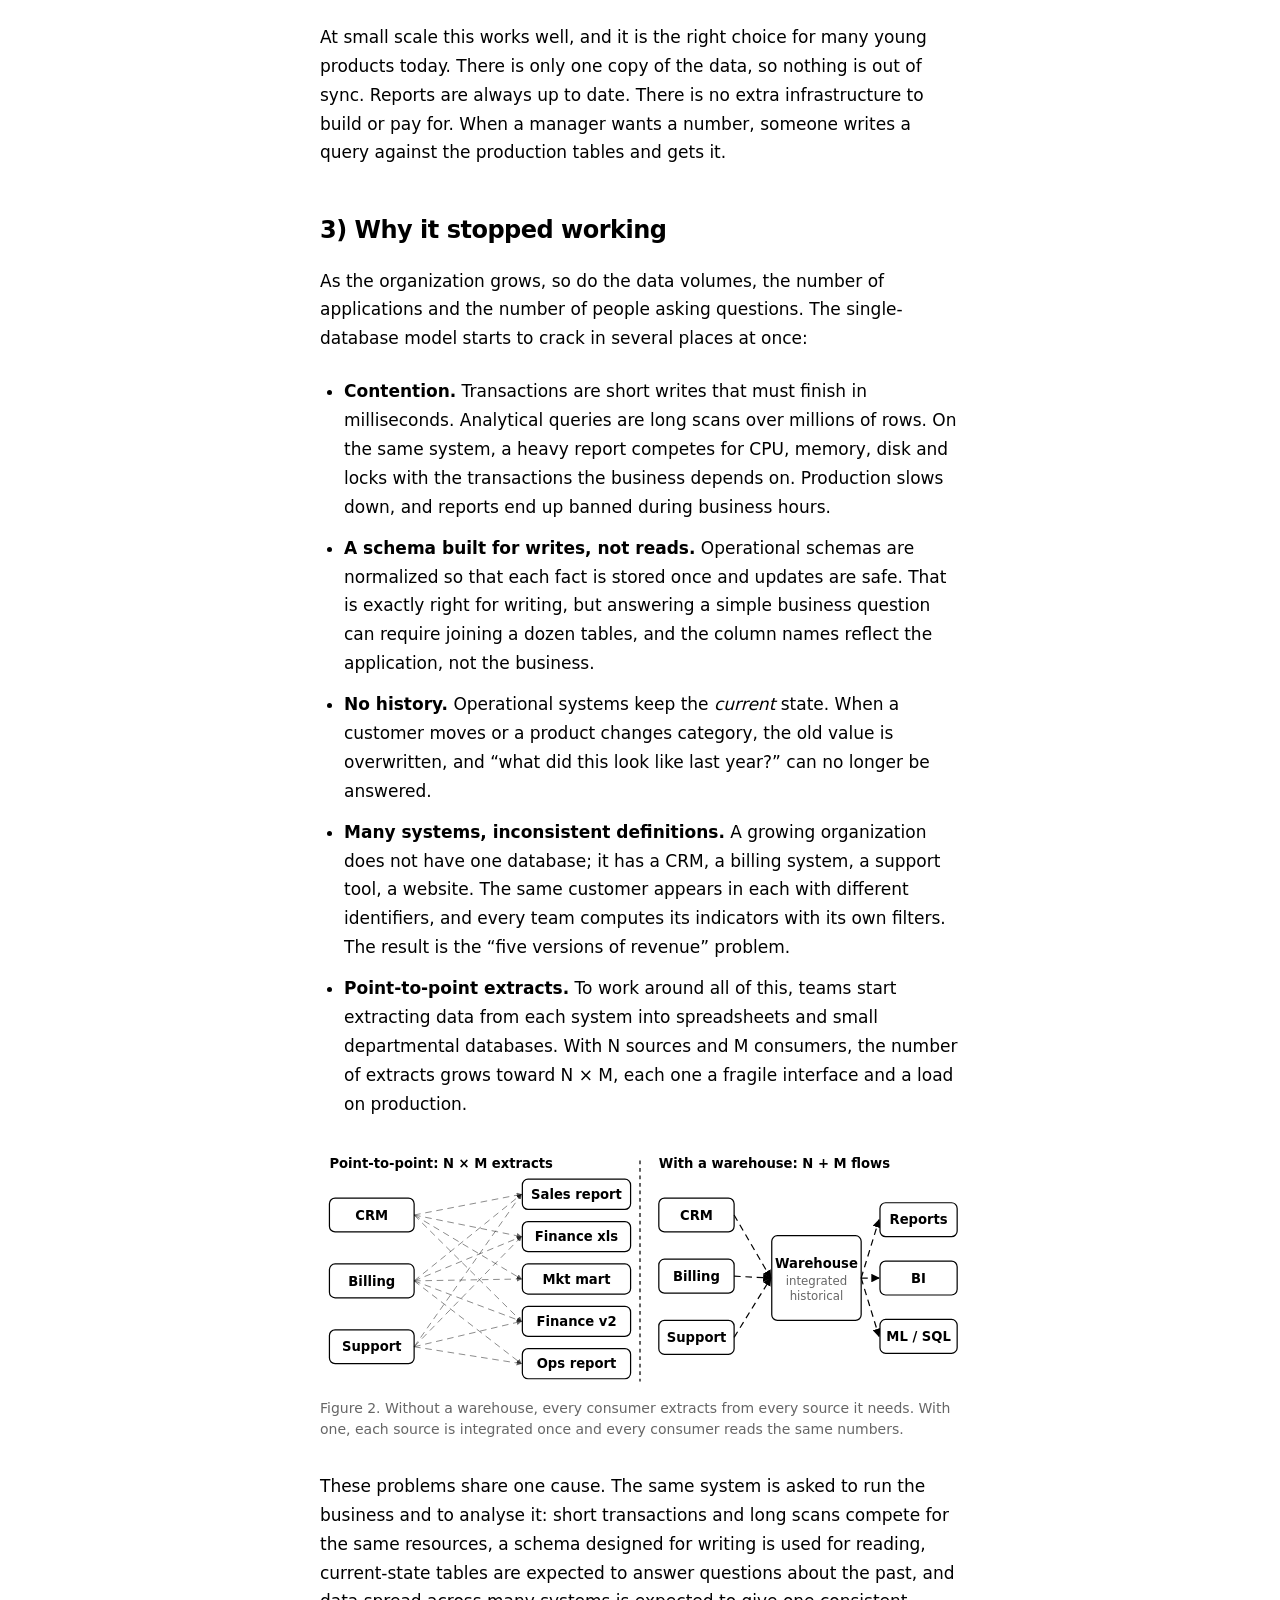
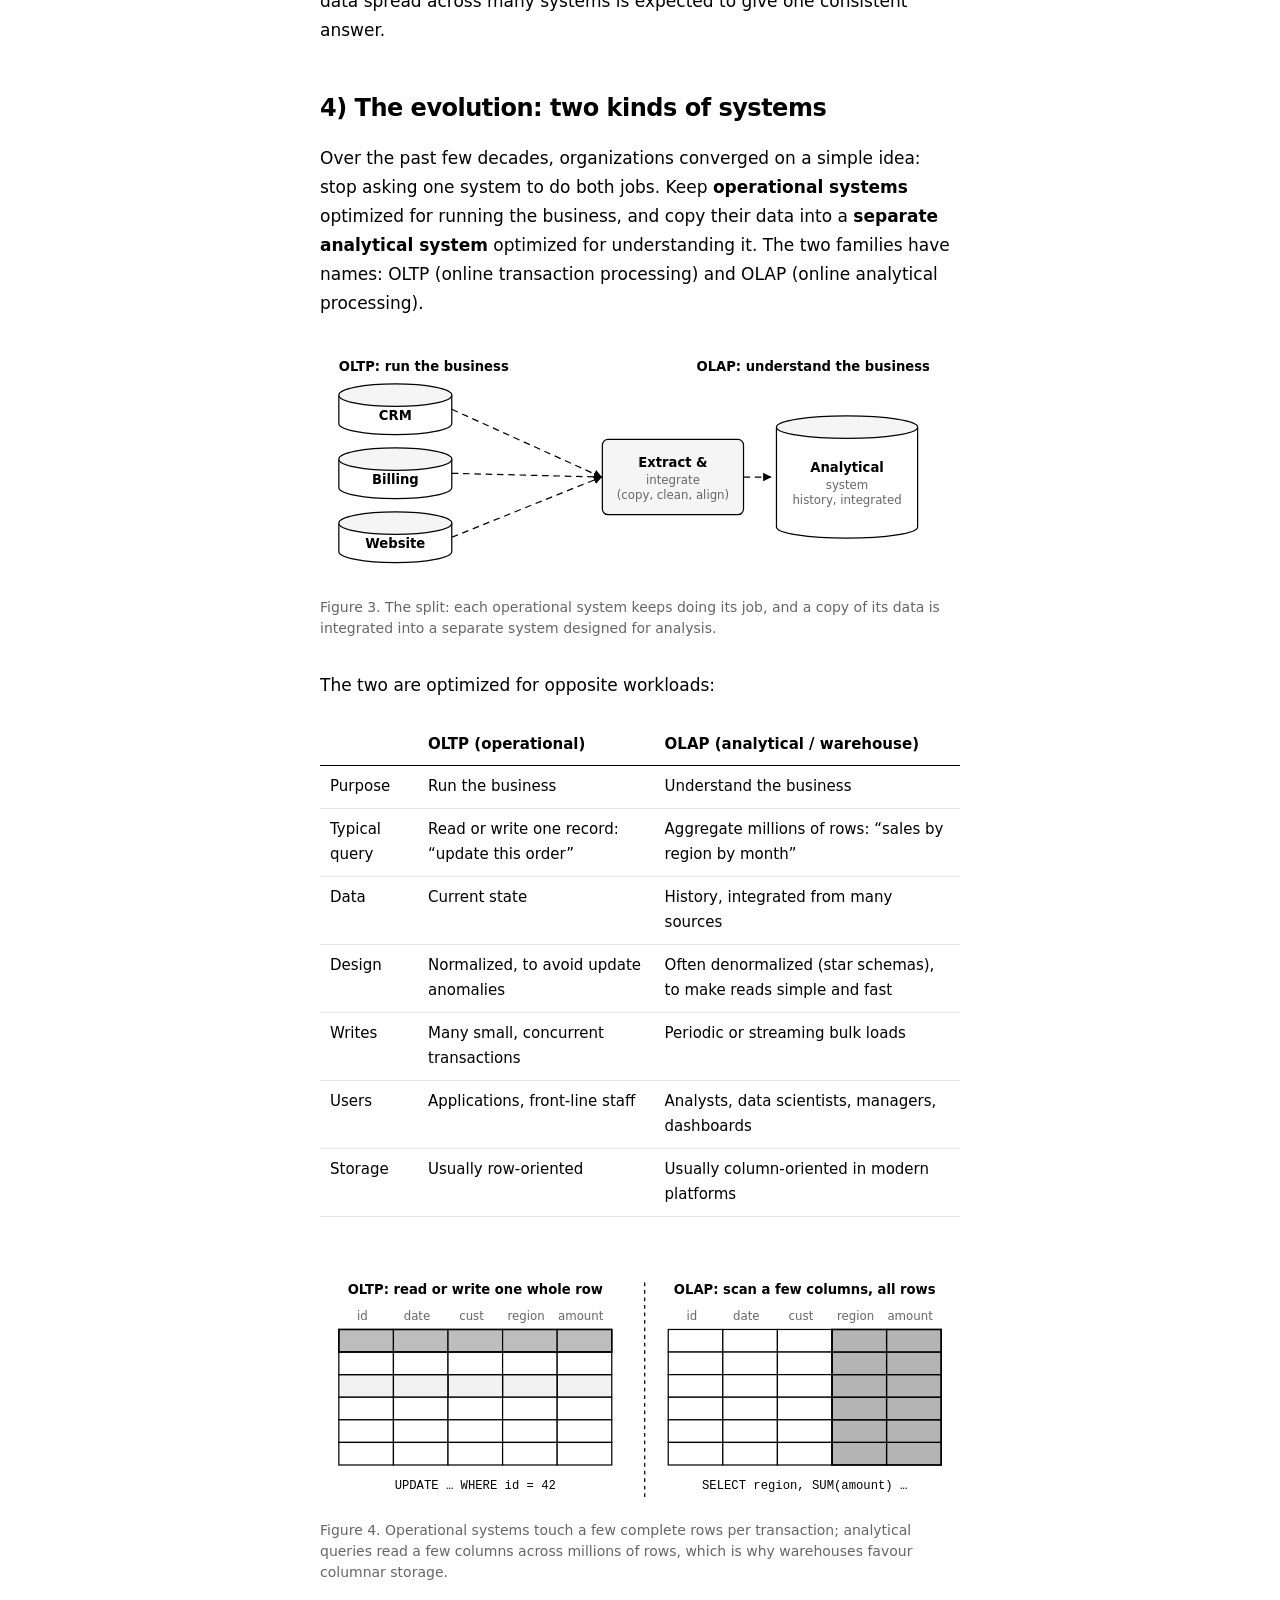
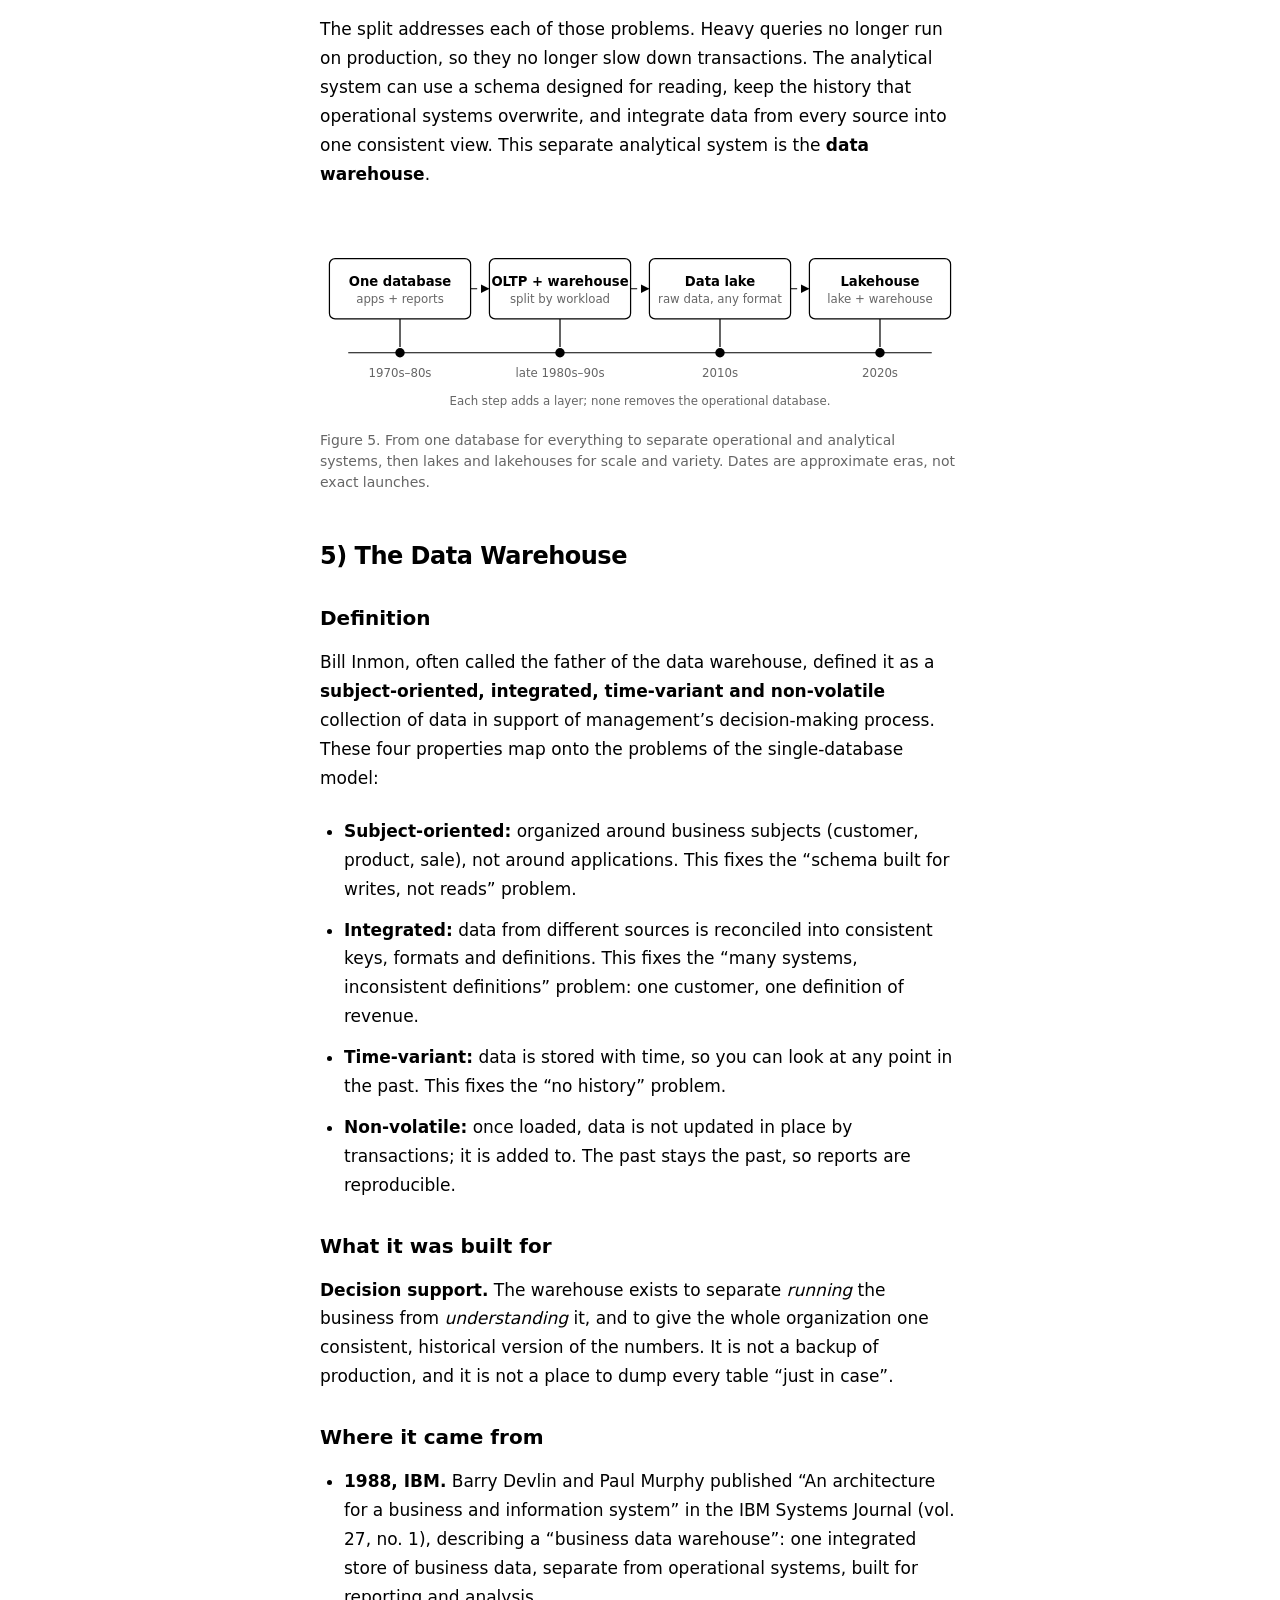
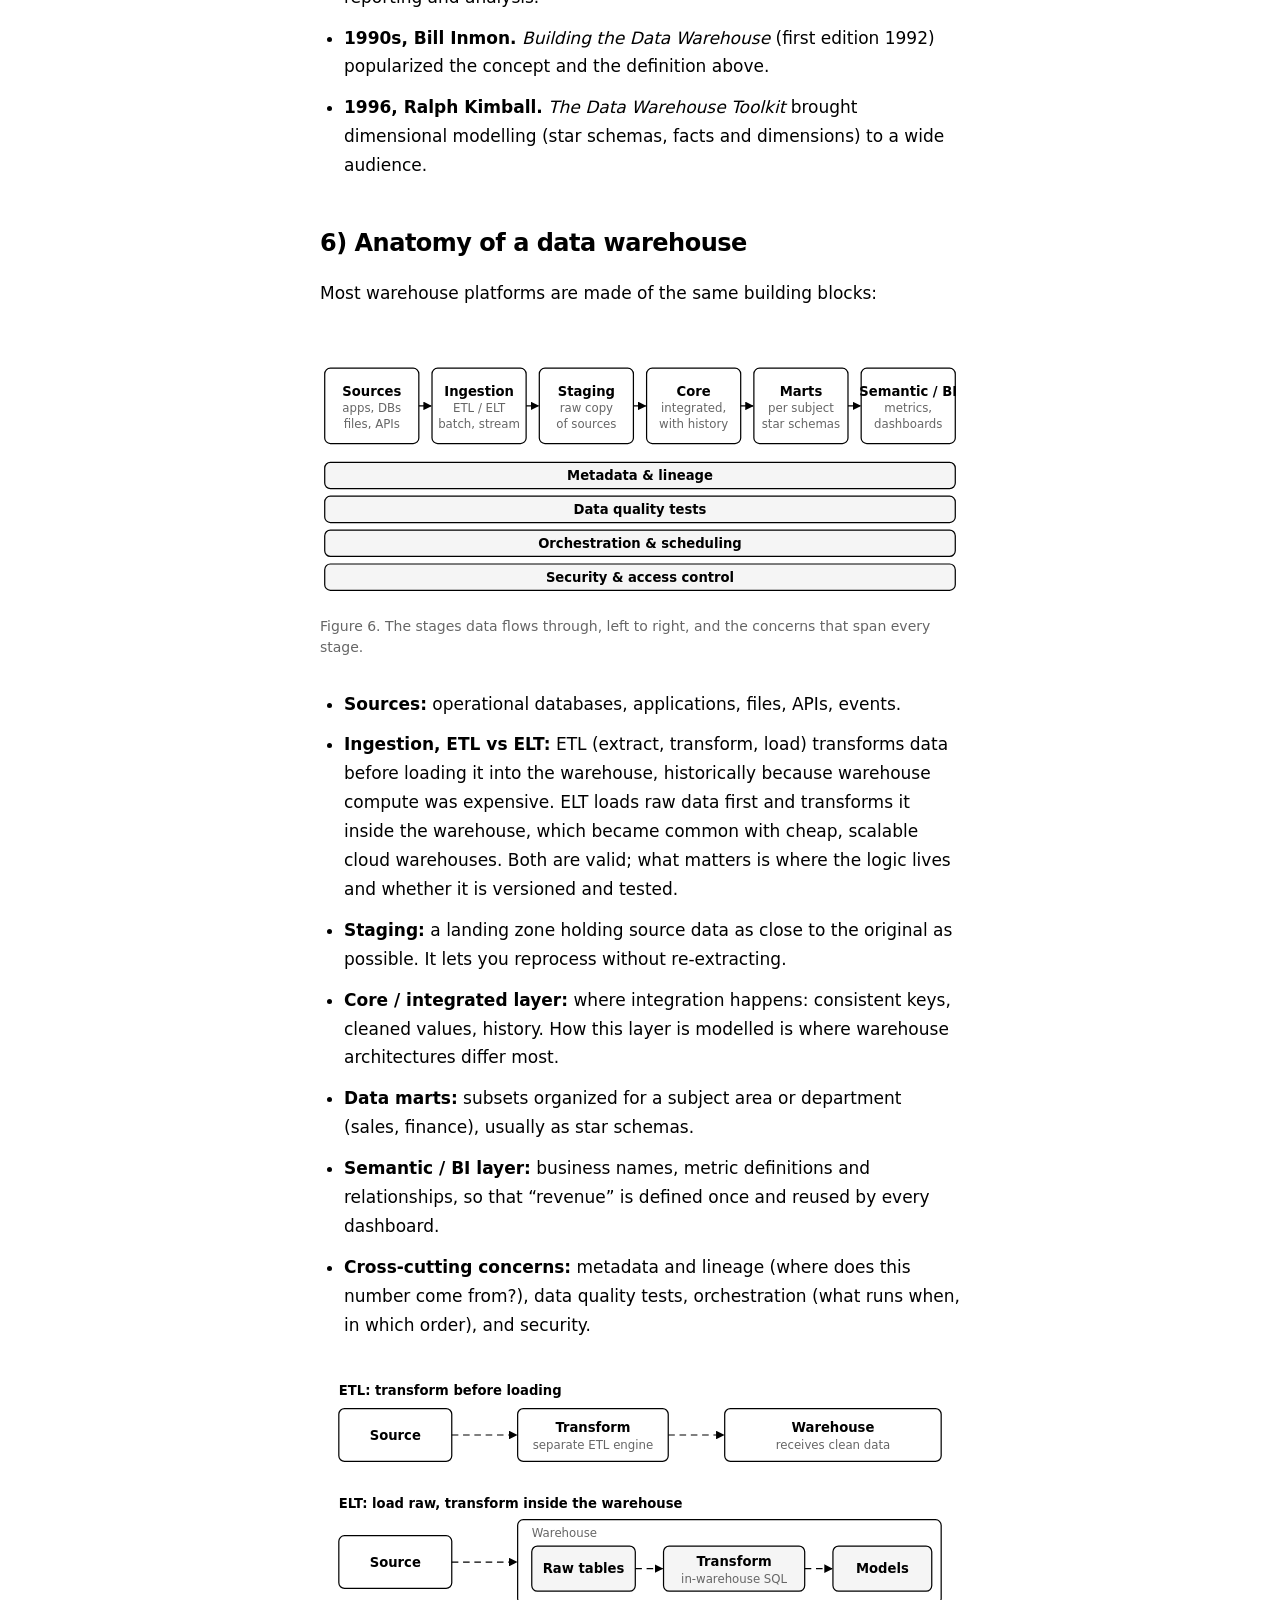
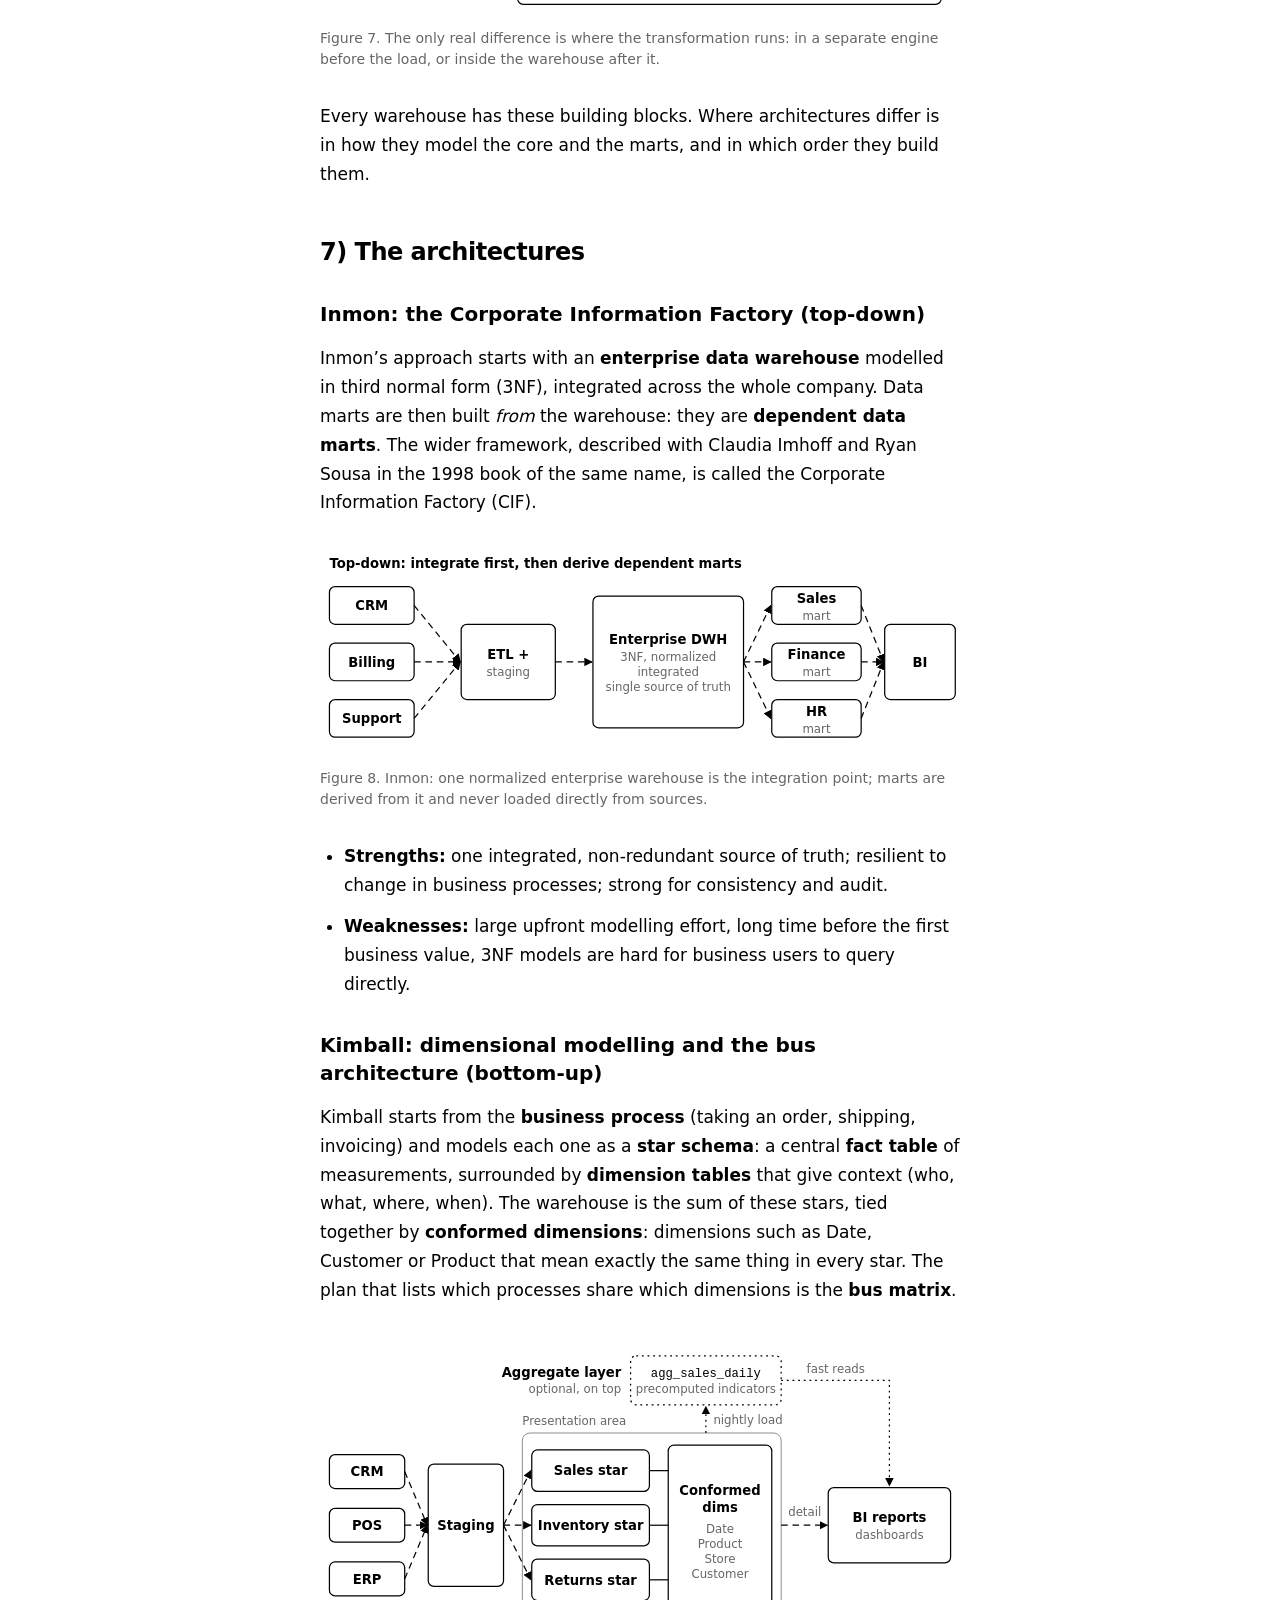
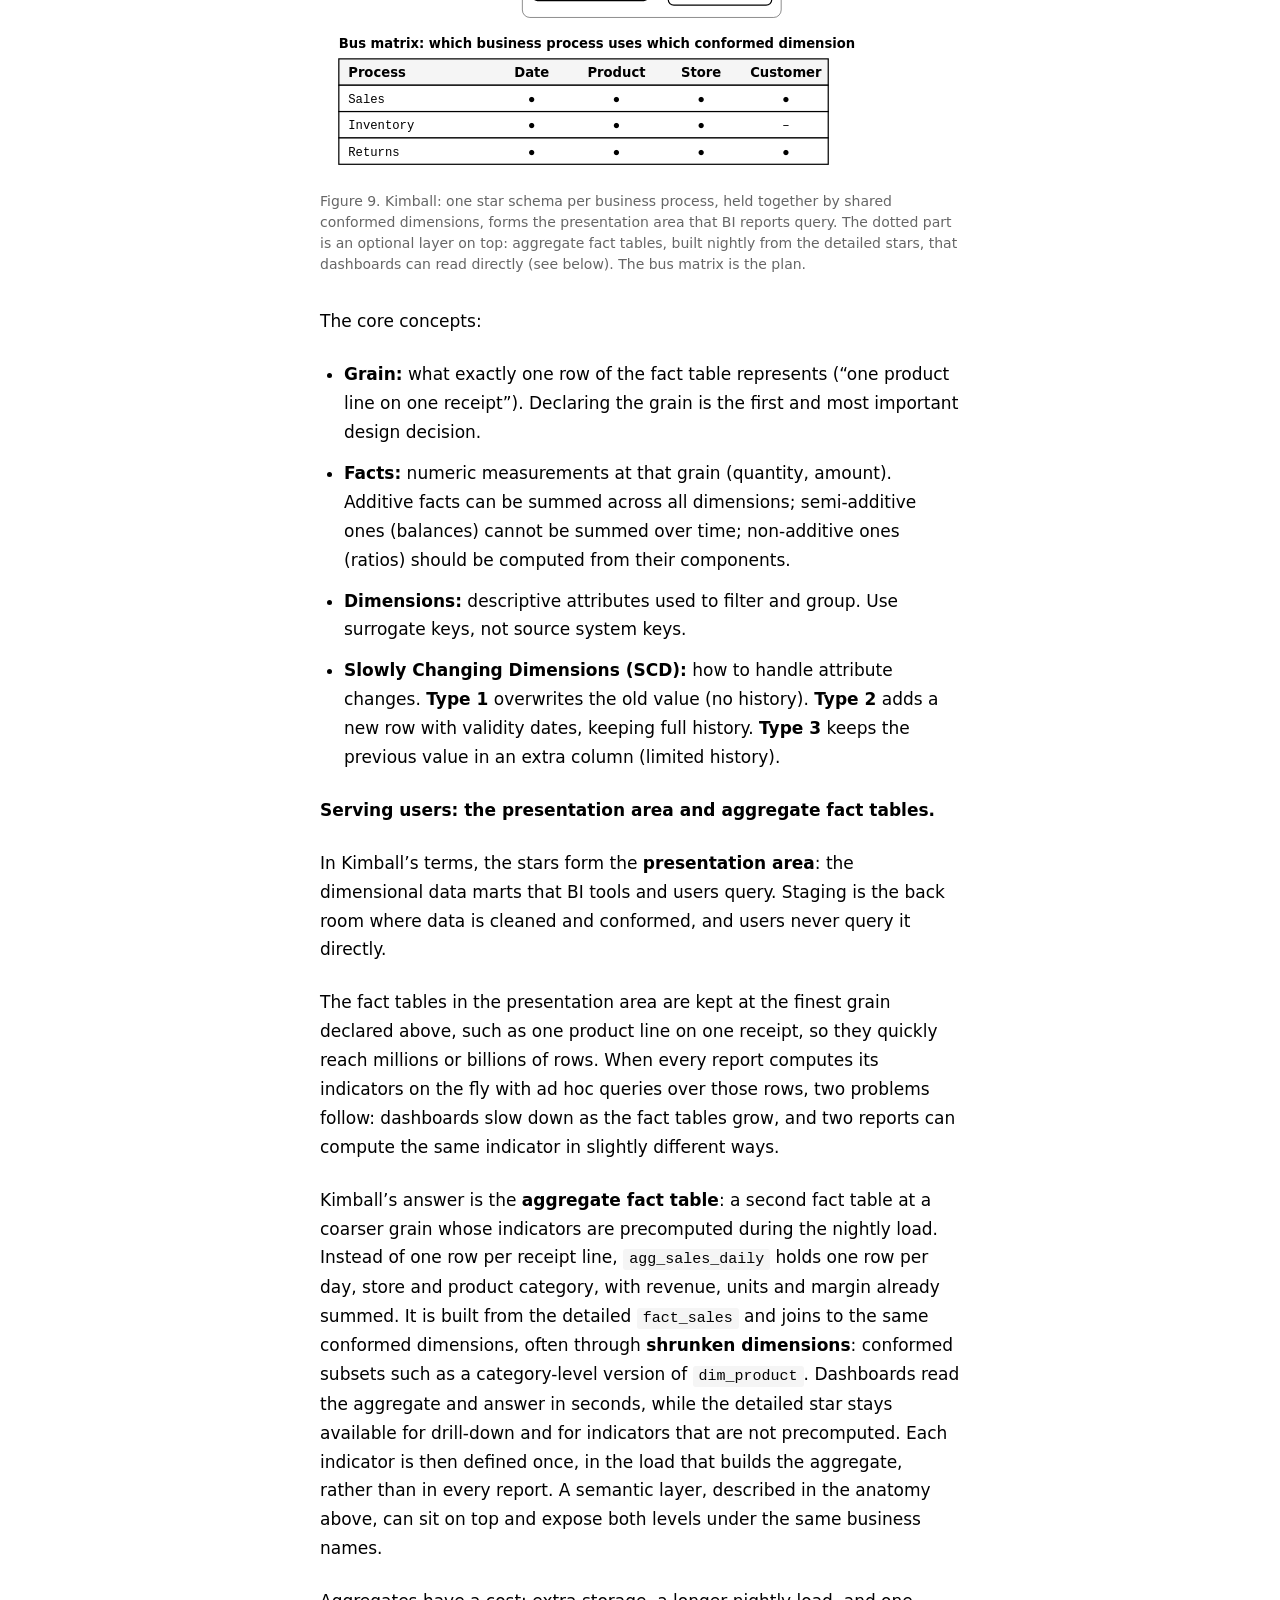
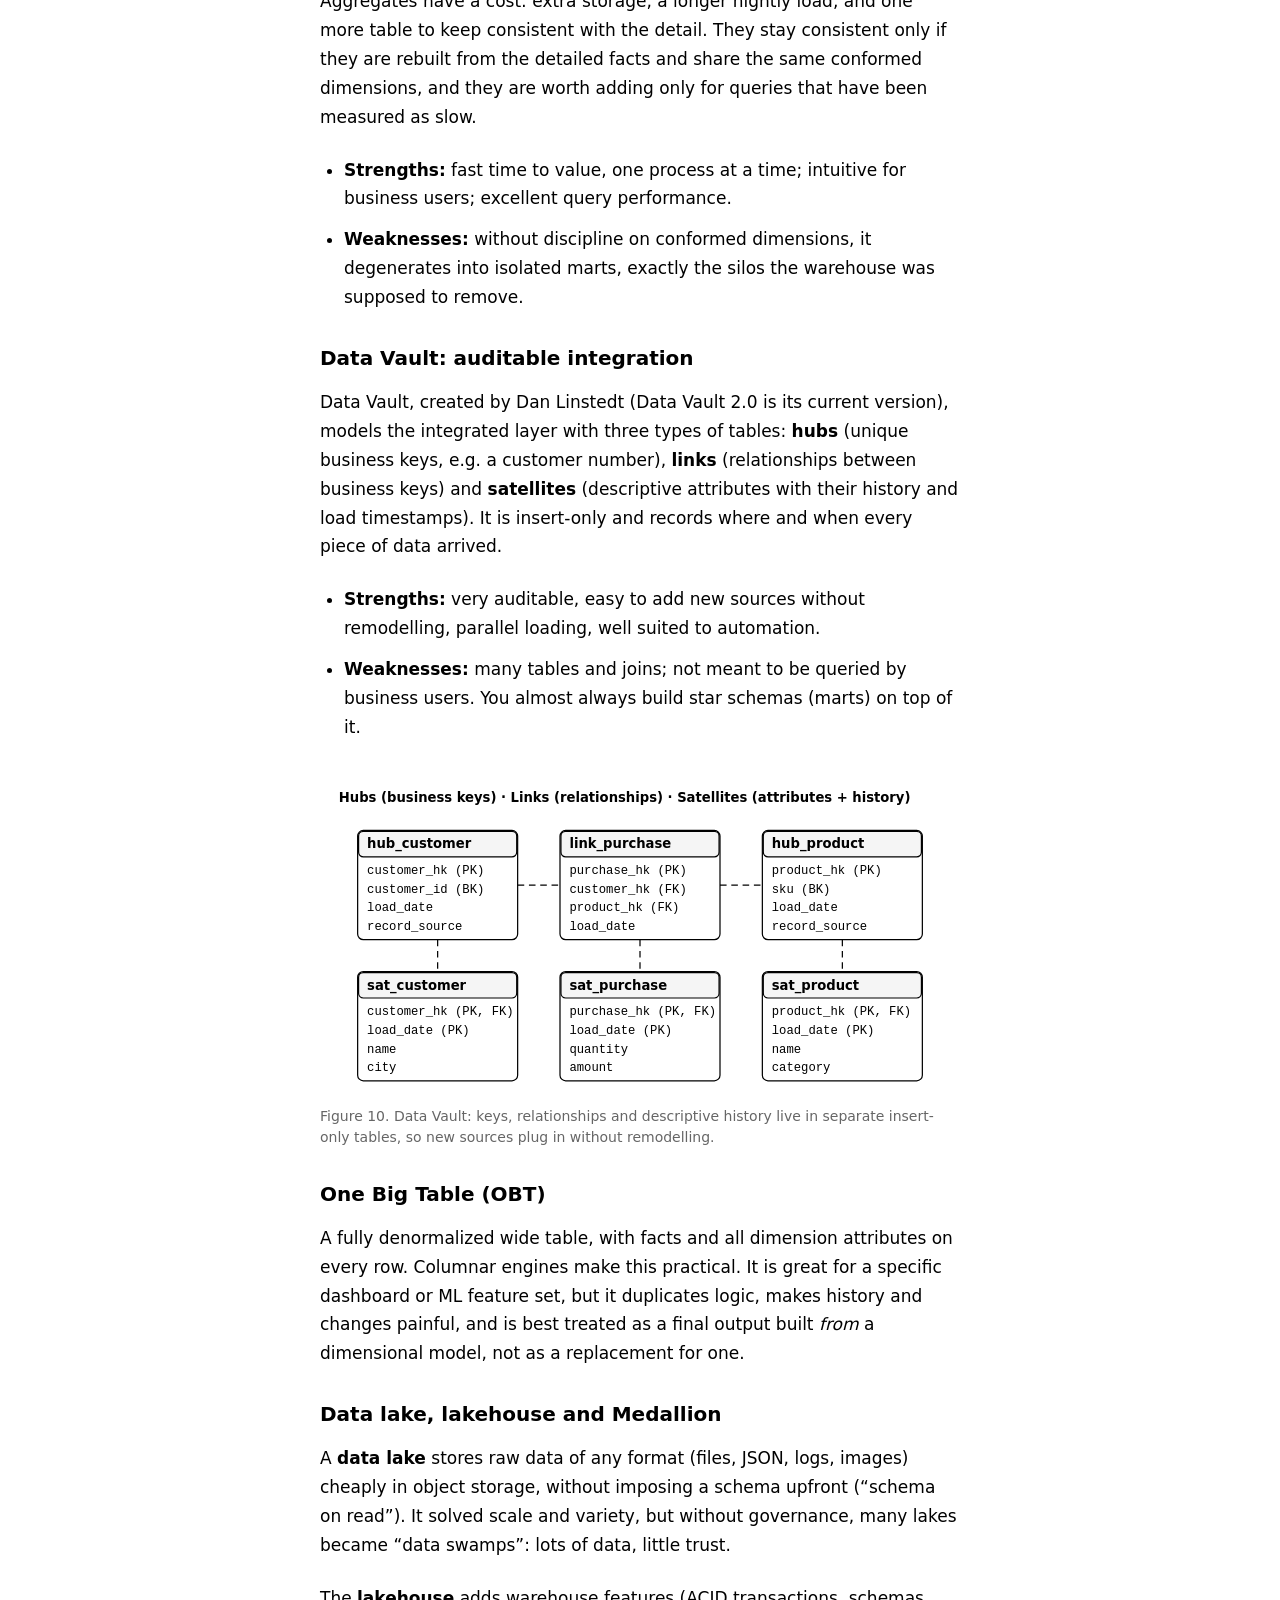
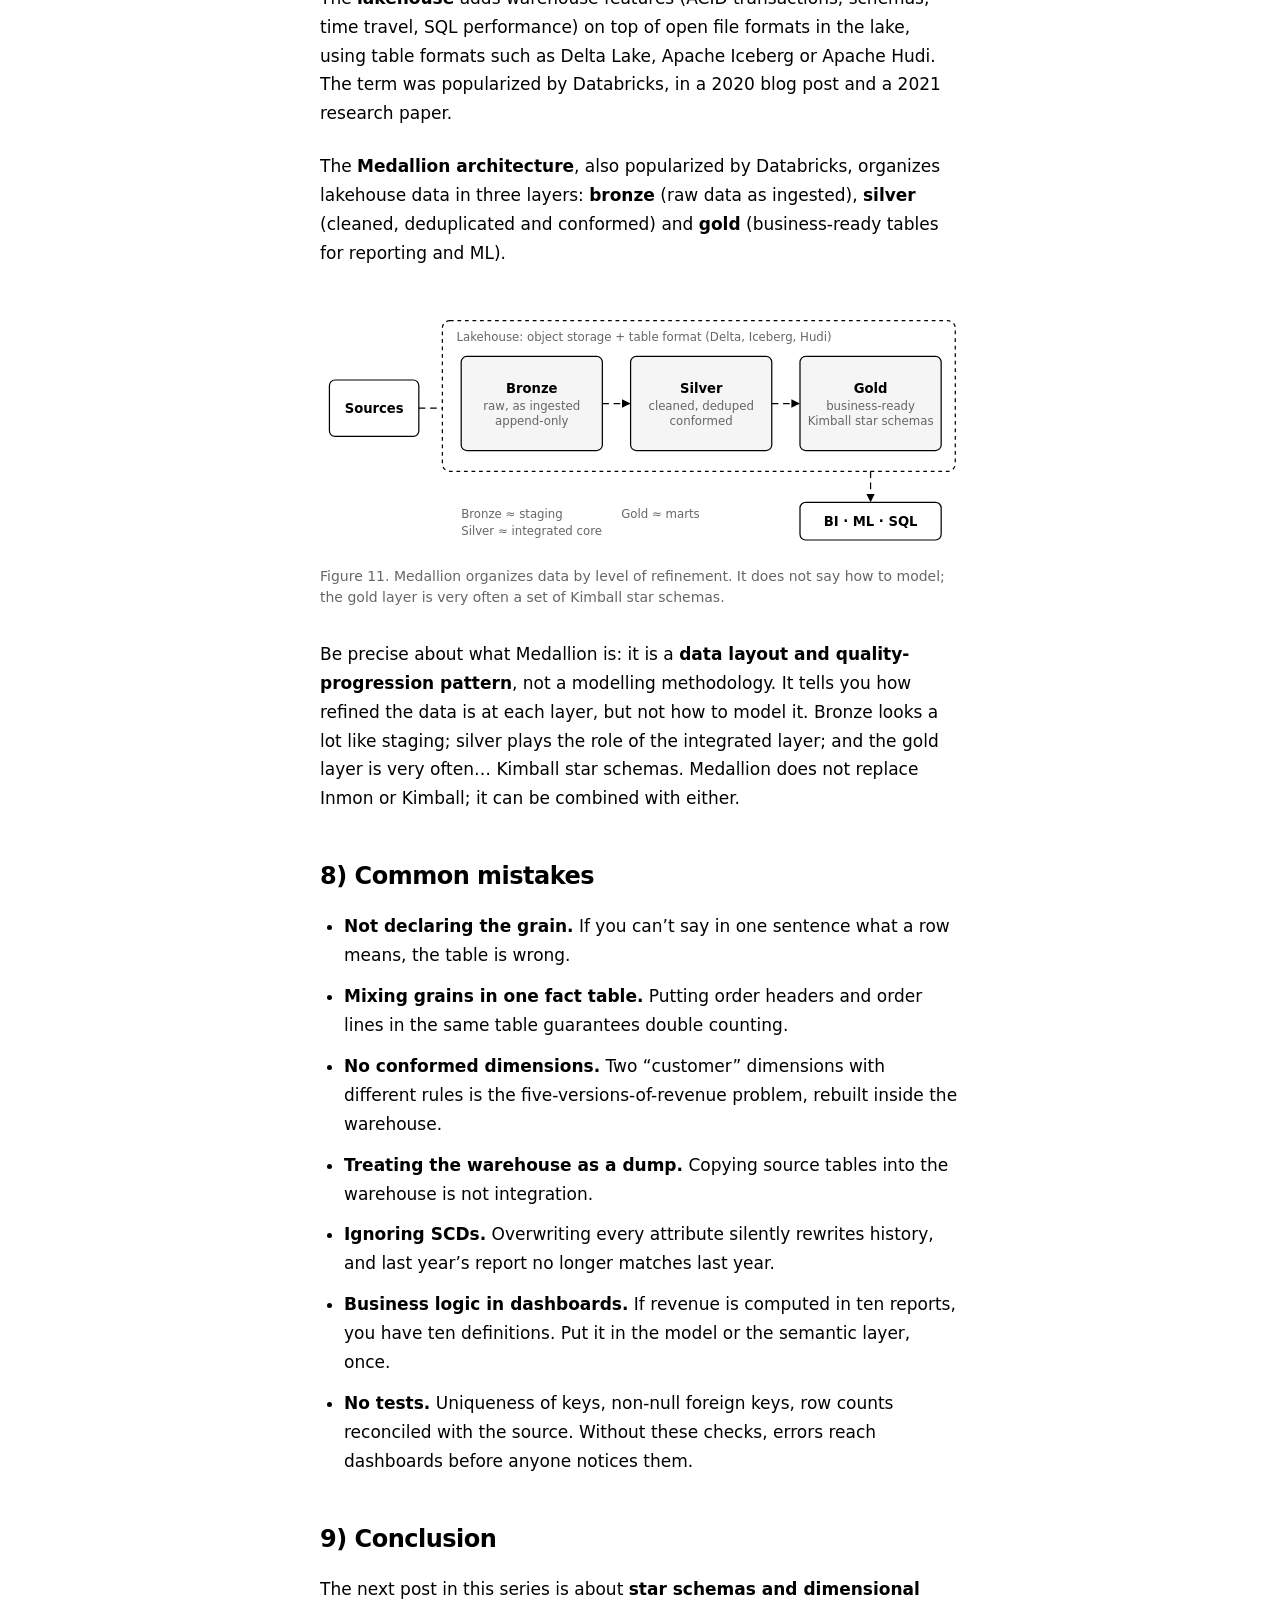
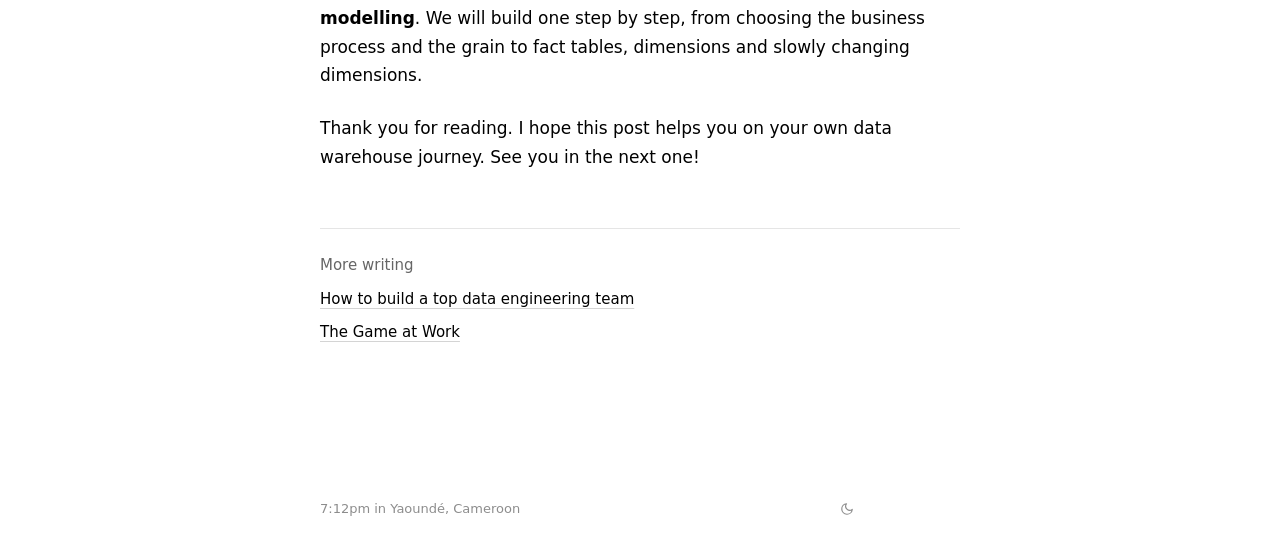
<file: blog/introduction-to-data-warehousing.html>
<!DOCTYPE html>
<html lang="en" data-theme="light">
<head>
    <meta charset="UTF-8">
    <meta name="viewport" content="width=device-width, initial-scale=1.0">
    <title>Introduction to Data Warehousing — Nembot Jules</title>
    <meta name="description" content="From one database for everything to separate operational and analytical systems: what a data warehouse is, why it exists, and how Inmon, Kimball, Data Vault and Medallion differ.">
    <meta property="og:title" content="Introduction to Data Warehousing">
    <meta property="og:description" content="From one database for everything to separate operational and analytical systems: what a data warehouse is, why it exists, and how Inmon, Kimball, Data Vault and Medallion differ.">
    <meta property="og:type" content="article">
    <meta property="og:url" content="https://nembotjules.vercel.app/blog/introduction-to-data-warehousing.html">
    <link rel="canonical" href="https://nembotjules.vercel.app/blog/introduction-to-data-warehousing.html">
    <meta name="author" content="Nembot Jules">
    <script>
        // Early theme setting to avoid flash
        (function() {
            const stored = localStorage.getItem('theme');
            const theme = stored || (window.matchMedia('(prefers-color-scheme: dark)').matches ? 'dark' : 'light');
            document.documentElement.setAttribute('data-theme', theme);
        })();
    </script>
    <style>
        @font-face {
            font-family: 'Inter';
            font-style: normal;
            font-weight: 100 900;
            font-display: swap;
            src: url('/fonts/inter-variable.woff2') format('woff2-variations');
        }
        
        :root[data-theme="light"] {
            --bg: #ffffff;
            --text: #000000;
            --text-secondary: #666666;
            --border: #e5e5e5;
            --code-bg: #f5f5f5;
            --checklist-bg: #fafafa;
        }
        
        :root[data-theme="dark"] {
            --bg: #0a0a0a;
            --text: #f0f0f0;
            --text-secondary: #a0a0a0;
            --border: #2a2a2a;
            --code-bg: #1a1a1a;
            --checklist-bg: #141414;
        }
        
        * {
            margin: 0;
            padding: 0;
            box-sizing: border-box;
        }
        
        body {
            font-family: Inter, system-ui, -apple-system, sans-serif;
            background-color: var(--bg);
            color: var(--text);
            line-height: 1.7;
            padding: 60px 20px 80px;
            max-width: 680px;
            margin: 0 auto;
            transition: background-color 0.2s, color 0.2s;
        }
        
        a {
            color: var(--text);
            text-decoration: none;
            border-bottom: 1px solid var(--text);
            transition: opacity 0.2s ease;
        }
        
        a:hover {
            opacity: 0.6;
        }
        
        nav {
            margin-bottom: 60px;
            font-size: 14px;
        }
        
        nav a {
            margin-right: 20px;
            border-bottom: none;
        }
        
        nav a:hover {
            border-bottom: 1px solid var(--text);
        }
        
        article {
            margin-bottom: 80px;
        }
        
        h1 {
            font-size: 42px;
            font-weight: 700;
            margin-bottom: 20px;
            letter-spacing: -1.5px;
            line-height: 1.2;
        }
        
        .byline {
            font-size: 15px;
            color: var(--text-secondary);
            margin-bottom: 40px;
            padding-bottom: 30px;
            border-bottom: 1px solid var(--border);
        }
        
        h2 {
            font-size: 28px;
            font-weight: 600;
            margin-top: 48px;
            margin-bottom: 20px;
            letter-spacing: -0.5px;
        }
        
        h3 {
            font-size: 20px;
            font-weight: 600;
            margin-top: 32px;
            margin-bottom: 16px;
        }
        
        p {
            margin-bottom: 24px;
            font-size: 17px;
            line-height: 1.7;
        }
        
        ul, ol {
            margin-bottom: 24px;
            padding-left: 24px;
        }
        
        li {
            margin-bottom: 12px;
            font-size: 17px;
            line-height: 1.7;
        }
        
        code {
            font-family: ui-monospace, SFMono-Regular, Menlo, Monaco, Consolas, monospace;
            font-size: 15px;
            background: var(--code-bg);
            padding: 2px 6px;
            border-radius: 3px;
        }
        
        pre {
            background: var(--code-bg);
            padding: 20px;
            border-radius: 6px;
            overflow-x: auto;
            margin-bottom: 24px;
            border-left: 3px solid var(--text);
        }
        
        pre code {
            background: none;
            padding: 0;
        }
        
        blockquote {
            border-left: 3px solid var(--text);
            padding-left: 20px;
            margin: 24px 0;
            font-style: italic;
            color: var(--text-secondary);
        }
        
        .checklist {
            background: var(--checklist-bg);
            padding: 24px;
            border-radius: 6px;
            margin: 32px 0;
            border: 1px solid var(--border);
        }
        
        .checklist h4 {
            font-size: 18px;
            font-weight: 600;
            margin-bottom: 16px;
        }
        
        .checklist ul {
            list-style: none;
            padding-left: 0;
        }
        
        .checklist li::before {
            content: "☐ ";
            margin-right: 8px;
            font-size: 16px;
        }
        
        footer {
            position: fixed;
            bottom: 0;
            left: 0;
            right: 0;
            background-color: var(--bg);
            border-top: 1px solid var(--border);
            padding: 12px 20px;
            display: flex;
            justify-content: space-between;
            align-items: center;
            font-size: 13px;
            transition: background-color 0.2s, border-color 0.2s;
        }
        
        .theme-toggle {
            background: none;
            border: 1px solid var(--border);
            color: var(--text);
            padding: 4px 12px;
            cursor: pointer;
            border-radius: 4px;
            font-size: 13px;
            font-family: Inter, system-ui, -apple-system, sans-serif;
            transition: background-color 0.2s, border-color 0.2s;
        }
        
        .theme-toggle:hover {
            background-color: var(--code-bg);
        }
        
        @media (max-width: 480px) {
            body {
                padding: 40px 15px 80px;
            }
            
            h1 {
                font-size: 32px;
            }
            
            h2 {
                font-size: 24px;
            }
            
            p, li {
                font-size: 16px;
            }
            
            footer {
                font-size: 12px;
                padding: 10px 15px;
            }
            
            .theme-toggle {
                font-size: 12px;
                padding: 3px 10px;
            }
        }

        .cover { margin: 0 0 40px; }
        .cover img { width: 100%; height: auto; display: block; border-radius: 8px; }
        .pull { font-size: 21px; line-height: 1.5; font-weight: 600; letter-spacing: -0.2px; margin: 36px 0; }
        h2 { font-size: 24px; line-height: 1.3; }
        h3 { line-height: 1.4; }
        blockquote p { margin-bottom: 8px; }
        blockquote cite { display: block; font-style: normal; font-size: 15px; }
        blockquote cite::before { content: "— "; }
        .also { margin-top: 56px; padding-top: 24px; border-top: 1px solid var(--border); font-size: 15px; color: var(--text-secondary); }
        .also p { font-size: 15px; margin-bottom: 8px; }
        table { width: 100%; border-collapse: collapse; margin: 0 0 24px; font-size: 15px; }
        th, td { text-align: left; vertical-align: top; padding: 8px 10px; border-bottom: 1px solid var(--border); }
        th { font-weight: 600; border-bottom: 1px solid var(--text); }
        .table-wrap { overflow-x: auto; margin-bottom: 24px; }
        .fig { margin: 32px 0; }
        .fig .scroll { overflow-x: auto; }
        .fig svg { display: block; width: 100%; min-width: 600px; height: auto; color: var(--text); font-family: inherit; }
        .fig svg text { fill: currentColor; font-size: 14px; }
        .fig svg .t { font-weight: 600; }
        .fig svg .s { font-size: 12.5px; fill: var(--text-secondary); }
        .fig svg .c { font-size: 13px; font-family: ui-monospace, SFMono-Regular, Menlo, Consolas, monospace; }
        .fig svg .b { fill: var(--bg); stroke: currentColor; stroke-width: 1.3; }
        .fig svg .m { fill: var(--code-bg); stroke: currentColor; stroke-width: 1.3; }
        .fig svg .h { fill: var(--text); fill-opacity: 0.18; stroke: currentColor; stroke-width: 1.3; }
        .fig svg .l { stroke: currentColor; stroke-width: 1.3; fill: none; }
        .fig svg .thin { stroke-width: 0.8; opacity: 0.6; }
        .fig svg .d { stroke-dasharray: 4 4; }
        .fig svg .hl { fill: currentColor; fill-opacity: 0; stroke: none; pointer-events: none; }
        @media (prefers-reduced-motion: no-preference) {
            .fig svg .flow { stroke-dasharray: 7 5; animation: fig-flow 3s linear infinite; }
            .fig svg .pulse { animation: fig-pulse 4s ease-in-out infinite; }
            .fig svg .hl { animation: fig-hl 6s ease-in-out infinite; }
            .fig svg .dot { transform-box: fill-box; transform-origin: center; animation: fig-dot 4.8s ease-in-out infinite; }
            .fig svg .fadein { animation: fig-fade 5s ease-in-out infinite; }
            .fig4 svg .h.pulse { animation: none; fill-opacity: 0.05; }
            .fig4 svg .rowscan { fill: currentColor; fill-opacity: 0.26; stroke: currentColor; stroke-width: 1.6; animation: fig4-row 4.8s steps(1, end) infinite, fig4-blink 0.8s ease-in-out infinite; }
            .fig4 svg .colscan { fill: currentColor; fill-opacity: 0.26; stroke: currentColor; stroke-width: 1.6; transform-box: view-box; transform-origin: 0 60px; animation: fig4-col 4.8s ease-in-out infinite; }
            .js-anim .fig.anim:not(.inview) svg * { animation-play-state: paused; }
        }
        .fig4 svg .rowscan, .fig4 svg .colscan { display: none; }
        @media (prefers-reduced-motion: no-preference) { .fig4 svg .rowscan, .fig4 svg .colscan { display: inline; } }
        @keyframes fig4-row { 0% { transform: translateY(48px); } 16.66% { transform: translateY(0); } 33.33% { transform: translateY(96px); } 50% { transform: translateY(24px); } 66.66% { transform: translateY(120px); } 83.33% { transform: translateY(72px); } }
        @keyframes fig4-blink { 0% { fill-opacity: 0.05; } 25%, 75% { fill-opacity: 0.3; } 100% { fill-opacity: 0.05; } }
        @keyframes fig4-col { 0% { transform: scaleY(0); opacity: 1; } 75% { transform: scaleY(1); opacity: 1; } 92% { transform: scaleY(1); opacity: 1; } 100% { transform: scaleY(1); opacity: 0; } }
        @keyframes fig-flow { to { stroke-dashoffset: -36; } }
        @keyframes fig-pulse { 0%, 100% { fill-opacity: 0.12; } 50% { fill-opacity: 0.32; } }
        @keyframes fig-hl { 0%, 100% { fill-opacity: 0; } 15% { fill-opacity: 0.14; } 32% { fill-opacity: 0; } }
        @keyframes fig-dot { 0%, 100% { transform: scale(1); } 12% { transform: scale(1.7); } 25% { transform: scale(1); } }
        @keyframes fig-fade { 0%, 15% { fill-opacity: 0; } 45%, 85% { fill-opacity: 0.18; } 100% { fill-opacity: 0; } }
        .fig figcaption { font-size: 14px; color: var(--text-secondary); margin-top: 12px; line-height: 1.5; }
    </style>
    <link rel="stylesheet" href="/assets/site.css">
</head>
<body>
    <nav>
        <a href="/index.html">Home</a>
        <a href="/blog/index.html">Blog</a>
        <a href="/timelapses.html">Timelapses</a>
    </nav>

    <article>
        <h1>Introduction to Data Warehousing</h1>
        <div class="byline">
            By Nembot Jules · October 26, 2026 · 13 min read
        </div>
<p>I have been working as a Data Engineer for almost a year now, and a large part of that time has gone into data warehousing.</p>
<p>This post is the first of a series on data warehousing and the concepts around it. I want it to be a kind of roadmap: something that helps new team members get up to speed quickly, and that anyone on the internet can use to start their own data warehouse journey.</p>

<h2>1) Data management in an organization</h2>
<p>Every organization does two very different things with its data.</p>
<ul>
<li><strong>It runs the business.</strong> A customer places an order, an invoice is issued, a payment is recorded, stock is decremented. These are <strong>operational</strong> or <strong>transactional</strong> needs: many small, fast reads and writes, each touching a few rows, which must be correct right now.</li>
<li><strong>It understands the business.</strong> How much did we sell last quarter, by region? Which customers are we losing? Is this product line growing? These are <strong>analytical</strong> needs: fewer queries, but each one reads and aggregates large amounts of data, often over long periods.</li>
</ul>
<p>Data management is the set of systems and practices that serve both needs. The history of the data warehouse is the history of how organizations learned to serve them separately.</p>

<h2>2) The early era: one database for everything</h2>
<p>When organizations first moved their records into databases, the natural design was a single system. The applications wrote to it, and the reports read from it. Same database, same schema, same tables, often the same people writing both the application and the reports.</p>
<figure class="fig anim"><div class="scroll"><svg viewBox="0 0 680 240" role="img" aria-labelledby="nat nad" xmlns="http://www.w3.org/2000/svg"><title id="nat">One database serving every purpose</title><desc id="nad">Three applications write to a single database; reports, ad-hoc queries and spreadsheet exports read from that same database.</desc><defs><marker id="ahna" viewBox="0 0 10 10" refX="9" refY="5" markerWidth="7" markerHeight="7" orient="auto-start-reverse"><path d="M0,0 L10,5 L0,10 z" fill="currentColor"/></marker></defs><text x="95" y="22" text-anchor="middle" class="t">Run the business: writes</text><text x="585" y="22" text-anchor="middle" class="t">Understand it: reads</text><rect class="b" x="20" y="40" width="150" height="42" rx="6"/><text x="95.0" y="66.0" text-anchor="middle" class="t">Order entry</text><line class="l flow" x1="170" y1="61" x2="259" y2="125" marker-end="url(#ahna)"/><rect class="b" x="20" y="102" width="150" height="42" rx="6"/><text x="95.0" y="128.0" text-anchor="middle" class="t">Billing</text><line class="l flow" x1="170" y1="123" x2="259" y2="125" marker-end="url(#ahna)"/><rect class="b" x="20" y="164" width="150" height="42" rx="6"/><text x="95.0" y="190.0" text-anchor="middle" class="t">Website</text><line class="l flow" x1="170" y1="185" x2="259" y2="125" marker-end="url(#ahna)"/><path class="b" d="M260.0,67 L260.0,193 A80.0,12 0 0 0 420.0,193 L420.0,67"/><ellipse class="m" cx="340" cy="67" rx="80.0" ry="12"/><text x="340" y="125.0" text-anchor="middle" class="t">One database</text><text x="340" y="143.0" text-anchor="middle" class="s">same schema</text><text x="340" y="159.0" text-anchor="middle" class="s">same tables</text><line class="l flow" x1="421" y1="125" x2="509" y2="61" marker-end="url(#ahna)"/><rect class="b" x="510" y="40" width="160" height="42" rx="6"/><text x="590.0" y="66.0" text-anchor="middle" class="t">Monthly report</text><line class="l flow" x1="421" y1="125" x2="509" y2="123" marker-end="url(#ahna)"/><rect class="b" x="510" y="102" width="160" height="42" rx="6"/><text x="590.0" y="128.0" text-anchor="middle" class="t">Ad-hoc SQL</text><line class="l flow" x1="421" y1="125" x2="509" y2="185" marker-end="url(#ahna)"/><rect class="b" x="510" y="164" width="160" height="42" rx="6"/><text x="590.0" y="190.0" text-anchor="middle" class="t">Spreadsheet export</text></svg></div><figcaption>Figure 1. The early pattern: the same database, schema and tables serve both the applications that record transactions and the reports that analyse them.</figcaption></figure>
<p>At small scale this works well, and it is the right choice for many young products today. There is only one copy of the data, so nothing is out of sync. Reports are always up to date. There is no extra infrastructure to build or pay for. When a manager wants a number, someone writes a query against the production tables and gets it.</p>

<h2>3) Why it stopped working</h2>
<p>As the organization grows, so do the data volumes, the number of applications and the number of people asking questions. The single-database model starts to crack in several places at once:</p>
<ul>
<li><strong>Contention.</strong> Transactions are short writes that must finish in milliseconds. Analytical queries are long scans over millions of rows. On the same system, a heavy report competes for CPU, memory, disk and locks with the transactions the business depends on. Production slows down, and reports end up banned during business hours.</li>
<li><strong>A schema built for writes, not reads.</strong> Operational schemas are normalized so that each fact is stored once and updates are safe. That is exactly right for writing, but answering a simple business question can require joining a dozen tables, and the column names reflect the application, not the business.</li>
<li><strong>No history.</strong> Operational systems keep the <em>current</em> state. When a customer moves or a product changes category, the old value is overwritten, and &ldquo;what did this look like last year?&rdquo; can no longer be answered.</li>
<li><strong>Many systems, inconsistent definitions.</strong> A growing organization does not have one database; it has a CRM, a billing system, a support tool, a website. The same customer appears in each with different identifiers, and every team computes its indicators with its own filters. The result is the &ldquo;five versions of revenue&rdquo; problem.</li>
<li><strong>Point-to-point extracts.</strong> To work around all of this, teams start extracting data from each system into spreadsheets and small departmental databases. With N sources and M consumers, the number of extracts grows toward N &times; M, each one a fragile interface and a load on production.</li>
</ul>
<figure class="fig anim"><div class="scroll"><svg viewBox="0 0 680 250" role="img" aria-labelledby="f1t f1d" xmlns="http://www.w3.org/2000/svg"><title id="f1t">Point-to-point extracts versus a central warehouse</title><desc id="f1d">Left: three sources feed five reports through a tangle of individual extracts. Right: the same sources load one integrated warehouse that serves every consumer.</desc><defs><marker id="ah1" viewBox="0 0 10 10" refX="9" refY="5" markerWidth="7" markerHeight="7" orient="auto-start-reverse"><path d="M0,0 L10,5 L0,10 z" fill="currentColor"/></marker></defs><text x="10" y="18" text-anchor="start" class="t">Point-to-point: N × M extracts</text><text x="360" y="18" text-anchor="start" class="t">With a warehouse: N + M flows</text><line class="l d" x1="340" y1="10" x2="340" y2="245"/><rect class="b" x="10" y="50" width="90" height="36" rx="6"/><text x="55.0" y="73.0" text-anchor="middle" class="t">CRM</text><rect class="b" x="10" y="120" width="90" height="36" rx="6"/><text x="55.0" y="143.0" text-anchor="middle" class="t">Billing</text><rect class="b" x="10" y="190" width="90" height="36" rx="6"/><text x="55.0" y="213.0" text-anchor="middle" class="t">Support</text><rect class="b" x="215" y="30" width="115" height="32" rx="6"/><text x="272.5" y="51.0" text-anchor="middle" class="t">Sales report</text><rect class="b" x="215" y="75" width="115" height="32" rx="6"/><text x="272.5" y="96.0" text-anchor="middle" class="t">Finance xls</text><rect class="b" x="215" y="120" width="115" height="32" rx="6"/><text x="272.5" y="141.0" text-anchor="middle" class="t">Mkt mart</text><rect class="b" x="215" y="165" width="115" height="32" rx="6"/><text x="272.5" y="186.0" text-anchor="middle" class="t">Finance v2</text><rect class="b" x="215" y="210" width="115" height="32" rx="6"/><text x="272.5" y="231.0" text-anchor="middle" class="t">Ops report</text><line class="l thin flow" x1="100" y1="68" x2="214" y2="46" marker-end="url(#ah1)"/><line class="l thin flow" x1="100" y1="68" x2="214" y2="91" marker-end="url(#ah1)"/><line class="l thin flow" x1="100" y1="68" x2="214" y2="136" marker-end="url(#ah1)"/><line class="l thin flow" x1="100" y1="68" x2="214" y2="181" marker-end="url(#ah1)"/><line class="l thin flow" x1="100" y1="138" x2="214" y2="46" marker-end="url(#ah1)"/><line class="l thin flow" x1="100" y1="138" x2="214" y2="91" marker-end="url(#ah1)"/><line class="l thin flow" x1="100" y1="138" x2="214" y2="136" marker-end="url(#ah1)"/><line class="l thin flow" x1="100" y1="138" x2="214" y2="181" marker-end="url(#ah1)"/><line class="l thin flow" x1="100" y1="138" x2="214" y2="226" marker-end="url(#ah1)"/><line class="l thin flow" x1="100" y1="208" x2="214" y2="46" marker-end="url(#ah1)"/><line class="l thin flow" x1="100" y1="208" x2="214" y2="91" marker-end="url(#ah1)"/><line class="l thin flow" x1="100" y1="208" x2="214" y2="181" marker-end="url(#ah1)"/><line class="l thin flow" x1="100" y1="208" x2="214" y2="226" marker-end="url(#ah1)"/><rect class="b" x="360" y="50" width="80" height="36" rx="6"/><text x="400.0" y="73.0" text-anchor="middle" class="t">CRM</text><line class="l flow" x1="440" y1="68" x2="479" y2="135" marker-end="url(#ah1)"/><rect class="b" x="360" y="115" width="80" height="36" rx="6"/><text x="400.0" y="138.0" text-anchor="middle" class="t">Billing</text><line class="l flow" x1="440" y1="133" x2="479" y2="135" marker-end="url(#ah1)"/><rect class="b" x="360" y="180" width="80" height="36" rx="6"/><text x="400.0" y="203.0" text-anchor="middle" class="t">Support</text><line class="l flow" x1="440" y1="198" x2="479" y2="135" marker-end="url(#ah1)"/><rect class="b" x="480" y="90" width="95" height="90" rx="6"/><text x="527.5" y="124.0" text-anchor="middle" class="t">Warehouse</text><text x="527.5" y="142.0" text-anchor="middle" class="s">integrated</text><text x="527.5" y="158.0" text-anchor="middle" class="s">historical</text><line class="l flow" x1="575" y1="135" x2="594" y2="73" marker-end="url(#ah1)"/><rect class="b" x="595" y="55" width="82" height="36" rx="6"/><text x="636.0" y="78.0" text-anchor="middle" class="t">Reports</text><line class="l flow" x1="575" y1="135" x2="594" y2="135" marker-end="url(#ah1)"/><rect class="b" x="595" y="117" width="82" height="36" rx="6"/><text x="636.0" y="140.0" text-anchor="middle" class="t">BI</text><line class="l flow" x1="575" y1="135" x2="594" y2="197" marker-end="url(#ah1)"/><rect class="b" x="595" y="179" width="82" height="36" rx="6"/><text x="636.0" y="202.0" text-anchor="middle" class="t">ML / SQL</text></svg></div><figcaption>Figure 2. Without a warehouse, every consumer extracts from every source it needs. With one, each source is integrated once and every consumer reads the same numbers.</figcaption></figure>
<p>These problems share one cause. The same system is asked to run the business and to analyse it: short transactions and long scans compete for the same resources, a schema designed for writing is used for reading, current-state tables are expected to answer questions about the past, and data spread across many systems is expected to give one consistent answer.</p>

<h2>4) The evolution: two kinds of systems</h2>
<p>Over the past few decades, organizations converged on a simple idea: stop asking one system to do both jobs. Keep <strong>operational systems</strong> optimized for running the business, and copy their data into a <strong>separate analytical system</strong> optimized for understanding it. The two families have names: OLTP (online transaction processing) and OLAP (online analytical processing).</p>
<figure class="fig anim"><div class="scroll"><svg viewBox="0 0 680 250" role="img" aria-labelledby="nbt nbd" xmlns="http://www.w3.org/2000/svg"><title id="nbt">Separate operational and analytical systems</title><desc id="nbd">Three operational databases are extracted and integrated into one separate analytical system.</desc><defs><marker id="ahnb" viewBox="0 0 10 10" refX="9" refY="5" markerWidth="7" markerHeight="7" orient="auto-start-reverse"><path d="M0,0 L10,5 L0,10 z" fill="currentColor"/></marker></defs><text x="20" y="22" text-anchor="start" class="t">OLTP: run the business</text><text x="400" y="22" text-anchor="start" class="t">OLAP: understand the business</text><path class="b" d="M20.0,48 L20.0,78 A60.0,12 0 0 0 140.0,78 L140.0,48"/><ellipse class="m" cx="80" cy="48" rx="60.0" ry="12"/><text x="80" y="74.0" text-anchor="middle" class="t">CRM</text><line class="l flow" x1="140" y1="63" x2="299" y2="135" marker-end="url(#ahnb)"/><path class="b" d="M20.0,116 L20.0,146 A60.0,12 0 0 0 140.0,146 L140.0,116"/><ellipse class="m" cx="80" cy="116" rx="60.0" ry="12"/><text x="80" y="142.0" text-anchor="middle" class="t">Billing</text><line class="l flow" x1="140" y1="131" x2="299" y2="135" marker-end="url(#ahnb)"/><path class="b" d="M20.0,184 L20.0,214 A60.0,12 0 0 0 140.0,214 L140.0,184"/><ellipse class="m" cx="80" cy="184" rx="60.0" ry="12"/><text x="80" y="210.0" text-anchor="middle" class="t">Website</text><line class="l flow" x1="140" y1="199" x2="299" y2="135" marker-end="url(#ahnb)"/><rect class="m" x="300" y="95" width="150" height="80" rx="6"/><text x="375.0" y="124.0" text-anchor="middle" class="t">Extract &amp;</text><text x="375.0" y="142.0" text-anchor="middle" class="s">integrate</text><text x="375.0" y="158.0" text-anchor="middle" class="s">(copy, clean, align)</text><line class="l flow" x1="450" y1="135" x2="479" y2="135" marker-end="url(#ahnb)"/><path class="b" d="M485.0,82 L485.0,188 A75.0,12 0 0 0 635.0,188 L635.0,82"/><ellipse class="m" cx="560" cy="82" rx="75.0" ry="12"/><text x="560" y="130.0" text-anchor="middle" class="t">Analytical</text><text x="560" y="148.0" text-anchor="middle" class="s">system</text><text x="560" y="164.0" text-anchor="middle" class="s">history, integrated</text></svg></div><figcaption>Figure 3. The split: each operational system keeps doing its job, and a copy of its data is integrated into a separate system designed for analysis.</figcaption></figure>
<p>The two are optimized for opposite workloads:</p>
<div class="table-wrap"><table>
<thead><tr><th></th><th>OLTP (operational)</th><th>OLAP (analytical / warehouse)</th></tr></thead>
<tbody>
<tr><td>Purpose</td><td>Run the business</td><td>Understand the business</td></tr>
<tr><td>Typical query</td><td>Read or write one record: &ldquo;update this order&rdquo;</td><td>Aggregate millions of rows: &ldquo;sales by region by month&rdquo;</td></tr>
<tr><td>Data</td><td>Current state</td><td>History, integrated from many sources</td></tr>
<tr><td>Design</td><td>Normalized, to avoid update anomalies</td><td>Often denormalized (star schemas), to make reads simple and fast</td></tr>
<tr><td>Writes</td><td>Many small, concurrent transactions</td><td>Periodic or streaming bulk loads</td></tr>
<tr><td>Users</td><td>Applications, front-line staff</td><td>Analysts, data scientists, managers, dashboards</td></tr>
<tr><td>Storage</td><td>Usually row-oriented</td><td>Usually column-oriented in modern platforms</td></tr>
</tbody></table></div>
<figure class="fig anim fig4"><div class="scroll"><svg viewBox="0 0 680 250" role="img" aria-labelledby="f2t f2d" xmlns="http://www.w3.org/2000/svg"><title id="f2t">Row access versus column scans</title><desc id="f2d">Two grids of the same table. On the left one full row is highlighted; on the right the region and amount columns are highlighted for every row.</desc><defs><marker id="ah2" viewBox="0 0 10 10" refX="9" refY="5" markerWidth="7" markerHeight="7" orient="auto-start-reverse"><path d="M0,0 L10,5 L0,10 z" fill="currentColor"/></marker></defs><text x="165" y="22" text-anchor="middle" class="t">OLTP: read or write one whole row</text><text x="45" y="50" text-anchor="middle" class="s">id</text><text x="103" y="50" text-anchor="middle" class="s">date</text><text x="161" y="50" text-anchor="middle" class="s">cust</text><text x="219" y="50" text-anchor="middle" class="s">region</text><text x="277" y="50" text-anchor="middle" class="s">amount</text><rect class="b" x="20" y="60" width="58" height="24"/><rect class="b" x="78" y="60" width="58" height="24"/><rect class="b" x="136" y="60" width="58" height="24"/><rect class="b" x="194" y="60" width="58" height="24"/><rect class="b" x="252" y="60" width="58" height="24"/><rect class="b" x="20" y="84" width="58" height="24"/><rect class="b" x="78" y="84" width="58" height="24"/><rect class="b" x="136" y="84" width="58" height="24"/><rect class="b" x="194" y="84" width="58" height="24"/><rect class="b" x="252" y="84" width="58" height="24"/><rect class="h pulse" x="20" y="108" width="58" height="24"/><rect class="h pulse" x="78" y="108" width="58" height="24"/><rect class="h pulse" x="136" y="108" width="58" height="24"/><rect class="h pulse" x="194" y="108" width="58" height="24"/><rect class="h pulse" x="252" y="108" width="58" height="24"/><rect class="b" x="20" y="132" width="58" height="24"/><rect class="b" x="78" y="132" width="58" height="24"/><rect class="b" x="136" y="132" width="58" height="24"/><rect class="b" x="194" y="132" width="58" height="24"/><rect class="b" x="252" y="132" width="58" height="24"/><rect class="b" x="20" y="156" width="58" height="24"/><rect class="b" x="78" y="156" width="58" height="24"/><rect class="b" x="136" y="156" width="58" height="24"/><rect class="b" x="194" y="156" width="58" height="24"/><rect class="b" x="252" y="156" width="58" height="24"/><rect class="b" x="20" y="180" width="58" height="24"/><rect class="b" x="78" y="180" width="58" height="24"/><rect class="b" x="136" y="180" width="58" height="24"/><rect class="b" x="194" y="180" width="58" height="24"/><rect class="b" x="252" y="180" width="58" height="24"/><rect class="rowscan" x="20" y="60" width="290" height="24"/><text x="165" y="230" text-anchor="middle" class="c">UPDATE … WHERE id = 42</text><text x="515" y="22" text-anchor="middle" class="t">OLAP: scan a few columns, all rows</text><text x="395" y="50" text-anchor="middle" class="s">id</text><text x="453" y="50" text-anchor="middle" class="s">date</text><text x="511" y="50" text-anchor="middle" class="s">cust</text><text x="569" y="50" text-anchor="middle" class="s">region</text><text x="627" y="50" text-anchor="middle" class="s">amount</text><rect class="b" x="370" y="60" width="58" height="24"/><rect class="b" x="428" y="60" width="58" height="24"/><rect class="b" x="486" y="60" width="58" height="24"/><rect class="h pulse" x="544" y="60" width="58" height="24"/><rect class="h pulse" x="602" y="60" width="58" height="24"/><rect class="b" x="370" y="84" width="58" height="24"/><rect class="b" x="428" y="84" width="58" height="24"/><rect class="b" x="486" y="84" width="58" height="24"/><rect class="h pulse" x="544" y="84" width="58" height="24"/><rect class="h pulse" x="602" y="84" width="58" height="24"/><rect class="b" x="370" y="108" width="58" height="24"/><rect class="b" x="428" y="108" width="58" height="24"/><rect class="b" x="486" y="108" width="58" height="24"/><rect class="h pulse" x="544" y="108" width="58" height="24"/><rect class="h pulse" x="602" y="108" width="58" height="24"/><rect class="b" x="370" y="132" width="58" height="24"/><rect class="b" x="428" y="132" width="58" height="24"/><rect class="b" x="486" y="132" width="58" height="24"/><rect class="h pulse" x="544" y="132" width="58" height="24"/><rect class="h pulse" x="602" y="132" width="58" height="24"/><rect class="b" x="370" y="156" width="58" height="24"/><rect class="b" x="428" y="156" width="58" height="24"/><rect class="b" x="486" y="156" width="58" height="24"/><rect class="h pulse" x="544" y="156" width="58" height="24"/><rect class="h pulse" x="602" y="156" width="58" height="24"/><rect class="b" x="370" y="180" width="58" height="24"/><rect class="b" x="428" y="180" width="58" height="24"/><rect class="b" x="486" y="180" width="58" height="24"/><rect class="h pulse" x="544" y="180" width="58" height="24"/><rect class="h pulse" x="602" y="180" width="58" height="24"/><rect class="colscan" x="544" y="60" width="116" height="144"/><text x="515" y="230" text-anchor="middle" class="c">SELECT region, SUM(amount) …</text><line class="l d" x1="345" y1="10" x2="345" y2="240"/></svg></div><figcaption>Figure 4. Operational systems touch a few complete rows per transaction; analytical queries read a few columns across millions of rows, which is why warehouses favour columnar storage.</figcaption></figure>
<p>The split addresses each of those problems. Heavy queries no longer run on production, so they no longer slow down transactions. The analytical system can use a schema designed for reading, keep the history that operational systems overwrite, and integrate data from every source into one consistent view. This separate analytical system is the <strong>data warehouse</strong>.</p>
<figure class="fig anim"><div class="scroll"><svg viewBox="0 0 680 210" role="img" aria-labelledby="nct ncd" xmlns="http://www.w3.org/2000/svg"><title id="nct">Evolution of data platforms</title><desc id="ncd">Timeline: one database for everything in the 1970s and 80s, separate OLTP systems and a data warehouse from the late 1980s and 90s, data lakes in the 2010s, lakehouses in the 2020s.</desc><defs><marker id="ahnc" viewBox="0 0 10 10" refX="9" refY="5" markerWidth="7" markerHeight="7" orient="auto-start-reverse"><path d="M0,0 L10,5 L0,10 z" fill="currentColor"/></marker></defs><line class="l" x1="30" y1="140" x2="650" y2="140"/><rect class="b" x="10" y="40" width="150" height="64" rx="6"/><rect class="hl" style="animation-duration:6s;animation-delay:0.00s" x="10" y="40" width="150" height="64" rx="6"/><text x="85.0" y="69.0" text-anchor="middle" class="t">One database</text><text x="85.0" y="87.0" text-anchor="middle" class="s">apps + reports</text><line class="l" x1="85" y1="104" x2="85" y2="134"/><circle class="dot" style="animation-delay:0.0s" cx="85" cy="140" r="5" fill="currentColor"/><text x="85" y="166" text-anchor="middle" class="s">1970s–80s</text><line class="l flow" x1="160" y1="72" x2="179" y2="72" marker-end="url(#ahnc)"/><rect class="b" x="180" y="40" width="150" height="64" rx="6"/><rect class="hl" style="animation-duration:6s;animation-delay:1.20s" x="180" y="40" width="150" height="64" rx="6"/><text x="255.0" y="69.0" text-anchor="middle" class="t">OLTP + warehouse</text><text x="255.0" y="87.0" text-anchor="middle" class="s">split by workload</text><line class="l" x1="255" y1="104" x2="255" y2="134"/><circle class="dot" style="animation-delay:1.2s" cx="255" cy="140" r="5" fill="currentColor"/><text x="255" y="166" text-anchor="middle" class="s">late 1980s–90s</text><line class="l flow" x1="330" y1="72" x2="349" y2="72" marker-end="url(#ahnc)"/><rect class="b" x="350" y="40" width="150" height="64" rx="6"/><rect class="hl" style="animation-duration:6s;animation-delay:2.40s" x="350" y="40" width="150" height="64" rx="6"/><text x="425.0" y="69.0" text-anchor="middle" class="t">Data lake</text><text x="425.0" y="87.0" text-anchor="middle" class="s">raw data, any format</text><line class="l" x1="425" y1="104" x2="425" y2="134"/><circle class="dot" style="animation-delay:2.4s" cx="425" cy="140" r="5" fill="currentColor"/><text x="425" y="166" text-anchor="middle" class="s">2010s</text><line class="l flow" x1="500" y1="72" x2="519" y2="72" marker-end="url(#ahnc)"/><rect class="b" x="520" y="40" width="150" height="64" rx="6"/><rect class="hl" style="animation-duration:6s;animation-delay:3.60s" x="520" y="40" width="150" height="64" rx="6"/><text x="595.0" y="69.0" text-anchor="middle" class="t">Lakehouse</text><text x="595.0" y="87.0" text-anchor="middle" class="s">lake + warehouse</text><line class="l" x1="595" y1="104" x2="595" y2="134"/><circle class="dot" style="animation-delay:3.6s" cx="595" cy="140" r="5" fill="currentColor"/><text x="595" y="166" text-anchor="middle" class="s">2020s</text><text x="340" y="196" text-anchor="middle" class="s">Each step adds a layer; none removes the operational database.</text></svg></div><figcaption>Figure 5. From one database for everything to separate operational and analytical systems, then lakes and lakehouses for scale and variety. Dates are approximate eras, not exact launches.</figcaption></figure>

<h2>5) The Data Warehouse</h2>
<h3>Definition</h3>
<p>Bill Inmon, often called the father of the data warehouse, defined it as a <strong>subject-oriented, integrated, time-variant and non-volatile</strong> collection of data in support of management&rsquo;s decision-making process. These four properties map onto the problems of the single-database model:</p>
<ul>
<li><strong>Subject-oriented:</strong> organized around business subjects (customer, product, sale), not around applications. This fixes the &ldquo;schema built for writes, not reads&rdquo; problem.</li>
<li><strong>Integrated:</strong> data from different sources is reconciled into consistent keys, formats and definitions. This fixes the &ldquo;many systems, inconsistent definitions&rdquo; problem: one customer, one definition of revenue.</li>
<li><strong>Time-variant:</strong> data is stored with time, so you can look at any point in the past. This fixes the &ldquo;no history&rdquo; problem.</li>
<li><strong>Non-volatile:</strong> once loaded, data is not updated in place by transactions; it is added to. The past stays the past, so reports are reproducible.</li>
</ul>
<h3>What it was built for</h3>
<p><strong>Decision support.</strong> The warehouse exists to separate <em>running</em> the business from <em>understanding</em> it, and to give the whole organization one consistent, historical version of the numbers. It is not a backup of production, and it is not a place to dump every table &ldquo;just in case&rdquo;.</p>
<h3>Where it came from</h3>
<ul>
<li><strong>1988, IBM.</strong> Barry Devlin and Paul Murphy published &ldquo;An architecture for a business and information system&rdquo; in the IBM Systems Journal (vol. 27, no. 1), describing a &ldquo;business data warehouse&rdquo;: one integrated store of business data, separate from operational systems, built for reporting and analysis.</li>
<li><strong>1990s, Bill Inmon.</strong> <em>Building the Data Warehouse</em> (first edition 1992) popularized the concept and the definition above.</li>
<li><strong>1996, Ralph Kimball.</strong> <em>The Data Warehouse Toolkit</em> brought dimensional modelling (star schemas, facts and dimensions) to a wide audience.</li>
</ul>

<h2>6) Anatomy of a data warehouse</h2>
<p>Most warehouse platforms are made of the same building blocks:</p>
<figure class="fig anim"><div class="scroll"><svg viewBox="0 0 680 280" role="img" aria-labelledby="f3t f3d" xmlns="http://www.w3.org/2000/svg"><title id="f3t">Anatomy of a data warehouse platform</title><desc id="f3d">Six stages from left to right: sources, ingestion, staging, core, marts and semantic layer. Below, four bars span all stages: metadata and lineage, data quality tests, orchestration, security.</desc><defs><marker id="ah3" viewBox="0 0 10 10" refX="9" refY="5" markerWidth="7" markerHeight="7" orient="auto-start-reverse"><path d="M0,0 L10,5 L0,10 z" fill="currentColor"/></marker></defs><rect class="b" x="5" y="30" width="100" height="80" rx="6"/><rect class="hl" style="animation-duration:6s;animation-delay:0.00s" x="5" y="30" width="100" height="80" rx="6"/><text x="55.0" y="59.0" text-anchor="middle" class="t">Sources</text><text x="55.0" y="77.0" text-anchor="middle" class="s">apps, DBs</text><text x="55.0" y="93.0" text-anchor="middle" class="s">files, APIs</text><line class="l flow" x1="105" y1="70" x2="118" y2="70" marker-end="url(#ah3)"/><rect class="b" x="119" y="30" width="100" height="80" rx="6"/><rect class="hl" style="animation-duration:6s;animation-delay:0.70s" x="119" y="30" width="100" height="80" rx="6"/><text x="169.0" y="59.0" text-anchor="middle" class="t">Ingestion</text><text x="169.0" y="77.0" text-anchor="middle" class="s">ETL / ELT</text><text x="169.0" y="93.0" text-anchor="middle" class="s">batch, stream</text><line class="l flow" x1="219" y1="70" x2="232" y2="70" marker-end="url(#ah3)"/><rect class="b" x="233" y="30" width="100" height="80" rx="6"/><rect class="hl" style="animation-duration:6s;animation-delay:1.40s" x="233" y="30" width="100" height="80" rx="6"/><text x="283.0" y="59.0" text-anchor="middle" class="t">Staging</text><text x="283.0" y="77.0" text-anchor="middle" class="s">raw copy</text><text x="283.0" y="93.0" text-anchor="middle" class="s">of sources</text><line class="l flow" x1="333" y1="70" x2="346" y2="70" marker-end="url(#ah3)"/><rect class="b" x="347" y="30" width="100" height="80" rx="6"/><rect class="hl" style="animation-duration:6s;animation-delay:2.10s" x="347" y="30" width="100" height="80" rx="6"/><text x="397.0" y="59.0" text-anchor="middle" class="t">Core</text><text x="397.0" y="77.0" text-anchor="middle" class="s">integrated,</text><text x="397.0" y="93.0" text-anchor="middle" class="s">with history</text><line class="l flow" x1="447" y1="70" x2="460" y2="70" marker-end="url(#ah3)"/><rect class="b" x="461" y="30" width="100" height="80" rx="6"/><rect class="hl" style="animation-duration:6s;animation-delay:2.80s" x="461" y="30" width="100" height="80" rx="6"/><text x="511.0" y="59.0" text-anchor="middle" class="t">Marts</text><text x="511.0" y="77.0" text-anchor="middle" class="s">per subject</text><text x="511.0" y="93.0" text-anchor="middle" class="s">star schemas</text><line class="l flow" x1="561" y1="70" x2="574" y2="70" marker-end="url(#ah3)"/><rect class="b" x="575" y="30" width="100" height="80" rx="6"/><rect class="hl" style="animation-duration:6s;animation-delay:3.50s" x="575" y="30" width="100" height="80" rx="6"/><text x="625.0" y="59.0" text-anchor="middle" class="t">Semantic / BI</text><text x="625.0" y="77.0" text-anchor="middle" class="s">metrics,</text><text x="625.0" y="93.0" text-anchor="middle" class="s">dashboards</text><rect class="m" x="5" y="130" width="670" height="28" rx="6"/><text x="340.0" y="149.0" text-anchor="middle" class="t">Metadata &amp; lineage</text><rect class="m" x="5" y="166" width="670" height="28" rx="6"/><text x="340.0" y="185.0" text-anchor="middle" class="t">Data quality tests</text><rect class="m" x="5" y="202" width="670" height="28" rx="6"/><text x="340.0" y="221.0" text-anchor="middle" class="t">Orchestration &amp; scheduling</text><rect class="m" x="5" y="238" width="670" height="28" rx="6"/><text x="340.0" y="257.0" text-anchor="middle" class="t">Security &amp; access control</text></svg></div><figcaption>Figure 6. The stages data flows through, left to right, and the concerns that span every stage.</figcaption></figure>
<ul>
<li><strong>Sources:</strong> operational databases, applications, files, APIs, events.</li>
<li><strong>Ingestion, ETL vs ELT:</strong> ETL (extract, transform, load) transforms data before loading it into the warehouse, historically because warehouse compute was expensive. ELT loads raw data first and transforms it inside the warehouse, which became common with cheap, scalable cloud warehouses. Both are valid; what matters is where the logic lives and whether it is versioned and tested.</li>
<li><strong>Staging:</strong> a landing zone holding source data as close to the original as possible. It lets you reprocess without re-extracting.</li>
<li><strong>Core / integrated layer:</strong> where integration happens: consistent keys, cleaned values, history. How this layer is modelled is where warehouse architectures differ most.</li>
<li><strong>Data marts:</strong> subsets organized for a subject area or department (sales, finance), usually as star schemas.</li>
<li><strong>Semantic / BI layer:</strong> business names, metric definitions and relationships, so that &ldquo;revenue&rdquo; is defined once and reused by every dashboard.</li>
<li><strong>Cross-cutting concerns:</strong> metadata and lineage (where does this number come from?), data quality tests, orchestration (what runs when, in which order), and security.</li>
</ul>

<figure class="fig anim"><div class="scroll"><svg viewBox="0 0 680 260" role="img" aria-labelledby="f4t f4d" xmlns="http://www.w3.org/2000/svg"><title id="f4t">ETL versus ELT</title><desc id="f4d">Top row: source, then a separate transform engine, then the warehouse. Bottom row: source loads raw tables into the warehouse, where SQL transforms them into models.</desc><defs><marker id="ah4" viewBox="0 0 10 10" refX="9" refY="5" markerWidth="7" markerHeight="7" orient="auto-start-reverse"><path d="M0,0 L10,5 L0,10 z" fill="currentColor"/></marker></defs><text x="20" y="26" text-anchor="start" class="t">ETL: transform before loading</text><rect class="b" x="20" y="40" width="120" height="56" rx="6"/><text x="80.0" y="73.0" text-anchor="middle" class="t">Source</text><line class="l flow" x1="140" y1="68" x2="209" y2="68" marker-end="url(#ah4)"/><rect class="b" x="210" y="40" width="160" height="56" rx="6"/><rect class="hl" style="animation-duration:6s;animation-delay:0.00s" x="210" y="40" width="160" height="56" rx="6"/><text x="290.0" y="65.0" text-anchor="middle" class="t">Transform</text><text x="290.0" y="83.0" text-anchor="middle" class="s">separate ETL engine</text><line class="l flow" x1="370" y1="68" x2="429" y2="68" marker-end="url(#ah4)"/><rect class="b" x="430" y="40" width="230" height="56" rx="6"/><text x="545.0" y="65.0" text-anchor="middle" class="t">Warehouse</text><text x="545.0" y="83.0" text-anchor="middle" class="s">receives clean data</text><text x="20" y="146" text-anchor="start" class="t">ELT: load raw, transform inside the warehouse</text><rect class="b" x="20" y="175" width="120" height="56" rx="6"/><text x="80.0" y="208.0" text-anchor="middle" class="t">Source</text><line class="l flow" x1="140" y1="203" x2="209" y2="203" marker-end="url(#ah4)"/><rect class="b" x="210" y="158" width="450" height="90" rx="6"/><text x="225" y="176" text-anchor="start" class="s">Warehouse</text><rect class="m" x="225" y="186" width="110" height="48" rx="6"/><text x="280.0" y="215.0" text-anchor="middle" class="t">Raw tables</text><line class="l flow" x1="335" y1="210" x2="364" y2="210" marker-end="url(#ah4)"/><rect class="m" x="365" y="186" width="150" height="48" rx="6"/><rect class="hl" style="animation-duration:6s;animation-delay:3.00s" x="365" y="186" width="150" height="48" rx="6"/><text x="440.0" y="207.0" text-anchor="middle" class="t">Transform</text><text x="440.0" y="225.0" text-anchor="middle" class="s">in-warehouse SQL</text><line class="l flow" x1="515" y1="210" x2="544" y2="210" marker-end="url(#ah4)"/><rect class="m" x="545" y="186" width="105" height="48" rx="6"/><text x="597.5" y="215.0" text-anchor="middle" class="t">Models</text></svg></div><figcaption>Figure 7. The only real difference is where the transformation runs: in a separate engine before the load, or inside the warehouse after it.</figcaption></figure><p>Every warehouse has these building blocks. Where architectures differ is in how they model the core and the marts, and in which order they build them.</p>
<h2>7) The architectures</h2>
<h3>Inmon: the Corporate Information Factory (top-down)</h3>
<p>Inmon&rsquo;s approach starts with an <strong>enterprise data warehouse</strong> modelled in third normal form (3NF), integrated across the whole company. Data marts are then built <em>from</em> the warehouse: they are <strong>dependent data marts</strong>. The wider framework, described with Claudia Imhoff and Ryan Sousa in the 1998 book of the same name, is called the Corporate Information Factory (CIF).</p>
<figure class="fig anim"><div class="scroll"><svg viewBox="0 0 680 220" role="img" aria-labelledby="f5t f5d" xmlns="http://www.w3.org/2000/svg"><title id="f5t">Inmon Corporate Information Factory</title><desc id="f5d">Sources go through ETL and staging into a normalized enterprise data warehouse, which feeds dependent sales, finance and HR marts, which feed BI.</desc><defs><marker id="ah5" viewBox="0 0 10 10" refX="9" refY="5" markerWidth="7" markerHeight="7" orient="auto-start-reverse"><path d="M0,0 L10,5 L0,10 z" fill="currentColor"/></marker></defs><text x="10" y="20" text-anchor="start" class="t">Top-down: integrate first, then derive dependent marts</text><rect class="b" x="10" y="40" width="90" height="40" rx="6"/><text x="55.0" y="65.0" text-anchor="middle" class="t">CRM</text><line class="l flow" x1="100" y1="60" x2="149" y2="120" marker-end="url(#ah5)"/><rect class="b" x="10" y="100" width="90" height="40" rx="6"/><text x="55.0" y="125.0" text-anchor="middle" class="t">Billing</text><line class="l flow" x1="100" y1="120" x2="149" y2="120" marker-end="url(#ah5)"/><rect class="b" x="10" y="160" width="90" height="40" rx="6"/><text x="55.0" y="185.0" text-anchor="middle" class="t">Support</text><line class="l flow" x1="100" y1="180" x2="149" y2="120" marker-end="url(#ah5)"/><rect class="b" x="150" y="80" width="100" height="80" rx="6"/><rect class="hl" style="animation-duration:6s;animation-delay:0.00s" x="150" y="80" width="100" height="80" rx="6"/><text x="200.0" y="117.0" text-anchor="middle" class="t">ETL +</text><text x="200.0" y="135.0" text-anchor="middle" class="s">staging</text><line class="l flow" x1="250" y1="120" x2="289" y2="120" marker-end="url(#ah5)"/><rect class="b" x="290" y="50" width="160" height="140" rx="6"/><rect class="hl" style="animation-duration:6s;animation-delay:0.60s" x="290" y="50" width="160" height="140" rx="6"/><text x="370.0" y="101.0" text-anchor="middle" class="t">Enterprise DWH</text><text x="370.0" y="119.0" text-anchor="middle" class="s">3NF, normalized</text><text x="370.0" y="135.0" text-anchor="middle" class="s">integrated</text><text x="370.0" y="151.0" text-anchor="middle" class="s">single source of truth</text><line class="l flow" x1="450" y1="120" x2="479" y2="60" marker-end="url(#ah5)"/><rect class="b" x="480" y="40" width="95" height="40" rx="6"/><rect class="hl" style="animation-duration:6s;animation-delay:1.20s" x="480" y="40" width="95" height="40" rx="6"/><text x="527.5" y="57.0" text-anchor="middle" class="t">Sales</text><text x="527.5" y="75.0" text-anchor="middle" class="s">mart</text><line class="l flow" x1="575" y1="60" x2="599" y2="120" marker-end="url(#ah5)"/><line class="l flow" x1="450" y1="120" x2="479" y2="120" marker-end="url(#ah5)"/><rect class="b" x="480" y="100" width="95" height="40" rx="6"/><rect class="hl" style="animation-duration:6s;animation-delay:1.80s" x="480" y="100" width="95" height="40" rx="6"/><text x="527.5" y="117.0" text-anchor="middle" class="t">Finance</text><text x="527.5" y="135.0" text-anchor="middle" class="s">mart</text><line class="l flow" x1="575" y1="120" x2="599" y2="120" marker-end="url(#ah5)"/><line class="l flow" x1="450" y1="120" x2="479" y2="180" marker-end="url(#ah5)"/><rect class="b" x="480" y="160" width="95" height="40" rx="6"/><rect class="hl" style="animation-duration:6s;animation-delay:2.40s" x="480" y="160" width="95" height="40" rx="6"/><text x="527.5" y="177.0" text-anchor="middle" class="t">HR</text><text x="527.5" y="195.0" text-anchor="middle" class="s">mart</text><line class="l flow" x1="575" y1="180" x2="599" y2="120" marker-end="url(#ah5)"/><rect class="b" x="600" y="80" width="75" height="80" rx="6"/><rect class="hl" style="animation-duration:6s;animation-delay:3.00s" x="600" y="80" width="75" height="80" rx="6"/><text x="637.5" y="125.0" text-anchor="middle" class="t">BI</text></svg></div><figcaption>Figure 8. Inmon: one normalized enterprise warehouse is the integration point; marts are derived from it and never loaded directly from sources.</figcaption></figure>
<ul>
<li><strong>Strengths:</strong> one integrated, non-redundant source of truth; resilient to change in business processes; strong for consistency and audit.</li>
<li><strong>Weaknesses:</strong> large upfront modelling effort, long time before the first business value, 3NF models are hard for business users to query directly.</li>
</ul>
<h3>Kimball: dimensional modelling and the bus architecture (bottom-up)</h3>
<p>Kimball starts from the <strong>business process</strong> (taking an order, shipping, invoicing) and models each one as a <strong>star schema</strong>: a central <strong>fact table</strong> of measurements, surrounded by <strong>dimension tables</strong> that give context (who, what, where, when). The warehouse is the sum of these stars, tied together by <strong>conformed dimensions</strong>: dimensions such as Date, Customer or Product that mean exactly the same thing in every star. The plan that lists which processes share which dimensions is the <strong>bus matrix</strong>.</p>
<figure class="fig anim"><div class="scroll"><svg viewBox="0 0 680 470" role="img" aria-labelledby="f6t f6d" xmlns="http://www.w3.org/2000/svg"><title id="f6t">Kimball bus architecture, BI reports and optional aggregate layer</title><desc id="f6d">Sources feed staging, which loads three star schemas for sales, inventory and returns. All three share one set of conformed dimensions; together they form the presentation area that BI reports query. A dotted aggregate layer sits on top: a nightly load builds agg_sales_daily from the detailed stars, and dashboards can read it directly. Below, a matrix marks which dimensions each process uses.</desc><defs><marker id="ah6" viewBox="0 0 10 10" refX="9" refY="5" markerWidth="7" markerHeight="7" orient="auto-start-reverse"><path d="M0,0 L10,5 L0,10 z" fill="currentColor"/></marker></defs><rect class="b" x="10" y="125" width="80" height="36" rx="6"/><text x="50" y="148" text-anchor="middle" class="t">CRM</text><line class="l flow" x1="90" y1="143" x2="114" y2="200" marker-end="url(#ah6)"/><rect class="b" x="10" y="182" width="80" height="36" rx="6"/><text x="50" y="205" text-anchor="middle" class="t">POS</text><line class="l flow" x1="90" y1="200" x2="114" y2="200" marker-end="url(#ah6)"/><rect class="b" x="10" y="239" width="80" height="36" rx="6"/><text x="50" y="262" text-anchor="middle" class="t">ERP</text><line class="l flow" x1="90" y1="257" x2="114" y2="200" marker-end="url(#ah6)"/><rect class="b" x="115" y="135" width="80" height="130" rx="6"/><rect class="hl" style="animation-duration:6s;animation-delay:0.00s" x="115" y="135" width="80" height="130" rx="6"/><text x="155" y="205" text-anchor="middle" class="t">Staging</text><text x="215" y="94" text-anchor="start" class="s">Presentation area</text><rect class="l thin" x="215" y="102" width="275" height="196" rx="8"/><line class="l flow" x1="195" y1="200" x2="224" y2="142" marker-end="url(#ah6)"/><rect class="b" x="225" y="120" width="125" height="44" rx="6"/><rect class="hl" style="animation-duration:6s;animation-delay:0.80s" x="225" y="120" width="125" height="44" rx="6"/><text x="287.5" y="147" text-anchor="middle" class="t">Sales star</text><line class="l" x1="350" y1="142" x2="370" y2="142"/><line class="l flow" x1="195" y1="200" x2="224" y2="200" marker-end="url(#ah6)"/><rect class="b" x="225" y="178" width="125" height="44" rx="6"/><rect class="hl" style="animation-duration:6s;animation-delay:1.60s" x="225" y="178" width="125" height="44" rx="6"/><text x="287.5" y="205" text-anchor="middle" class="t">Inventory star</text><line class="l" x1="350" y1="200" x2="370" y2="200"/><line class="l flow" x1="195" y1="200" x2="224" y2="258" marker-end="url(#ah6)"/><rect class="b" x="225" y="236" width="125" height="44" rx="6"/><rect class="hl" style="animation-duration:6s;animation-delay:2.40s" x="225" y="236" width="125" height="44" rx="6"/><text x="287.5" y="263" text-anchor="middle" class="t">Returns star</text><line class="l" x1="350" y1="258" x2="370" y2="258"/><rect class="b" x="370" y="115" width="110" height="170" rx="6"/><rect class="hl" style="animation-duration:6s;animation-delay:3.20s" x="370" y="115" width="110" height="170" rx="6"/><text x="425" y="168" text-anchor="middle" class="t">Conformed</text><text x="425" y="186" text-anchor="middle" class="t">dims</text><text x="425" y="208" text-anchor="middle" class="s">Date</text><text x="425" y="224" text-anchor="middle" class="s">Product</text><text x="425" y="240" text-anchor="middle" class="s">Store</text><text x="425" y="256" text-anchor="middle" class="s">Customer</text><line class="l flow" x1="490" y1="200" x2="539" y2="200" marker-end="url(#ah6)"/><text x="515" y="190" text-anchor="middle" class="s">detail</text><rect class="b" x="540" y="160" width="130" height="80" rx="6"/><rect class="hl" style="animation-duration:6s;animation-delay:4.00s" x="540" y="160" width="130" height="80" rx="6"/><text x="605" y="197" text-anchor="middle" class="t">BI reports</text><text x="605" y="215" text-anchor="middle" class="s">dashboards</text><rect class="b" style="stroke-dasharray:2 4" x="330" y="20" width="160" height="52" rx="6"/><text x="410" y="42" text-anchor="middle" class="c">agg_sales_daily</text><text x="410" y="60" text-anchor="middle" class="s">precomputed indicators</text><text x="320" y="42" text-anchor="end" class="t">Aggregate layer</text><text x="320" y="60" text-anchor="end" class="s">optional, on top</text><line class="l" style="stroke-dasharray:2 4" x1="410" y1="102" x2="410" y2="74" marker-end="url(#ah6)"/><text x="418" y="92" text-anchor="start" class="s">nightly load</text><path class="l" style="stroke-dasharray:2 4" d="M490,46 L605,46 L605,158" marker-end="url(#ah6)"/><text x="548" y="38" text-anchor="middle" class="s">fast reads</text><text x="20" y="330" text-anchor="start" class="t">Bus matrix: which business process uses which conformed dimension</text><rect class="m" x="20" y="342" width="520" height="28"/><text x="30" y="361" text-anchor="start" class="t">Process</text><text x="225" y="361" text-anchor="middle" class="t">Date</text><text x="315" y="361" text-anchor="middle" class="t">Product</text><text x="405" y="361" text-anchor="middle" class="t">Store</text><text x="495" y="361" text-anchor="middle" class="t">Customer</text><rect class="b" x="20" y="370" width="520" height="28"/><text x="30" y="389" text-anchor="start" class="c">Sales</text><text x="225" y="389" text-anchor="middle" class="c">●</text><text x="315" y="389" text-anchor="middle" class="c">●</text><text x="405" y="389" text-anchor="middle" class="c">●</text><text x="495" y="389" text-anchor="middle" class="c">●</text><rect class="b" x="20" y="398" width="520" height="28"/><text x="30" y="417" text-anchor="start" class="c">Inventory</text><text x="225" y="417" text-anchor="middle" class="c">●</text><text x="315" y="417" text-anchor="middle" class="c">●</text><text x="405" y="417" text-anchor="middle" class="c">●</text><text x="495" y="417" text-anchor="middle" class="c">–</text><rect class="b" x="20" y="426" width="520" height="28"/><text x="30" y="445" text-anchor="start" class="c">Returns</text><text x="225" y="445" text-anchor="middle" class="c">●</text><text x="315" y="445" text-anchor="middle" class="c">●</text><text x="405" y="445" text-anchor="middle" class="c">●</text><text x="495" y="445" text-anchor="middle" class="c">●</text></svg></div><figcaption>Figure 9. Kimball: one star schema per business process, held together by shared conformed dimensions, forms the presentation area that BI reports query. The dotted part is an optional layer on top: aggregate fact tables, built nightly from the detailed stars, that dashboards can read directly (see below). The bus matrix is the plan.</figcaption></figure>
<p>The core concepts:</p>
<ul>
<li><strong>Grain:</strong> what exactly one row of the fact table represents (&ldquo;one product line on one receipt&rdquo;). Declaring the grain is the first and most important design decision.</li>
<li><strong>Facts:</strong> numeric measurements at that grain (quantity, amount). Additive facts can be summed across all dimensions; semi-additive ones (balances) cannot be summed over time; non-additive ones (ratios) should be computed from their components.</li>
<li><strong>Dimensions:</strong> descriptive attributes used to filter and group. Use surrogate keys, not source system keys.</li>
<li><strong>Slowly Changing Dimensions (SCD):</strong> how to handle attribute changes. <strong>Type 1</strong> overwrites the old value (no history). <strong>Type 2</strong> adds a new row with validity dates, keeping full history. <strong>Type 3</strong> keeps the previous value in an extra column (limited history).</li>
</ul>
<p><strong>Serving users: the presentation area and aggregate fact tables.</strong></p>
<p>In Kimball&rsquo;s terms, the stars form the <strong>presentation area</strong>: the dimensional data marts that BI tools and users query. Staging is the back room where data is cleaned and conformed, and users never query it directly.</p>
<p>The fact tables in the presentation area are kept at the finest grain declared above, such as one product line on one receipt, so they quickly reach millions or billions of rows. When every report computes its indicators on the fly with ad hoc queries over those rows, two problems follow: dashboards slow down as the fact tables grow, and two reports can compute the same indicator in slightly different ways.</p>
<p>Kimball&rsquo;s answer is the <strong>aggregate fact table</strong>: a second fact table at a coarser grain whose indicators are precomputed during the nightly load. Instead of one row per receipt line, <code>agg_sales_daily</code> holds one row per day, store and product category, with revenue, units and margin already summed. It is built from the detailed <code>fact_sales</code> and joins to the same conformed dimensions, often through <strong>shrunken dimensions</strong>: conformed subsets such as a category-level version of <code>dim_product</code>. Dashboards read the aggregate and answer in seconds, while the detailed star stays available for drill-down and for indicators that are not precomputed. Each indicator is then defined once, in the load that builds the aggregate, rather than in every report. A semantic layer, described in the anatomy above, can sit on top and expose both levels under the same business names.</p>
<p>Aggregates have a cost: extra storage, a longer nightly load, and one more table to keep consistent with the detail. They stay consistent only if they are rebuilt from the detailed facts and share the same conformed dimensions, and they are worth adding only for queries that have been measured as slow.</p>
<ul>
<li><strong>Strengths:</strong> fast time to value, one process at a time; intuitive for business users; excellent query performance.</li>
<li><strong>Weaknesses:</strong> without discipline on conformed dimensions, it degenerates into isolated marts, exactly the silos the warehouse was supposed to remove.</li>
</ul>
<h3>Data Vault: auditable integration</h3>
<p>Data Vault, created by Dan Linstedt (Data Vault 2.0 is its current version), models the integrated layer with three types of tables: <strong>hubs</strong> (unique business keys, e.g. a customer number), <strong>links</strong> (relationships between business keys) and <strong>satellites</strong> (descriptive attributes with their history and load timestamps). It is insert-only and records where and when every piece of data arrived.</p>
<ul>
<li><strong>Strengths:</strong> very auditable, easy to add new sources without remodelling, parallel loading, well suited to automation.</li>
<li><strong>Weaknesses:</strong> many tables and joins; not meant to be queried by business users. You almost always build star schemas (marts) on top of it.</li>
</ul>
<figure class="fig anim"><div class="scroll"><svg viewBox="0 0 680 340" role="img" aria-labelledby="f9t f9d" xmlns="http://www.w3.org/2000/svg"><title id="f9t">Data Vault example</title><desc id="f9d">Two hubs, customer and product, joined by a purchase link. Each hub and the link has a satellite underneath holding descriptive attributes and their load dates.</desc><defs><marker id="ah9" viewBox="0 0 10 10" refX="9" refY="5" markerWidth="7" markerHeight="7" orient="auto-start-reverse"><path d="M0,0 L10,5 L0,10 z" fill="currentColor"/></marker></defs><rect class="b" x="40" y="60" width="170" height="116" rx="6"/><rect class="m" x="41" y="61" width="168" height="27" rx="5"/><text x="50" y="79" text-anchor="start" class="t">hub_customer</text><text x="50" y="106" text-anchor="start" class="c">customer_hk (PK)</text><text x="50" y="126" text-anchor="start" class="c">customer_id (BK)</text><text x="50" y="146" text-anchor="start" class="c">load_date</text><text x="50" y="166" text-anchor="start" class="c">record_source</text><rect class="b" x="255" y="60" width="170" height="116" rx="6"/><rect class="m" x="256" y="61" width="168" height="27" rx="5"/><text x="265" y="79" text-anchor="start" class="t">link_purchase</text><text x="265" y="106" text-anchor="start" class="c">purchase_hk (PK)</text><text x="265" y="126" text-anchor="start" class="c">customer_hk (FK)</text><text x="265" y="146" text-anchor="start" class="c">product_hk (FK)</text><text x="265" y="166" text-anchor="start" class="c">load_date</text><rect class="b" x="470" y="60" width="170" height="116" rx="6"/><rect class="m" x="471" y="61" width="168" height="27" rx="5"/><text x="480" y="79" text-anchor="start" class="t">hub_product</text><text x="480" y="106" text-anchor="start" class="c">product_hk (PK)</text><text x="480" y="126" text-anchor="start" class="c">sku (BK)</text><text x="480" y="146" text-anchor="start" class="c">load_date</text><text x="480" y="166" text-anchor="start" class="c">record_source</text><rect class="b" x="40" y="210" width="170" height="116" rx="6"/><rect class="m" x="41" y="211" width="168" height="27" rx="5"/><text x="50" y="229" text-anchor="start" class="t">sat_customer</text><text x="50" y="256" text-anchor="start" class="c">customer_hk (PK, FK)</text><text x="50" y="276" text-anchor="start" class="c">load_date (PK)</text><text x="50" y="296" text-anchor="start" class="c">name</text><text x="50" y="316" text-anchor="start" class="c">city</text><rect class="b" x="255" y="210" width="170" height="116" rx="6"/><rect class="m" x="256" y="211" width="168" height="27" rx="5"/><text x="265" y="229" text-anchor="start" class="t">sat_purchase</text><text x="265" y="256" text-anchor="start" class="c">purchase_hk (PK, FK)</text><text x="265" y="276" text-anchor="start" class="c">load_date (PK)</text><text x="265" y="296" text-anchor="start" class="c">quantity</text><text x="265" y="316" text-anchor="start" class="c">amount</text><rect class="b" x="470" y="210" width="170" height="116" rx="6"/><rect class="m" x="471" y="211" width="168" height="27" rx="5"/><text x="480" y="229" text-anchor="start" class="t">sat_product</text><text x="480" y="256" text-anchor="start" class="c">product_hk (PK, FK)</text><text x="480" y="276" text-anchor="start" class="c">load_date (PK)</text><text x="480" y="296" text-anchor="start" class="c">name</text><text x="480" y="316" text-anchor="start" class="c">category</text><line class="l flow" x1="210" y1="118" x2="255" y2="118"/><line class="l flow" x1="425" y1="118" x2="470" y2="118"/><line class="l flow" x1="125" y1="176" x2="125" y2="210"/><line class="l flow" x1="340" y1="176" x2="340" y2="210"/><line class="l flow" x1="555" y1="176" x2="555" y2="210"/><text x="20" y="30" text-anchor="start" class="t">Hubs (business keys) · Links (relationships) · Satellites (attributes + history)</text></svg></div><figcaption>Figure 10. Data Vault: keys, relationships and descriptive history live in separate insert-only tables, so new sources plug in without remodelling.</figcaption></figure><h3>One Big Table (OBT)</h3>
<p>A fully denormalized wide table, with facts and all dimension attributes on every row. Columnar engines make this practical. It is great for a specific dashboard or ML feature set, but it duplicates logic, makes history and changes painful, and is best treated as a final output built <em>from</em> a dimensional model, not as a replacement for one.</p>
<h3>Data lake, lakehouse and Medallion</h3>
<p>A <strong>data lake</strong> stores raw data of any format (files, JSON, logs, images) cheaply in object storage, without imposing a schema upfront (&ldquo;schema on read&rdquo;). It solved scale and variety, but without governance, many lakes became &ldquo;data swamps&rdquo;: lots of data, little trust.</p>
<p>The <strong>lakehouse</strong> adds warehouse features (ACID transactions, schemas, time travel, SQL performance) on top of open file formats in the lake, using table formats such as Delta Lake, Apache Iceberg or Apache Hudi. The term was popularized by Databricks, in a 2020 blog post and a 2021 research paper.</p>
<p>The <strong>Medallion architecture</strong>, also popularized by Databricks, organizes lakehouse data in three layers: <strong>bronze</strong> (raw data as ingested), <strong>silver</strong> (cleaned, deduplicated and conformed) and <strong>gold</strong> (business-ready tables for reporting and ML).</p>
<figure class="fig anim"><div class="scroll"><svg viewBox="0 0 680 270" role="img" aria-labelledby="f10t f10d" xmlns="http://www.w3.org/2000/svg"><title id="f10t">Medallion architecture in a lakehouse</title><desc id="f10d">Sources land in bronze, are refined into silver, then gold, inside a lakehouse built on object storage with an open table format. Gold serves BI, ML and SQL.</desc><defs><marker id="ah10" viewBox="0 0 10 10" refX="9" refY="5" markerWidth="7" markerHeight="7" orient="auto-start-reverse"><path d="M0,0 L10,5 L0,10 z" fill="currentColor"/></marker></defs><rect class="b" x="10" y="85" width="95" height="60" rx="6"/><rect class="hl" style="animation-duration:6s;animation-delay:0.00s" x="10" y="85" width="95" height="60" rx="6"/><text x="57.5" y="120.0" text-anchor="middle" class="t">Sources</text><line class="l flow" x1="105" y1="115" x2="149" y2="115" marker-end="url(#ah10)"/><rect class="b d" x="130" y="22" width="545" height="160" rx="8"/><text x="145" y="44" text-anchor="start" class="s">Lakehouse: object storage + table format (Delta, Iceberg, Hudi)</text><rect class="m" x="150" y="60" width="150" height="100" rx="6"/><rect class="hl" style="animation-duration:6s;animation-delay:0.90s" x="150" y="60" width="150" height="100" rx="6"/><text x="225.0" y="99.0" text-anchor="middle" class="t">Bronze</text><text x="225.0" y="117.0" text-anchor="middle" class="s">raw, as ingested</text><text x="225.0" y="133.0" text-anchor="middle" class="s">append-only</text><line class="l flow" x1="300" y1="110" x2="329" y2="110" marker-end="url(#ah10)"/><rect class="m" x="330" y="60" width="150" height="100" rx="6"/><rect class="hl" style="animation-duration:6s;animation-delay:1.80s" x="330" y="60" width="150" height="100" rx="6"/><text x="405.0" y="99.0" text-anchor="middle" class="t">Silver</text><text x="405.0" y="117.0" text-anchor="middle" class="s">cleaned, deduped</text><text x="405.0" y="133.0" text-anchor="middle" class="s">conformed</text><line class="l flow" x1="480" y1="110" x2="509" y2="110" marker-end="url(#ah10)"/><rect class="m" x="510" y="60" width="150" height="100" rx="6"/><rect class="hl" style="animation-duration:6s;animation-delay:2.70s" x="510" y="60" width="150" height="100" rx="6"/><text x="585.0" y="99.0" text-anchor="middle" class="t">Gold</text><text x="585.0" y="117.0" text-anchor="middle" class="s">business-ready</text><text x="585.0" y="133.0" text-anchor="middle" class="s">Kimball star schemas</text><line class="l flow" x1="585" y1="182" x2="585" y2="214" marker-end="url(#ah10)"/><rect class="b" x="510" y="215" width="150" height="40" rx="6"/><rect class="hl" style="animation-duration:6s;animation-delay:3.60s" x="510" y="215" width="150" height="40" rx="6"/><text x="585.0" y="240.0" text-anchor="middle" class="t">BI · ML · SQL</text><text x="150" y="232" text-anchor="start" class="s">Bronze ≈ staging</text><text x="150" y="250" text-anchor="start" class="s">Silver ≈ integrated core</text><text x="320" y="232" text-anchor="start" class="s">Gold ≈ marts</text></svg></div><figcaption>Figure 11. Medallion organizes data by level of refinement. It does not say how to model; the gold layer is very often a set of Kimball star schemas.</figcaption></figure>
<p>Be precise about what Medallion is: it is a <strong>data layout and quality-progression pattern</strong>, not a modelling methodology. It tells you how refined the data is at each layer, but not how to model it. Bronze looks a lot like staging; silver plays the role of the integrated layer; and the gold layer is very often&hellip; Kimball star schemas. Medallion does not replace Inmon or Kimball; it can be combined with either.</p>

<h2>8) Common mistakes</h2>
<ul>
<li><strong>Not declaring the grain.</strong> If you can&rsquo;t say in one sentence what a row means, the table is wrong.</li>
<li><strong>Mixing grains in one fact table.</strong> Putting order headers and order lines in the same table guarantees double counting.</li>
<li><strong>No conformed dimensions.</strong> Two &ldquo;customer&rdquo; dimensions with different rules is the five-versions-of-revenue problem, rebuilt inside the warehouse.</li>
<li><strong>Treating the warehouse as a dump.</strong> Copying source tables into the warehouse is not integration.</li>
<li><strong>Ignoring SCDs.</strong> Overwriting every attribute silently rewrites history, and last year&rsquo;s report no longer matches last year.</li>
<li><strong>Business logic in dashboards.</strong> If revenue is computed in ten reports, you have ten definitions. Put it in the model or the semantic layer, once.</li>
<li><strong>No tests.</strong> Uniqueness of keys, non-null foreign keys, row counts reconciled with the source. Without these checks, errors reach dashboards before anyone notices them.</li>
</ul>

<h2>9) Conclusion</h2>
<p>The next post in this series is about <strong>star schemas and dimensional modelling</strong>. We will build one step by step, from choosing the business process and the grain to fact tables, dimensions and slowly changing dimensions.</p>
<p>Thank you for reading. I hope this post helps you on your own data warehouse journey. See you in the next one!</p>

        <div class="also">
            <p>More writing</p>
            <p><a href="/blog/how-to-build-a-top-data-engineering-team.html">How to build a top data engineering team</a></p>
            <p><a href="/blog/the-game-at-work.html">The Game at Work</a></p>
        </div>
    </article>

    <footer class="site-footer">
        <p><span id="time" class="tabular-nums" style="visibility:hidden">0:00pm</span> in Yaoundé, Cameroon</p>
        <button type="button" class="theme-toggle" id="theme-toggle" aria-label="Switch to dark theme"></button>
    </footer>
    <script src="/assets/site.js"></script>
    <script>
        (function () {
            if (!('IntersectionObserver' in window)) return;
            document.documentElement.classList.add('js-anim');
            var io = new IntersectionObserver(function (es) {
                es.forEach(function (e) { e.target.classList.toggle('inview', e.isIntersecting); });
            }, { threshold: 0.2 });
            document.querySelectorAll('.fig.anim').forEach(function (f) { io.observe(f); });
        })();
    </script>

</body>
</html>
</file>
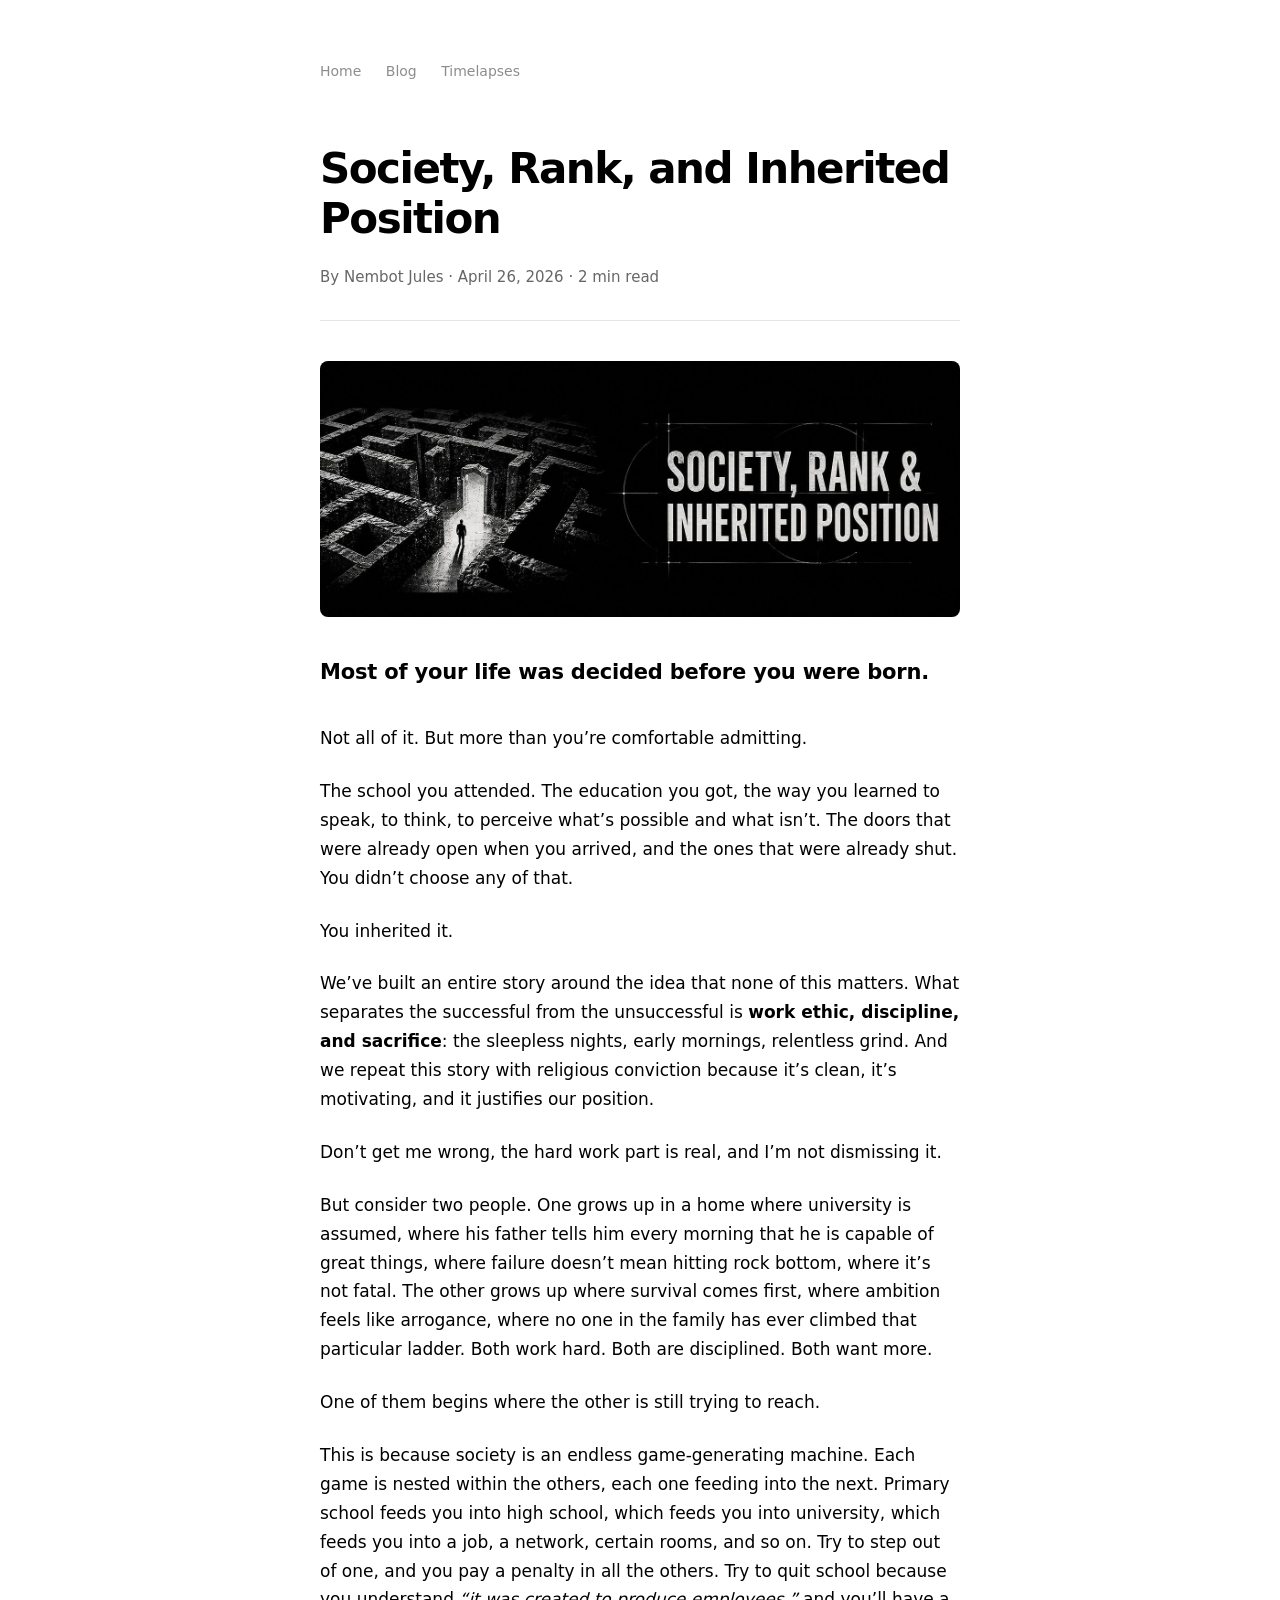
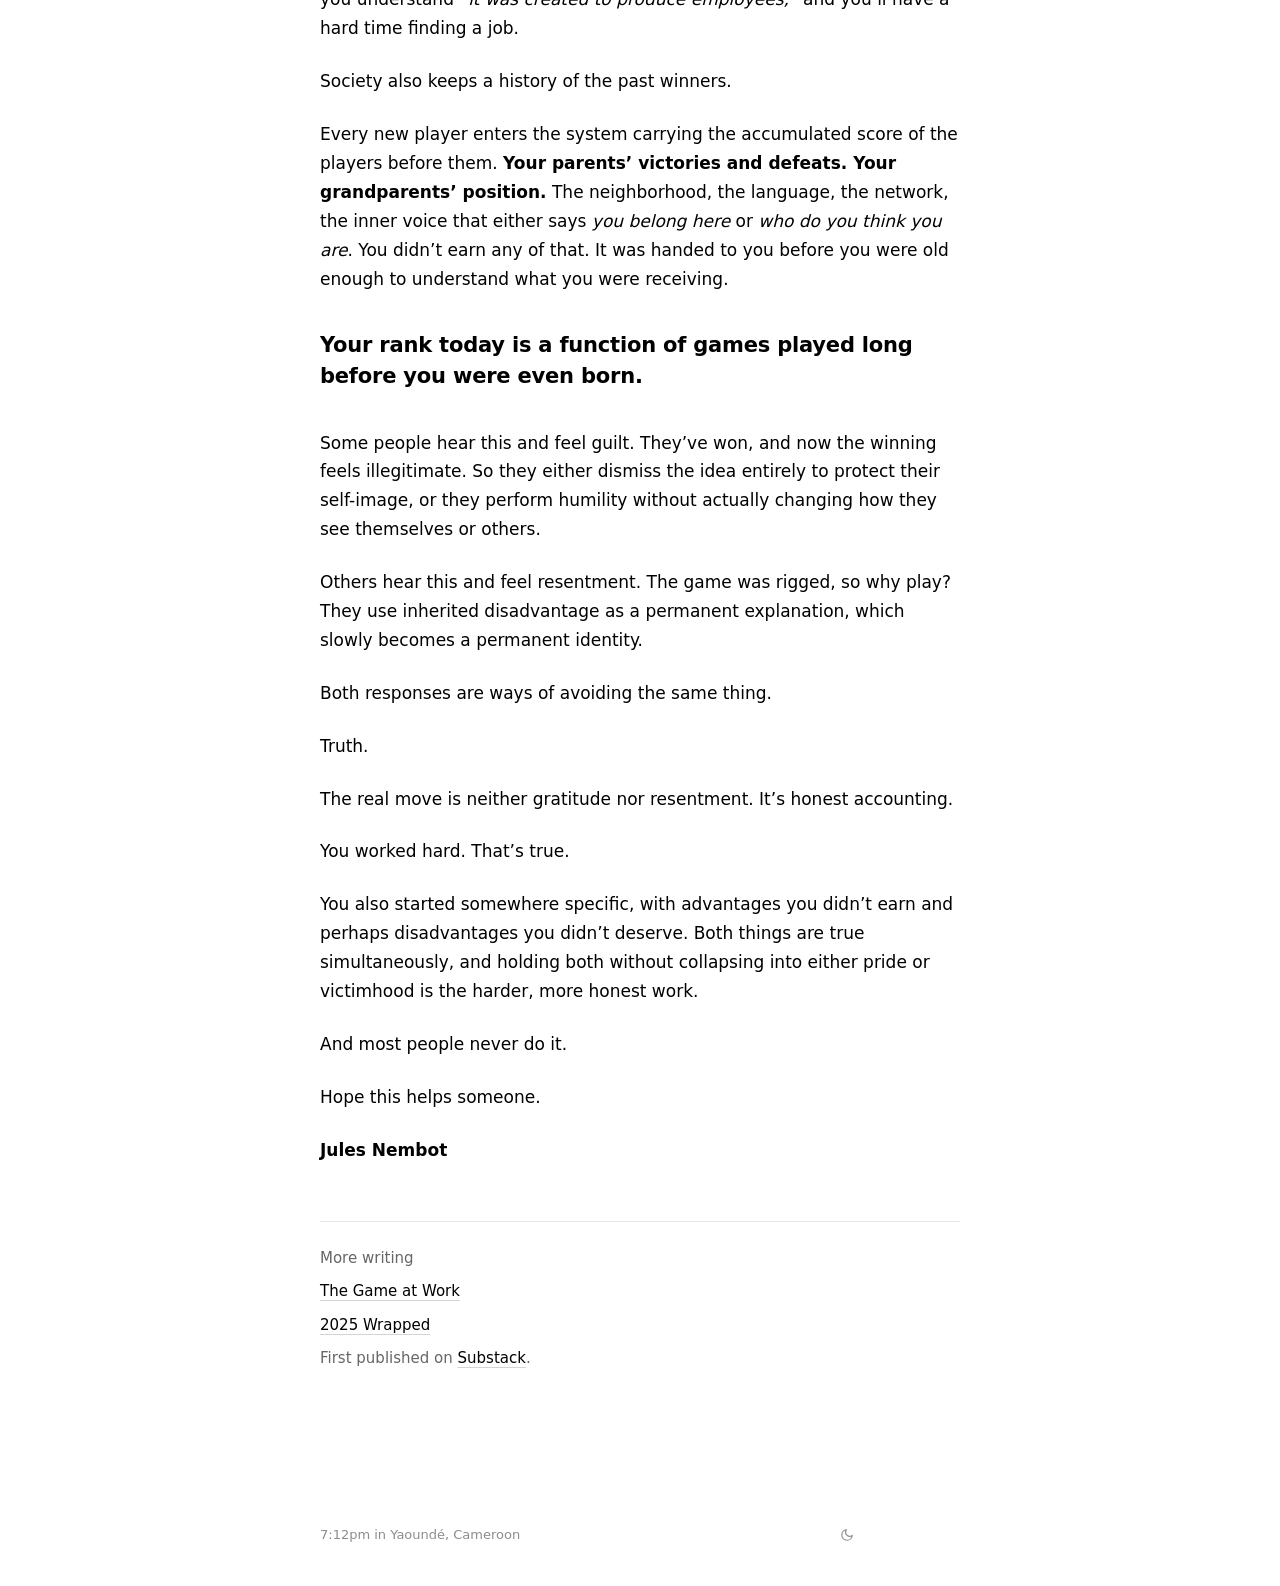
<file: blog/society-rank-and-inherited-position.html>
<!DOCTYPE html>
<html lang="en" data-theme="light">
<head>
    <meta charset="UTF-8">
    <meta name="viewport" content="width=device-width, initial-scale=1.0">
    <title>Society, Rank, and Inherited Position — Nembot Jules</title>
    <meta name="description" content="Most of your life was decided before you were born. On nested games, inherited scores, and the honest accounting between pride and victimhood.">
    <meta property="og:title" content="Society, Rank, and Inherited Position">
    <meta property="og:description" content="Most of your life was decided before you were born. On nested games, inherited scores, and the honest accounting between pride and victimhood.">
    <meta property="og:image" content="https://nembotjules.vercel.app/blog/covers/society-rank-and-inherited-position.jpg">
    <meta property="og:type" content="article">
    <meta name="author" content="Nembot Jules">
    <script>
        // Early theme setting to avoid flash
        (function() {
            const stored = localStorage.getItem('theme');
            const theme = stored || (window.matchMedia('(prefers-color-scheme: dark)').matches ? 'dark' : 'light');
            document.documentElement.setAttribute('data-theme', theme);
        })();
    </script>
    <style>
        @font-face {
            font-family: 'Inter';
            font-style: normal;
            font-weight: 100 900;
            font-display: swap;
            src: url('/fonts/inter-variable.woff2') format('woff2-variations');
        }
        
        :root[data-theme="light"] {
            --bg: #ffffff;
            --text: #000000;
            --text-secondary: #666666;
            --border: #e5e5e5;
            --code-bg: #f5f5f5;
            --checklist-bg: #fafafa;
        }
        
        :root[data-theme="dark"] {
            --bg: #0a0a0a;
            --text: #f0f0f0;
            --text-secondary: #a0a0a0;
            --border: #2a2a2a;
            --code-bg: #1a1a1a;
            --checklist-bg: #141414;
        }
        
        * {
            margin: 0;
            padding: 0;
            box-sizing: border-box;
        }
        
        body {
            font-family: Inter, system-ui, -apple-system, sans-serif;
            background-color: var(--bg);
            color: var(--text);
            line-height: 1.7;
            padding: 60px 20px 80px;
            max-width: 680px;
            margin: 0 auto;
            transition: background-color 0.2s, color 0.2s;
        }
        
        a {
            color: var(--text);
            text-decoration: none;
            border-bottom: 1px solid var(--text);
            transition: opacity 0.2s ease;
        }
        
        a:hover {
            opacity: 0.6;
        }
        
        nav {
            margin-bottom: 60px;
            font-size: 14px;
        }
        
        nav a {
            margin-right: 20px;
            border-bottom: none;
        }
        
        nav a:hover {
            border-bottom: 1px solid var(--text);
        }
        
        article {
            margin-bottom: 80px;
        }
        
        h1 {
            font-size: 42px;
            font-weight: 700;
            margin-bottom: 20px;
            letter-spacing: -1.5px;
            line-height: 1.2;
        }
        
        .byline {
            font-size: 15px;
            color: var(--text-secondary);
            margin-bottom: 40px;
            padding-bottom: 30px;
            border-bottom: 1px solid var(--border);
        }
        
        h2 {
            font-size: 28px;
            font-weight: 600;
            margin-top: 48px;
            margin-bottom: 20px;
            letter-spacing: -0.5px;
        }
        
        h3 {
            font-size: 20px;
            font-weight: 600;
            margin-top: 32px;
            margin-bottom: 16px;
        }
        
        p {
            margin-bottom: 24px;
            font-size: 17px;
            line-height: 1.7;
        }
        
        ul, ol {
            margin-bottom: 24px;
            padding-left: 24px;
        }
        
        li {
            margin-bottom: 12px;
            font-size: 17px;
            line-height: 1.7;
        }
        
        code {
            font-family: ui-monospace, SFMono-Regular, Menlo, Monaco, Consolas, monospace;
            font-size: 15px;
            background: var(--code-bg);
            padding: 2px 6px;
            border-radius: 3px;
        }
        
        pre {
            background: var(--code-bg);
            padding: 20px;
            border-radius: 6px;
            overflow-x: auto;
            margin-bottom: 24px;
            border-left: 3px solid var(--text);
        }
        
        pre code {
            background: none;
            padding: 0;
        }
        
        blockquote {
            border-left: 3px solid var(--text);
            padding-left: 20px;
            margin: 24px 0;
            font-style: italic;
            color: var(--text-secondary);
        }
        
        .checklist {
            background: var(--checklist-bg);
            padding: 24px;
            border-radius: 6px;
            margin: 32px 0;
            border: 1px solid var(--border);
        }
        
        .checklist h4 {
            font-size: 18px;
            font-weight: 600;
            margin-bottom: 16px;
        }
        
        .checklist ul {
            list-style: none;
            padding-left: 0;
        }
        
        .checklist li::before {
            content: "☐ ";
            margin-right: 8px;
            font-size: 16px;
        }
        
        footer {
            position: fixed;
            bottom: 0;
            left: 0;
            right: 0;
            background-color: var(--bg);
            border-top: 1px solid var(--border);
            padding: 12px 20px;
            display: flex;
            justify-content: space-between;
            align-items: center;
            font-size: 13px;
            transition: background-color 0.2s, border-color 0.2s;
        }
        
        .theme-toggle {
            background: none;
            border: 1px solid var(--border);
            color: var(--text);
            padding: 4px 12px;
            cursor: pointer;
            border-radius: 4px;
            font-size: 13px;
            font-family: Inter, system-ui, -apple-system, sans-serif;
            transition: background-color 0.2s, border-color 0.2s;
        }
        
        .theme-toggle:hover {
            background-color: var(--code-bg);
        }
        
        @media (max-width: 480px) {
            body {
                padding: 40px 15px 80px;
            }
            
            h1 {
                font-size: 32px;
            }
            
            h2 {
                font-size: 24px;
            }
            
            p, li {
                font-size: 16px;
            }
            
            footer {
                font-size: 12px;
                padding: 10px 15px;
            }
            
            .theme-toggle {
                font-size: 12px;
                padding: 3px 10px;
            }
        }

        .cover { margin: 0 0 40px; }
        .cover img { width: 100%; height: auto; display: block; border-radius: 8px; }
        .pull { font-size: 21px; line-height: 1.5; font-weight: 600; letter-spacing: -0.2px; margin: 36px 0; }
        h2 { font-size: 24px; line-height: 1.3; }
        h3 { line-height: 1.4; }
        blockquote p { margin-bottom: 8px; }
        blockquote cite { display: block; font-style: normal; font-size: 15px; }
        blockquote cite::before { content: "— "; }
        .signoff { font-weight: 600; }
        .also { margin-top: 56px; padding-top: 24px; border-top: 1px solid var(--border); font-size: 15px; color: var(--text-secondary); }
        .also p { font-size: 15px; margin-bottom: 8px; }
    </style>
    <link rel="stylesheet" href="/assets/site.css">
</head>
<body>
    <nav>
        <a href="/index.html">Home</a>
        <a href="/blog/index.html">Blog</a>
        <a href="/timelapses.html">Timelapses</a>
    </nav>

    <article>
        <h1>Society, Rank, and Inherited Position</h1>
        <div class="byline">
            By Nembot Jules · April 26, 2026 · 2 min read
        </div>

        <figure class="cover"><img src="/blog/covers/society-rank-and-inherited-position.jpg" alt="A figure standing in a stone labyrinth" width="1400" loading="eager"></figure>

<p class="pull">Most of your life was decided before you were born.</p>
<p>Not all of it. But more than you’re comfortable admitting.</p>
<p>The school you attended. The education you got, the way you learned to speak, to think, to perceive what’s possible and what isn’t. The doors that were already open when you arrived, and the ones that were already shut. You didn’t choose any of that.</p>
<p>You inherited it.</p>
<p>We’ve built an entire story around the idea that none of this matters. What separates the successful from the unsuccessful is <strong>work ethic, discipline, and sacrifice</strong>: the sleepless nights, early mornings, relentless grind. And we repeat this story with religious conviction because it’s clean, it’s motivating, and it justifies our position.</p>
<p>Don’t get me wrong, the hard work part is real, and I’m not dismissing it.</p>
<p>But consider two people. One grows up in a home where university is assumed, where his father tells him every morning that he is capable of great things, where failure doesn’t mean hitting rock bottom, where it’s not fatal. The other grows up where survival comes first, where ambition feels like arrogance, where no one in the family has ever climbed that particular ladder. Both work hard. Both are disciplined. Both want more.</p>
<p>One of them begins where the other is still trying to reach.</p>
<p>This is because society is an endless game-generating machine. Each game is nested within the others, each one feeding into the next. Primary school feeds you into high school, which feeds you into university, which feeds you into a job, a network, certain rooms, and so on. Try to step out of one, and you pay a penalty in all the others. Try to quit school because you understand <em>“it was created to produce employees,”</em> and you’ll have a hard time finding a job.</p>
<p>Society also keeps a history of the past winners.</p>
<p>Every new player enters the system carrying the accumulated score of the players before them. <strong>Your parents’ victories and defeats. Your grandparents’ position.</strong> The neighborhood, the language, the network, the inner voice that either says <em>you belong here</em> or <em>who do you think you are</em>. You didn’t earn any of that. It was handed to you before you were old enough to understand what you were receiving.</p>
<p class="pull">Your rank today is a function of games played long before you were even born.</p>
<p>Some people hear this and feel guilt. They’ve won, and now the winning feels illegitimate. So they either dismiss the idea entirely to protect their self-image, or they perform humility without actually changing how they see themselves or others.</p>
<p>Others hear this and feel resentment. The game was rigged, so why play? They use inherited disadvantage as a permanent explanation, which slowly becomes a permanent identity.</p>
<p>Both responses are ways of avoiding the same thing.</p>
<p>Truth.</p>
<p>The real move is neither gratitude nor resentment. It’s honest accounting.</p>
<p>You worked hard. That’s true.</p>
<p>You also started somewhere specific, with advantages you didn’t earn and perhaps disadvantages you didn’t deserve. Both things are true simultaneously, and holding both without collapsing into either pride or victimhood is the harder, more honest work.</p>
<p>And most people never do it.</p>
<p>Hope this helps someone.</p>
<p class="signoff">Jules Nembot</p>

        <div class="also">
            <p>More writing</p>
            <p><a href="/blog/the-game-at-work.html">The Game at Work</a></p>
            <p><a href="/blog/2025-wrapped.html">2025 Wrapped</a></p>
            <p>First published on <a href="https://substack.com/@julesnembot">Substack</a>.</p>
        </div>
    </article>

    <footer class="site-footer">
        <p><span id="time" class="tabular-nums" style="visibility:hidden">0:00pm</span> in Yaoundé, Cameroon</p>
        <button type="button" class="theme-toggle" id="theme-toggle" aria-label="Switch to dark theme"></button>
    </footer>
    <script src="/assets/site.js"></script>
</body>
</html>
</file>
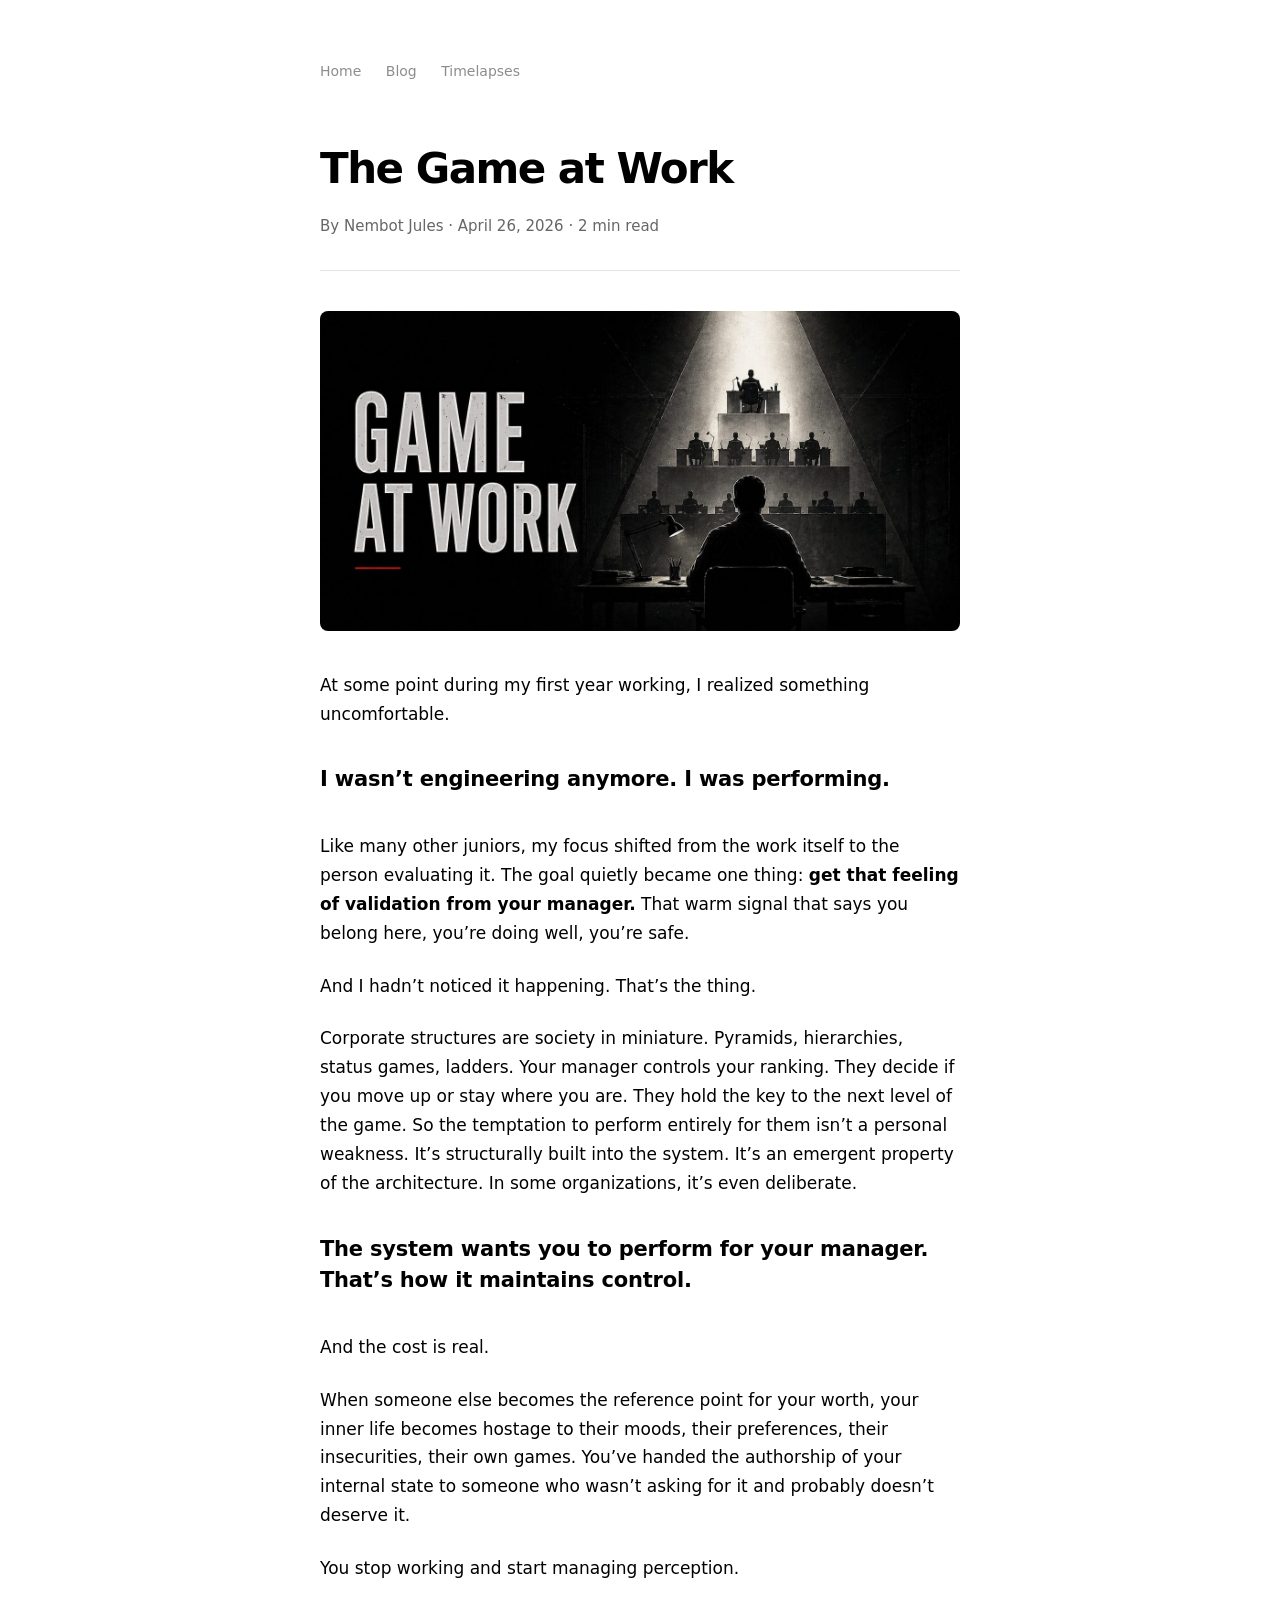
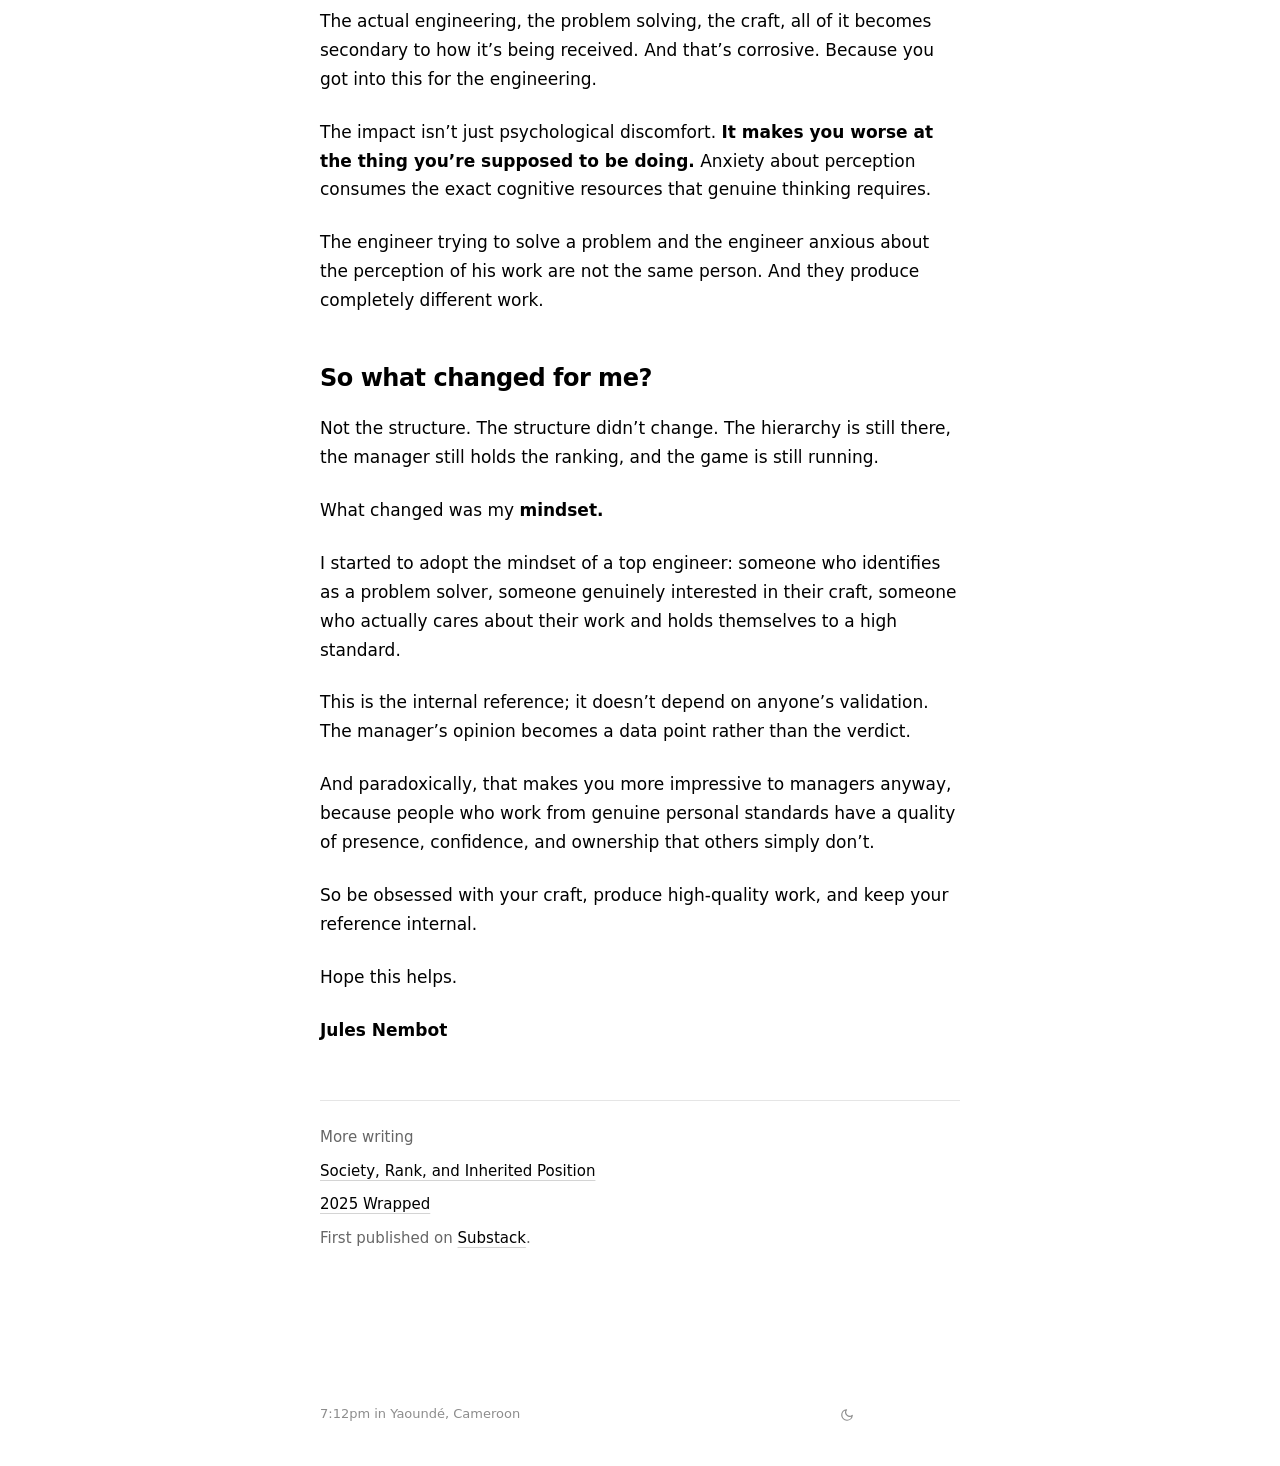
<file: blog/the-game-at-work.html>
<!DOCTYPE html>
<html lang="en" data-theme="light">
<head>
    <meta charset="UTF-8">
    <meta name="viewport" content="width=device-width, initial-scale=1.0">
    <title>The Game at Work — Nembot Jules</title>
    <meta name="description" content="At some point during my first year working, I realized I wasn’t engineering anymore. I was performing. On managers, validation, and keeping your reference internal.">
    <meta property="og:title" content="The Game at Work">
    <meta property="og:description" content="At some point during my first year working, I realized I wasn’t engineering anymore. I was performing. On managers, validation, and keeping your reference internal.">
    <meta property="og:image" content="https://nembotjules.vercel.app/blog/covers/the-game-at-work.jpg">
    <meta property="og:type" content="article">
    <meta name="author" content="Nembot Jules">
    <script>
        // Early theme setting to avoid flash
        (function() {
            const stored = localStorage.getItem('theme');
            const theme = stored || (window.matchMedia('(prefers-color-scheme: dark)').matches ? 'dark' : 'light');
            document.documentElement.setAttribute('data-theme', theme);
        })();
    </script>
    <style>
        @font-face {
            font-family: 'Inter';
            font-style: normal;
            font-weight: 100 900;
            font-display: swap;
            src: url('/fonts/inter-variable.woff2') format('woff2-variations');
        }
        
        :root[data-theme="light"] {
            --bg: #ffffff;
            --text: #000000;
            --text-secondary: #666666;
            --border: #e5e5e5;
            --code-bg: #f5f5f5;
            --checklist-bg: #fafafa;
        }
        
        :root[data-theme="dark"] {
            --bg: #0a0a0a;
            --text: #f0f0f0;
            --text-secondary: #a0a0a0;
            --border: #2a2a2a;
            --code-bg: #1a1a1a;
            --checklist-bg: #141414;
        }
        
        * {
            margin: 0;
            padding: 0;
            box-sizing: border-box;
        }
        
        body {
            font-family: Inter, system-ui, -apple-system, sans-serif;
            background-color: var(--bg);
            color: var(--text);
            line-height: 1.7;
            padding: 60px 20px 80px;
            max-width: 680px;
            margin: 0 auto;
            transition: background-color 0.2s, color 0.2s;
        }
        
        a {
            color: var(--text);
            text-decoration: none;
            border-bottom: 1px solid var(--text);
            transition: opacity 0.2s ease;
        }
        
        a:hover {
            opacity: 0.6;
        }
        
        nav {
            margin-bottom: 60px;
            font-size: 14px;
        }
        
        nav a {
            margin-right: 20px;
            border-bottom: none;
        }
        
        nav a:hover {
            border-bottom: 1px solid var(--text);
        }
        
        article {
            margin-bottom: 80px;
        }
        
        h1 {
            font-size: 42px;
            font-weight: 700;
            margin-bottom: 20px;
            letter-spacing: -1.5px;
            line-height: 1.2;
        }
        
        .byline {
            font-size: 15px;
            color: var(--text-secondary);
            margin-bottom: 40px;
            padding-bottom: 30px;
            border-bottom: 1px solid var(--border);
        }
        
        h2 {
            font-size: 28px;
            font-weight: 600;
            margin-top: 48px;
            margin-bottom: 20px;
            letter-spacing: -0.5px;
        }
        
        h3 {
            font-size: 20px;
            font-weight: 600;
            margin-top: 32px;
            margin-bottom: 16px;
        }
        
        p {
            margin-bottom: 24px;
            font-size: 17px;
            line-height: 1.7;
        }
        
        ul, ol {
            margin-bottom: 24px;
            padding-left: 24px;
        }
        
        li {
            margin-bottom: 12px;
            font-size: 17px;
            line-height: 1.7;
        }
        
        code {
            font-family: ui-monospace, SFMono-Regular, Menlo, Monaco, Consolas, monospace;
            font-size: 15px;
            background: var(--code-bg);
            padding: 2px 6px;
            border-radius: 3px;
        }
        
        pre {
            background: var(--code-bg);
            padding: 20px;
            border-radius: 6px;
            overflow-x: auto;
            margin-bottom: 24px;
            border-left: 3px solid var(--text);
        }
        
        pre code {
            background: none;
            padding: 0;
        }
        
        blockquote {
            border-left: 3px solid var(--text);
            padding-left: 20px;
            margin: 24px 0;
            font-style: italic;
            color: var(--text-secondary);
        }
        
        .checklist {
            background: var(--checklist-bg);
            padding: 24px;
            border-radius: 6px;
            margin: 32px 0;
            border: 1px solid var(--border);
        }
        
        .checklist h4 {
            font-size: 18px;
            font-weight: 600;
            margin-bottom: 16px;
        }
        
        .checklist ul {
            list-style: none;
            padding-left: 0;
        }
        
        .checklist li::before {
            content: "☐ ";
            margin-right: 8px;
            font-size: 16px;
        }
        
        footer {
            position: fixed;
            bottom: 0;
            left: 0;
            right: 0;
            background-color: var(--bg);
            border-top: 1px solid var(--border);
            padding: 12px 20px;
            display: flex;
            justify-content: space-between;
            align-items: center;
            font-size: 13px;
            transition: background-color 0.2s, border-color 0.2s;
        }
        
        .theme-toggle {
            background: none;
            border: 1px solid var(--border);
            color: var(--text);
            padding: 4px 12px;
            cursor: pointer;
            border-radius: 4px;
            font-size: 13px;
            font-family: Inter, system-ui, -apple-system, sans-serif;
            transition: background-color 0.2s, border-color 0.2s;
        }
        
        .theme-toggle:hover {
            background-color: var(--code-bg);
        }
        
        @media (max-width: 480px) {
            body {
                padding: 40px 15px 80px;
            }
            
            h1 {
                font-size: 32px;
            }
            
            h2 {
                font-size: 24px;
            }
            
            p, li {
                font-size: 16px;
            }
            
            footer {
                font-size: 12px;
                padding: 10px 15px;
            }
            
            .theme-toggle {
                font-size: 12px;
                padding: 3px 10px;
            }
        }

        .cover { margin: 0 0 40px; }
        .cover img { width: 100%; height: auto; display: block; border-radius: 8px; }
        .pull { font-size: 21px; line-height: 1.5; font-weight: 600; letter-spacing: -0.2px; margin: 36px 0; }
        h2 { font-size: 24px; line-height: 1.3; }
        h3 { line-height: 1.4; }
        blockquote p { margin-bottom: 8px; }
        blockquote cite { display: block; font-style: normal; font-size: 15px; }
        blockquote cite::before { content: "— "; }
        .signoff { font-weight: 600; }
        .also { margin-top: 56px; padding-top: 24px; border-top: 1px solid var(--border); font-size: 15px; color: var(--text-secondary); }
        .also p { font-size: 15px; margin-bottom: 8px; }
    </style>
    <link rel="stylesheet" href="/assets/site.css">
</head>
<body>
    <nav>
        <a href="/index.html">Home</a>
        <a href="/blog/index.html">Blog</a>
        <a href="/timelapses.html">Timelapses</a>
    </nav>

    <article>
        <h1>The Game at Work</h1>
        <div class="byline">
            By Nembot Jules · April 26, 2026 · 2 min read
        </div>

        <figure class="cover"><img src="/blog/covers/the-game-at-work.jpg" alt="A pyramid of desks under a spotlight, with a lone engineer at the bottom" width="1400" loading="eager"></figure>

<p>At some point during my first year working, I realized something uncomfortable.</p>
<p class="pull">I wasn’t engineering anymore. I was performing.</p>
<p>Like many other juniors, my focus shifted from the work itself to the person evaluating it. The goal quietly became one thing: <strong>get that feeling of validation from your manager.</strong> That warm signal that says you belong here, you’re doing well, you’re safe.</p>
<p>And I hadn’t noticed it happening. That’s the thing.</p>
<p>Corporate structures are society in miniature. Pyramids, hierarchies, status games, ladders. Your manager controls your ranking. They decide if you move up or stay where you are. They hold the key to the next level of the game. So the temptation to perform entirely for them isn’t a personal weakness. It’s structurally built into the system. It’s an emergent property of the architecture. In some organizations, it’s even deliberate.</p>
<p class="pull">The system wants you to perform for your manager. That’s how it maintains control.</p>
<p>And the cost is real.</p>
<p>When someone else becomes the reference point for your worth, your inner life becomes hostage to their moods, their preferences, their insecurities, their own games. You’ve handed the authorship of your internal state to someone who wasn’t asking for it and probably doesn’t deserve it.</p>
<p>You stop working and start managing perception.</p>
<p>The actual engineering, the problem solving, the craft, all of it becomes secondary to how it’s being received. And that’s corrosive. Because you got into this for the engineering.</p>
<p>The impact isn’t just psychological discomfort. <strong>It makes you worse at the thing you’re supposed to be doing.</strong> Anxiety about perception consumes the exact cognitive resources that genuine thinking requires.</p>
<p>The engineer trying to solve a problem and the engineer anxious about the perception of his work are not the same person. And they produce completely different work.</p>
<h2>So what changed for me?</h2>
<p>Not the structure. The structure didn’t change. The hierarchy is still there, the manager still holds the ranking, and the game is still running.</p>
<p>What changed was my <strong>mindset.</strong></p>
<p>I started to adopt the mindset of a top engineer: someone who identifies as a problem solver, someone genuinely interested in their craft, someone who actually cares about their work and holds themselves to a high standard.</p>
<p>This is the internal reference; it doesn’t depend on anyone’s validation. The manager’s opinion becomes a data point rather than the verdict.</p>
<p>And paradoxically, that makes you more impressive to managers anyway, because people who work from genuine personal standards have a quality of presence, confidence, and ownership that others simply don’t.</p>
<p>So be obsessed with your craft, produce high-quality work, and keep your reference internal.</p>
<p>Hope this helps.</p>
<p class="signoff">Jules Nembot</p>

        <div class="also">
            <p>More writing</p>
            <p><a href="/blog/society-rank-and-inherited-position.html">Society, Rank, and Inherited Position</a></p>
            <p><a href="/blog/2025-wrapped.html">2025 Wrapped</a></p>
            <p>First published on <a href="https://substack.com/@julesnembot">Substack</a>.</p>
        </div>
    </article>

    <footer class="site-footer">
        <p><span id="time" class="tabular-nums" style="visibility:hidden">0:00pm</span> in Yaoundé, Cameroon</p>
        <button type="button" class="theme-toggle" id="theme-toggle" aria-label="Switch to dark theme"></button>
    </footer>
    <script src="/assets/site.js"></script>
</body>
</html>
</file>
<file: assets/site.css>
/* Shared across every page, loaded after each page's own <style> so these rules win.
   Footer + links follow the minimal style: muted footer, local time + city, icon theme toggle,
   and soft hairline underlines that darken on hover. */

:root[data-theme="light"] { --muted: rgba(0, 0, 0, 0.45); --hairline: rgba(17, 17, 17, 0.18); --hairline-hover: rgba(17, 17, 17, 0.6); }
:root[data-theme="dark"]  { --muted: rgba(255, 255, 255, 0.45); --hairline: rgba(237, 237, 237, 0.22); --hairline-hover: rgba(237, 237, 237, 0.65); }

/* Links: thin, faint underline; darker on hover. No opacity fade, no thick border. */
a {
    border-bottom: none !important;
    text-decoration-line: underline;
    text-decoration-thickness: 1px;
    text-underline-offset: 0.28em;
    text-decoration-color: var(--hairline);
    transition: text-decoration-color 0.2s ease, color 0.2s ease;
}
a:hover {
    opacity: 1 !important;
    text-decoration-line: underline;
    text-decoration-color: var(--hairline-hover);
}

/* Navigation and list titles stay clean: muted → ink on hover, no underline. */
nav a, .post-title a, .tile, .no-underline { text-decoration: none !important; }
nav a { color: var(--muted) !important; transition: color 0.2s ease; }
nav a:hover { color: var(--text) !important; }
.post-title a:hover { text-decoration: underline !important; text-decoration-color: var(--hairline-hover) !important; }

body { padding-bottom: 0 !important; }

/* Same measure as the reference footer: a 534px row, so the toggle sits close to the time. */
footer.site-footer {
    position: static;
    max-width: 534px;
    margin: 0;
    padding: 72px 0 40px;
    border: none;
    background: none;
    display: flex;
    justify-content: space-between;
    align-items: center;
    gap: 8px;
    font-size: 13px;
    color: var(--muted);
}
footer.site-footer p { margin: 0; font-size: 13px; }
.tabular-nums { font-variant-numeric: tabular-nums; }

footer.site-footer .theme-toggle {
    display: inline-flex;
    align-items: center;
    justify-content: center;
    background: none;
    border: none;
    color: var(--muted);
    cursor: pointer;
    padding: 6px;
    margin: -6px;
    border-radius: 6px;
    transition: color 0.2s ease;
}
footer.site-footer .theme-toggle:hover { color: var(--text); background: none; }

@media (max-width: 480px) {
    footer.site-footer { font-size: 12px; padding: 56px 0 32px; }
    footer.site-footer .theme-toggle { padding: 6px; font-size: inherit; }
}
</file>
